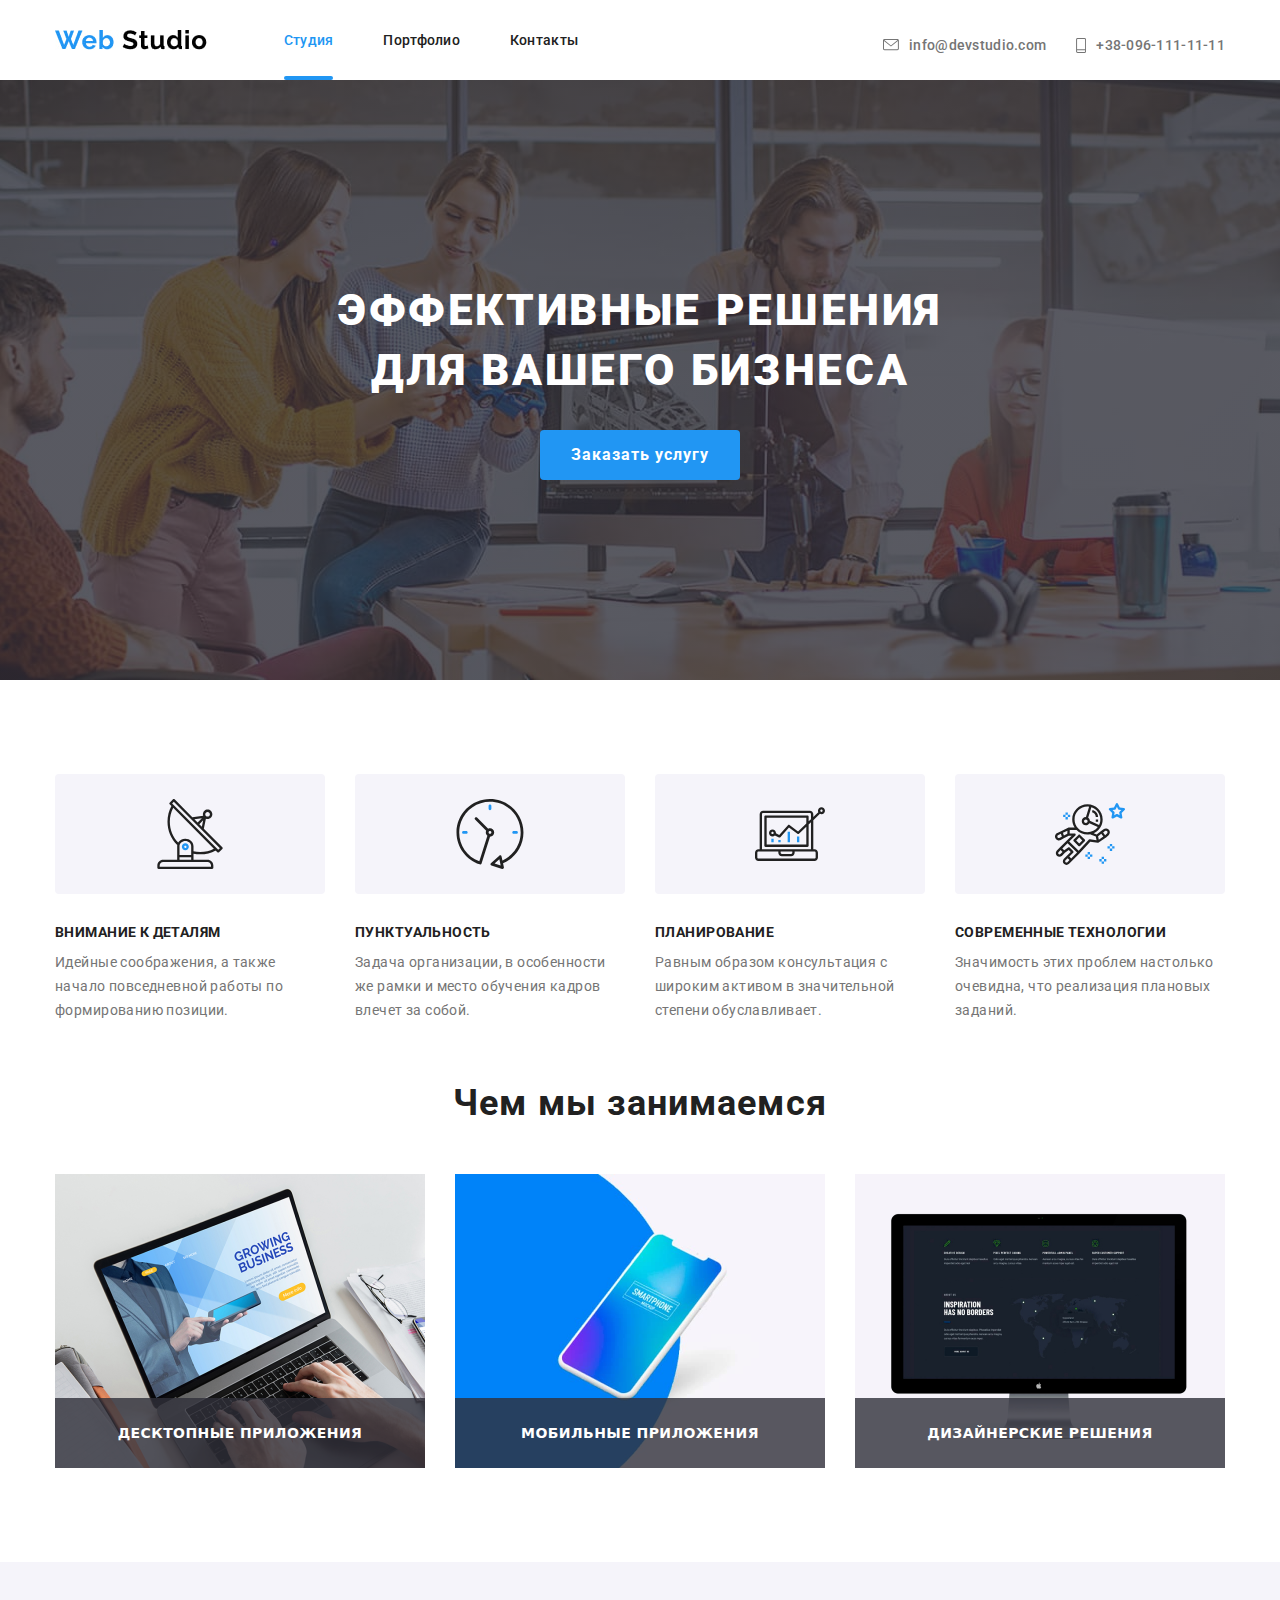
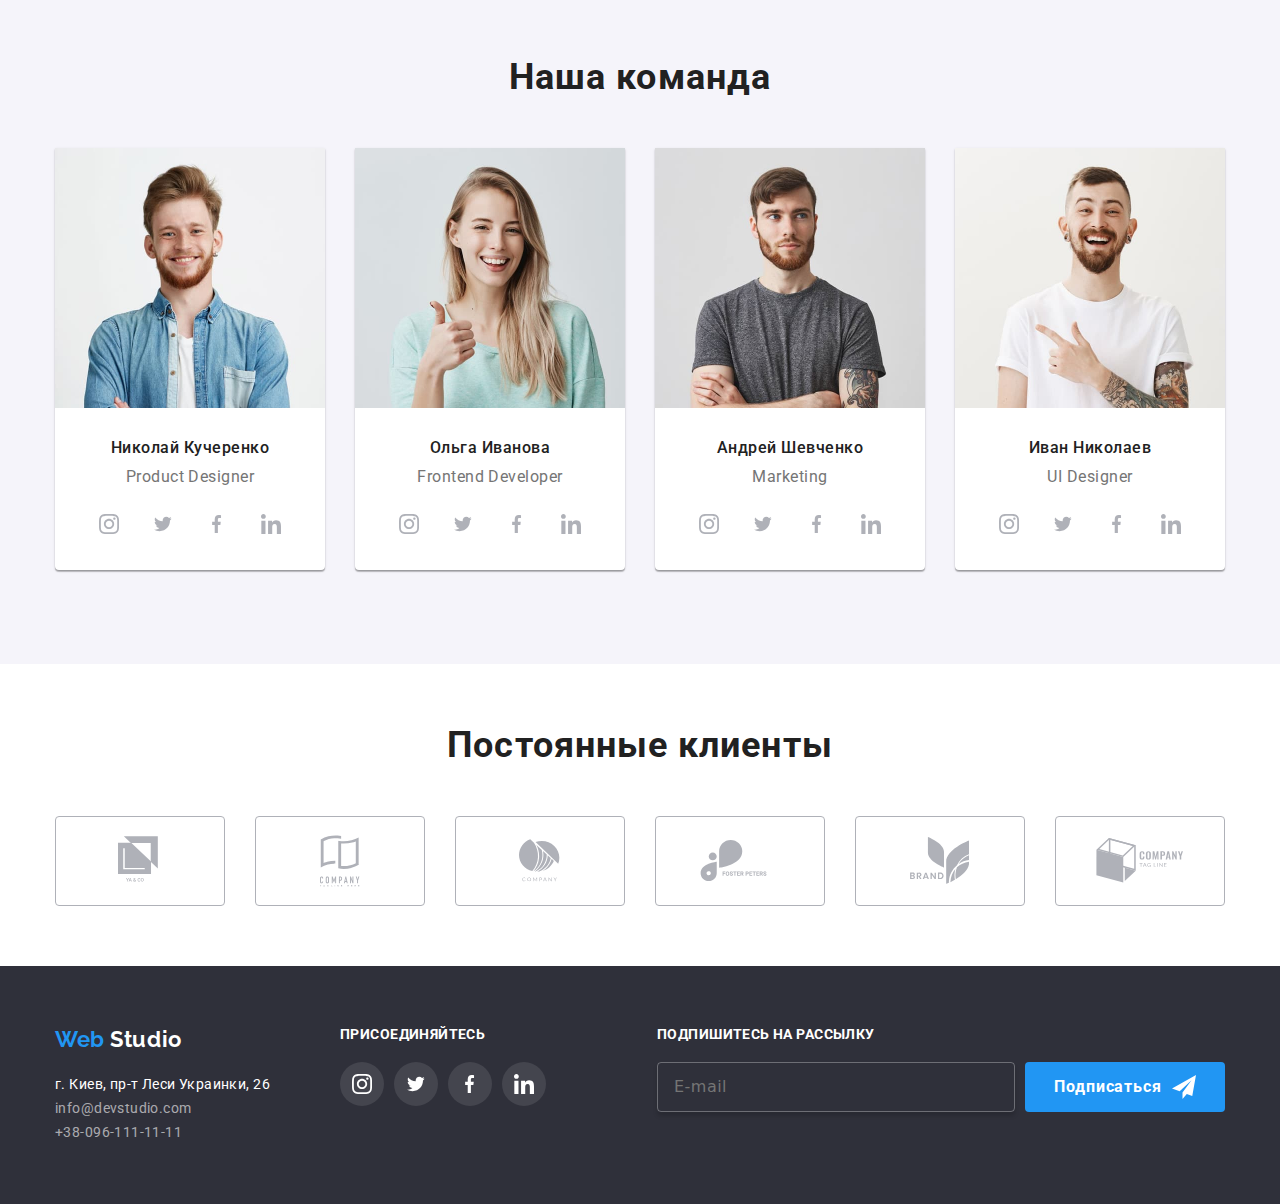
<file: index.html>
<!DOCTYPE html>
<html lang="en-ru">
  <head>
    <meta charset="UTF-8" />
    <meta name="viewport" content="width=device-width, initial-scale=1.0" />
    <title>Document</title>
    <link href="https://fonts.googleapis.com/css2?family=Raleway:wght@700&family=Roboto:wght@400;500;700;900&display=swap" rel="stylesheet" />
    <link rel="stylesheet" href="https://cdnjs.cloudflare.com/ajax/libs/modern-normalize/0.7.0/modern-normalize.min.css" />

    <!-- <link rel="stylesheet" href="./css/styles.css" /> -->
    <link rel="stylesheet" href="./css/main.min.css" />
    <link rel="stylesheet" href="./images/sprite.svg" />
  </head>

  <body>
    <header class="header">
      <div class="header-container">
        <a class="logo-link" href="#"><img src="./images/WebStudio.jpg" alt="Web Studio" /></a>

        <button type="button" class="mobile-menu-button" aria-expanded="false" aria-controls="nav-address-container" data-menu-button>
          <svg width="40" height="40" aria-label="Переключатель мобильного меню">
            <use class="icon-menu" href="./images/sprite.svg#icon-menu"></use>
            <use class="icon-cross" href="./images/sprite.svg#icon-cross"></use>
          </svg>
        </button>

        <div class="nav-address-container" id="nav-address-container" data-menu>
          <nav class="site-nav-container">
            <ul class="site-nav-list">
              <li class="site-nav-item"><a href="./index.html" class="site-nav-link active">Студия</a></li>
              <li class="site-nav-item"><a href="./portfolio.html" class="site-nav-link">Портфолио</a></li>
              <li class="site-nav-item"><a href="#" class="site-nav-link">Контакты</a></li>
            </ul>
          </nav>

          <address class="header-address-container">
            <ul class="header-address-list">
              <li class="header-address-item">
                <a class="header-address-link" href="#mailto:info@devstudio.com">
                  <svg class="header-address-icon envelope" width="16px" height="12px">
                    <use href="./images/sprite.svg#icon-envelope"></use>
                  </svg>
                  info@devstudio.com
                </a>
              </li>
              <li class="header-address-item">
                <a class="header-address-link" href="#tel:+380961111111">
                  <svg class="header-address-icon phone" width="10px" height="15px">
                    <use href="./images/sprite.svg#icon-phone"></use>
                  </svg>
                  +38-096-111-11-11
                </a>
              </li>
            </ul>
          </address>
        </div>
      </div>
    </header>

    <main>
      <section class="hero-section">
        <div class="hero-container">
          <h1 class="hero-title" lang="ru">
            Эффективные решения <br />
            для вашего бизнеса
          </h1>
          <button class="order-button" type="button" data-modal-open>Заказать услугу</button>
        </div>
      </section>

      <section class="features-section">
        <div class="features-container">
          <ul class="features-list">
            <!-- <li class="feachers-item icon-antenna"> -->
            <li class="feachers-item">
              <div class="feachers-icon-container">
                <svg class="feachers-icon">
                  <use class="feachers-svg" href="./images/sprite.svg#icon-antenna"></use>
                </svg>
              </div>
              <h2 class="features-title">Внимание к деталям</h2>
              <p class="features-text">
                Идейные соображения, а также начало повседневной работы по формированию позиции.
              </p>
            </li>

            <!-- <li class="feachers-item icon-clock"> -->
            <li class="feachers-item">
              <div class="feachers-icon-container">
                <svg class="feachers-icon">
                  <use class="feachers-svg" href="./images/sprite.svg#icon-clock"></use>
                </svg>
              </div>
              <h2 class="features-title">Пунктуальность</h2>
              <p class="features-text">
                Задача организации, в особенности же рамки и место обучения кадров влечет за собой.
              </p>
            </li>

            <!-- <li class="feachers-item icon-diagram"> -->
            <li class="feachers-item">
              <div class="feachers-icon-container">
                <svg class="feachers-icon">
                  <use class="feachers-svg" href="./images/sprite.svg#icon-diagram"></use>
                </svg>
              </div>
              <h2 class="features-title">Планирование</h2>
              <p class="features-text">
                Равным образом консультация с широким активом в значительной степени обуславливает.
              </p>
            </li>

            <!-- <li class="feachers-item icon-astronaut"> -->
            <li class="feachers-item">
              <div class="feachers-icon-container">
                <svg class="feachers-icon">
                  <use class="feachers-svg" href="./images/sprite.svg#icon-astronaut"></use>
                </svg>
              </div>
              <h2 class="features-title">Современные технологии</h2>
              <p class="features-text">
                Значимость этих проблем настолько очевидна, что реализация плановых заданий.
              </p>
            </li>
          </ul>
        </div>
      </section>

      <section class="doings-section">
        <div class="doings-container">
          <h3 class="page-title">Чем мы занимаемся</h3>
          <ul class="doings-list">
            <li class="doings-card">
              <picture>
                <source srcset="./images/appdesctope-desctope1x.jpg 370w, ./images/appdesctope-desctope2x.jpg 740w" media="(min-width: 1200px)" />
                <img class="doings-image" src="./images/appdesctope-desctope1x.jpg" alt="Десктопные приложения" />
              </picture>
              <h4 class="doings-text">Десктопные приложения</h4>
            </li>

            <li class="doings-card">
              <picture>
                <source srcset="./images/appmobile-desctope1x.jpg 370w, ./images/appmobile-desctope2x.jpg 740w" media="(min-width: 1200px)" />
                <img class="doings-image" src="./images/appmobile-desctope1x.jpg" alt="Мобильные приложения" />
              </picture>
              <h4 class="doings-text">Мобильные приложения</h4>
            </li>

            <li class="doings-card">
              <picture>
                <source srcset="./images/appdesigner-desctope1x.jpg 370w, ./images/appdesigner-desctope2x.jpg 740w" media="(min-width: 1200px)" />
                <img class="doings-image" src="./images/appdesigner-desctope1x.jpg" alt="Дизайнерские решения" />
              </picture>
              <h4 class="doings-text">Дизайнерские решения</h4>
            </li>
          </ul>
        </div>
      </section>

      <section class="team-section">
        <div class="team-container">
          <h3 class="page-title">Наша команда</h3>

          <ul class="team-list">
            <li class="emploee-card">
              <picture>
                <source srcset="./images/John-desktop1x270w.jpg 270w, ./images/John-desktop2x540w.jpg 540w" media="(min-width: 1200px)" />

                <source srcset="./images/John-tablet1x354w.jpg 354w, ./images/John-tablet2x708w.jpg 708w" media="(min-width: 768px)" />

                <source srcset="./images/John-mobile1xw450.jpg 450w, ./images/John-mobile2xw900.jpg 900w" media="(max-width: 767px)" />

                <img class="emploee-image" src="./images/John-mobile1xw450.jpg" alt="John_Smith" />
              </picture>

              <h4 class="emploee-name">Николай Кучеренко</h4>
              <p class="emploee-position">Product Designer</p>

              <ul class="emploee-social-list">
                <li class="emploee-social-item">
                  <a class="emploee-social-link" href="#">
                    <svg class="emploee-social-icon" width="20px" height="20px">
                      <use href="./images/sprite.svg#icon-instagram"></use>
                    </svg>
                  </a>
                </li>

                <li class="emploee-social-item">
                  <a class="emploee-social-link" href="#">
                    <svg class="emploee-social-icon" width="20px" height="16px">
                      <use href="./images/sprite.svg#icon-twitter"></use>
                    </svg>
                  </a>
                </li>

                <li class="emploee-social-item">
                  <a class="emploee-social-link" href="#">
                    <svg class="emploee-social-icon" width="10px" height="20px">
                      <use href="./images/sprite.svg#icon-facebook"></use>
                    </svg>
                  </a>
                </li>

                <li class="emploee-social-item">
                  <a class="emploee-social-link" href="#">
                    <svg class="emploee-social-icon" width="20px" height="20px">
                      <use href="./images/sprite.svg#icon-linkedin"></use>
                    </svg>
                  </a>
                </li>
              </ul>
            </li>

            <li class="emploee-card">
              <picture>
                <source srcset="./images/Marta-desktop1x270w.jpg 270w, ./images/Marta-desktop2x540w.jpg 540w" media="(min-width: 1200px)" />

                <source srcset="./images/Marta-tablet1x354w.jpg 354w, ./images/Marta-tablet2x708w.jpg 708w" media="(min-width: 768px)" />

                <source srcset="./images/Marta-mobile1x450w.jpg 450w, ./images/Marta-mobile2x900w.jpg 900w" media="(max-width: 767px)" />

                <img class="emploee-image" src="./images/Marta-mobile1x450w.jpg" alt="Marta_Stewart" />
              </picture>

              <h4 class="emploee-name">Ольга Иванова</h4>
              <p class="emploee-position">Frontend Developer</p>

              <ul class="emploee-social-list">
                <li class="emploee-social-item">
                  <a class="emploee-social-link" href="#">
                    <svg class="emploee-social-icon" width="20px" height="20px">
                      <use href="./images/sprite.svg#icon-instagram"></use>
                    </svg>
                  </a>
                </li>

                <li class="emploee-social-item">
                  <a class="emploee-social-link" href="#">
                    <svg class="emploee-social-icon" width="20px" height="16px">
                      <use href="./images/sprite.svg#icon-twitter"></use>
                    </svg>
                  </a>
                </li>

                <li class="emploee-social-item">
                  <a class="emploee-social-link" href="#">
                    <svg class="emploee-social-icon" width="10px" height="20px">
                      <use href="./images/sprite.svg#icon-facebook"></use>
                    </svg>
                  </a>
                </li>

                <li class="emploee-social-item">
                  <a class="emploee-social-link" href="#">
                    <svg class="emploee-social-icon" width="20px" height="20px">
                      <use href="./images/sprite.svg#icon-linkedin"></use>
                    </svg>
                  </a>
                </li>
              </ul>
            </li>

            <li class="emploee-card">
              <picture>
                <source srcset="./images/Robert-desktop1x270.jpg 270w, ./images/Robert-desktop2x540.jpg 540w" media="(min-width: 1200px)" />

                <source srcset="./images/Robert-tablet1x354.jpg 354w, ./images/Robert-tablet2x708.jpg 708w" media="(min-width: 768px)" />

                <source srcset="./images/Robert-mobile1x450w.jpg 450w, ./images/Robert-mobile2x900w.jpg 900w" media="(max-width: 767px)" />

                <img class="emploee-image" src="./images/Robert-mobile1x450w.jpg" alt="Robert_Jakis" />
              </picture>

              <h4 class="emploee-name">Андрей Шевченко</h4>
              <p class="emploee-position">Marketing</p>

              <ul class="emploee-social-list">
                <li class="emploee-social-item">
                  <a class="emploee-social-link" href="#">
                    <svg class="emploee-social-icon" width="20px" height="20px">
                      <use href="./images/sprite.svg#icon-instagram"></use>
                    </svg>
                  </a>
                </li>

                <li class="emploee-social-item">
                  <a class="emploee-social-link" href="#">
                    <svg class="emploee-social-icon" width="20px" height="16px">
                      <use href="./images/sprite.svg#icon-twitter"></use>
                    </svg>
                  </a>
                </li>

                <li class="emploee-social-item">
                  <a class="emploee-social-link" href="#">
                    <svg class="emploee-social-icon" width="10px" height="20px">
                      <use href="./images/sprite.svg#icon-facebook"></use>
                    </svg>
                  </a>
                </li>

                <li class="emploee-social-item">
                  <a class="emploee-social-link" href="#">
                    <svg class="emploee-social-icon" width="20px" height="20px">
                      <use href="./images/sprite.svg#icon-linkedin"></use>
                    </svg>
                  </a>
                </li>
              </ul>
            </li>

            <li class="emploee-card">
              <picture>
                <source srcset="./images/Martin-desctop1x270w.jpg 270w, ./images/Martin-desctop2x540w.jpg 540w" media="(min-width: 1200px)" />

                <source srcset="./images/Martin-tablet1x354w.jpg 354w, ./images/Martin-tablet2x708w.jpg 708w" media="(min-width: 768px)" />

                <source srcset="./images/Martin-mobile1x450w.jpg 450w, ./images/Martin-mobile2x900w.jpg 900w" media="(max-width: 767px)" />

                <img class="emploee-image" src="./images/Martin-mobile1x450w.jpg" alt="Martin_Doe" />
              </picture>

              <h4 class="emploee-name">Иван Николаев</h4>
              <p class="emploee-position">UI Designer</p>

              <ul class="emploee-social-list">
                <li class="emploee-social-item">
                  <a class="emploee-social-link" href="#">
                    <svg class="emploee-social-icon" width="20px" height="20px">
                      <use href="./images/sprite.svg#icon-instagram"></use>
                    </svg>
                  </a>
                </li>

                <li class="emploee-social-item">
                  <a class="emploee-social-link" href="#">
                    <svg class="emploee-social-icon" width="20px" height="16px">
                      <use href="./images/sprite.svg#icon-twitter"></use>
                    </svg>
                  </a>
                </li>

                <li class="emploee-social-item">
                  <a class="emploee-social-link" href="#">
                    <svg class="emploee-social-icon" width="10px" height="20px">
                      <use href="./images/sprite.svg#icon-facebook"></use>
                    </svg>
                  </a>
                </li>

                <li class="emploee-social-item">
                  <a class="emploee-social-link" href="#">
                    <svg class="emploee-social-icon" width="20px" height="20px">
                      <use href="./images/sprite.svg#icon-linkedin"></use>
                    </svg>
                  </a>
                </li>
              </ul>
            </li>
          </ul>
        </div>
      </section>

      <section class="customers-section">
        <div class="customers-container">
          <h3 class="page-title">Постоянные клиенты</h3>

          <ul class="customers-list">
            <li class="customers-item">
              <a class="customers-link" href="">
                <svg class="customers-icon" width="44px" height="49px">
                  <use href="./images/sprite.svg#icon-logo1"></use>
                </svg>
              </a>
            </li>

            <li class="customers-item">
              <a class="customers-link" href="">
                <svg class="customers-icon" width="40px" height="52px">
                  <use href="./images/sprite.svg#icon-logo2"></use>
                </svg>
              </a>
            </li>

            <li class="customers-item">
              <a class="customers-link" href="">
                <svg class="customers-icon" width="41px" height="43px">
                  <use href="./images/sprite.svg#icon-logo3"></use>
                </svg>
              </a>
            </li>

            <li class="customers-item">
              <a class="customers-link" href="">
                <svg class="customers-icon" width="80px" height="42px">
                  <use href="./images/sprite.svg#icon-logo4"></use>
                </svg>
              </a>
            </li>

            <li class="customers-item">
              <a class="customers-link" href="">
                <svg class="customers-icon" width="59px" height="47px">
                  <use href="./images/sprite.svg#icon-logo5"></use>
                </svg>
              </a>
            </li>

            <li class="customers-item">
              <a class="customers-link" href="">
                <svg class="customers-icon" width="88px" height="45px">
                  <use href="./images/sprite.svg#icon-logo6"></use>
                </svg>
              </a>
            </li>
          </ul>
        </div>
      </section>
    </main>

    <footer class="footer-section">
      <div class="footer-container">
        <div class="address-joinus-container">
          <address class="footer-address">
            <div class="footer-logo">
              <span class="web-footer">Web</span>
              <span class="studio-footer">Studio</span>
            </div>

            <ul class="footer-address-container">
              <li footer-address-item><span class="location"> г. Киев, пр-т Леси Украинки, 26 </span></li>
              <li footer-address-item><a class="footer-address-link" href="#mailto:info@devstudio.com">info@devstudio.com</a></li>
              <li footer-address-item><a class="footer-address-link" href="#tel:+380961111111">+38-096-111-11-11</a></li>
            </ul>
          </address>

          <div class="join-us-container">
            <p class="join-text">Присоединяйтесь</p>

            <ul class="join-social-list">
              <li class="join-social-item">
                <a class="join-social-link" href="#">
                  <svg class="join-social-icon" width="20px" height="20px">
                    <use href="./images/sprite.svg#icon-instagram"></use>
                  </svg>
                </a>
              </li>

              <li class="join-social-item">
                <a class="join-social-link" href="#">
                  <svg class="join-social-icon" width="20px" height="16px">
                    <use href="./images/sprite.svg#icon-twitter"></use>
                  </svg>
                </a>
              </li>

              <li class="join-social-item">
                <a class="join-social-link" href="#">
                  <svg class="join-social-icon" width="10px" height="20px">
                    <use href="./images/sprite.svg#icon-facebook"></use>
                  </svg>
                </a>
              </li>

              <li class="join-social-item">
                <a class="join-social-link" href="#">
                  <svg class="join-social-icon" width="20px" height="20px">
                    <use href="./images/sprite.svg#icon-linkedin"></use>
                  </svg>
                </a>
              </li>
            </ul>
          </div>
        </div>

        <form class="subscribe-form">
          <p class="subscribe-text">Подпишитесь на рассылку</p>
          <div class="subscribe-container">
            <input class="subscribe-input" type="email" name="mail" placeholder="E-mail" />
            <button class="subscribe-button" type="submit">
              Подписаться
              <svg class="icon-send" width="24px" height="24px">
                <use href="./images/sprite.svg#icon-iconsend"></use>
              </svg>
            </button>
          </div>
        </form>
      </div>
    </footer>

    <div class="backdrop is-hidden" data-modal>
      <form class="popup">
        <button class="popup-close" data-modal-close>
          <svg class="popup-close-icon">
            <use href="./images/sprite.svg#icon-close-black"></use>
          </svg>
        </button>

        <div class="popup-title"><b>Оставьте свои данные, мы Вам перезвоним</b></div>

        <div class="popup-field">
          <!-- for="name" для id="name" -->
          <input class="popup-field-input" type="text" name="name" id="name" placeholder=" " />
          <label class="popup-field-label" for="name">Имя</label>

          <svg class="popup-icon" version="1.1" xmlns="http://www.w3.org/2000/svg" width="12" height="12" viewBox="0 0 32 32">
            <title>person</title>
            <path
              d="M16 16c4.418 0 8-3.582 8-8s-3.582-8-8-8v0c-4.418 0-8 3.582-8 8s3.582 8 8 8v0zM16 20c-5.339 0-16 2.68-16 8v2c0 1.099 0.901 2 2 2h28c1.099 0 2-0.901 2-2v-2c0-5.32-10.661-8-16-8z"
            ></path>
          </svg>
        </div>

        <div class="popup-field">
          <input class="popup-field-input" type="tel" name="telephone" id="telephone" placeholder=" " />
          <label class="popup-field-label" for="telephone">Телефон</label>

          <svg class="popup-icon" version="1.1" xmlns="http://www.w3.org/2000/svg" width="13" height="13" viewBox="0 0 32 32">
            <title>telephone</title>
            <path
              d="M27.419 20.853l-4.201-0.48c-0.116-0.014-0.25-0.023-0.385-0.023-0.909 0-1.732 0.369-2.328 0.964l-3.045 3.045c-4.718-2.435-8.467-6.185-10.835-10.764l-0.065-0.139 3.063-3.056c0.597-0.596 0.966-1.42 0.966-2.33 0-0.135-0.008-0.268-0.024-0.399l0.002 0.016-0.48-4.169c-0.199-1.655-1.595-2.926-3.287-2.926-0.001 0-0.003 0-0.004 0h-2.864c-1.87-0.005-3.424 1.55-3.31 3.417 0.878 14.126 12.174 25.408 26.286 26.286 1.867 0.114 3.424-1.44 3.424-3.31v-2.862c0-0.005 0-0.010 0-0.016 0-1.681-1.266-3.067-2.897-3.256l-0.015-0.001z"
            ></path>
          </svg>
        </div>

        <div class="popup-field">
          <input class="popup-field-input" type="email" name="mail" id="mail" placeholder=" " />
          <label class="popup-field-label" for="mail">Почта</label>

          <svg class="popup-icon" version="1.1" xmlns="http://www.w3.org/2000/svg" width="15" height="12" viewBox="0 0 43 32">
            <title>post</title>
            <path
              d="M37.333 0h-32c-2.2 0-3.981 1.8-3.981 4l-0.019 24c0 2.2 1.8 4 4 4h32c2.2 0 4-1.8 4-4v-24c0-2.2-1.8-4-4-4zM36.533 8.501l-14.139 8.837c-0.302 0.188-0.668 0.3-1.060 0.3s-0.758-0.112-1.069-0.305l0.009 0.005-14.141-8.84c-0.503-0.301-0.835-0.843-0.835-1.463 0-0.938 0.761-1.699 1.699-1.699 0.349 0 0.673 0.105 0.943 0.285l-0.006-0.004 13.4 8.381 13.4-8.381c0.264-0.176 0.588-0.282 0.937-0.282 0.938 0 1.699 0.761 1.699 1.699 0 0.62-0.332 1.162-0.828 1.459l-0.008 0.004z"
            ></path>
          </svg>
        </div>

        <div class="popup-field">
          <textarea class="popup-field-textarea" name="comment" id="comment" rows="10" placeholder=" "></textarea>
          <label class="textarea-field-label" for="comment">Комментарий</label>
        </div>

        <!-- 
          <div class="accept-conditions">
            <input class="accept-conditions-box" type="checkbox" name="accept-mailing" id="popup-checkbox" />
            <label class="accept-conditions-text" for="popup-checkbox">Соглашаюсь с рассылкой и принимаю <a class="conditions-text" href="#">Условия договора</a></label>
          </div>
           -->

        <div class="accept-conditions">
          <label class="accept-conditions-checkbox">
            <input class="accept-conditions-box visually-hidden" type="checkbox" name="accept-mailing" />
            <span class="accept-conditions-text"
              >Соглашаюсь с рассылкой и принимаю
              <a class="conditions-text" href="#">Условия договора</a>
            </span>
          </label>
        </div>

        <button class="popup-send-button" type="submit" data-modal-close>Отправить</button>
      </form>
    </div>

    <script src="./js/modal.js"></script>
    <script src="./js/menu.js"></script>
  </body>
</html>
</file>
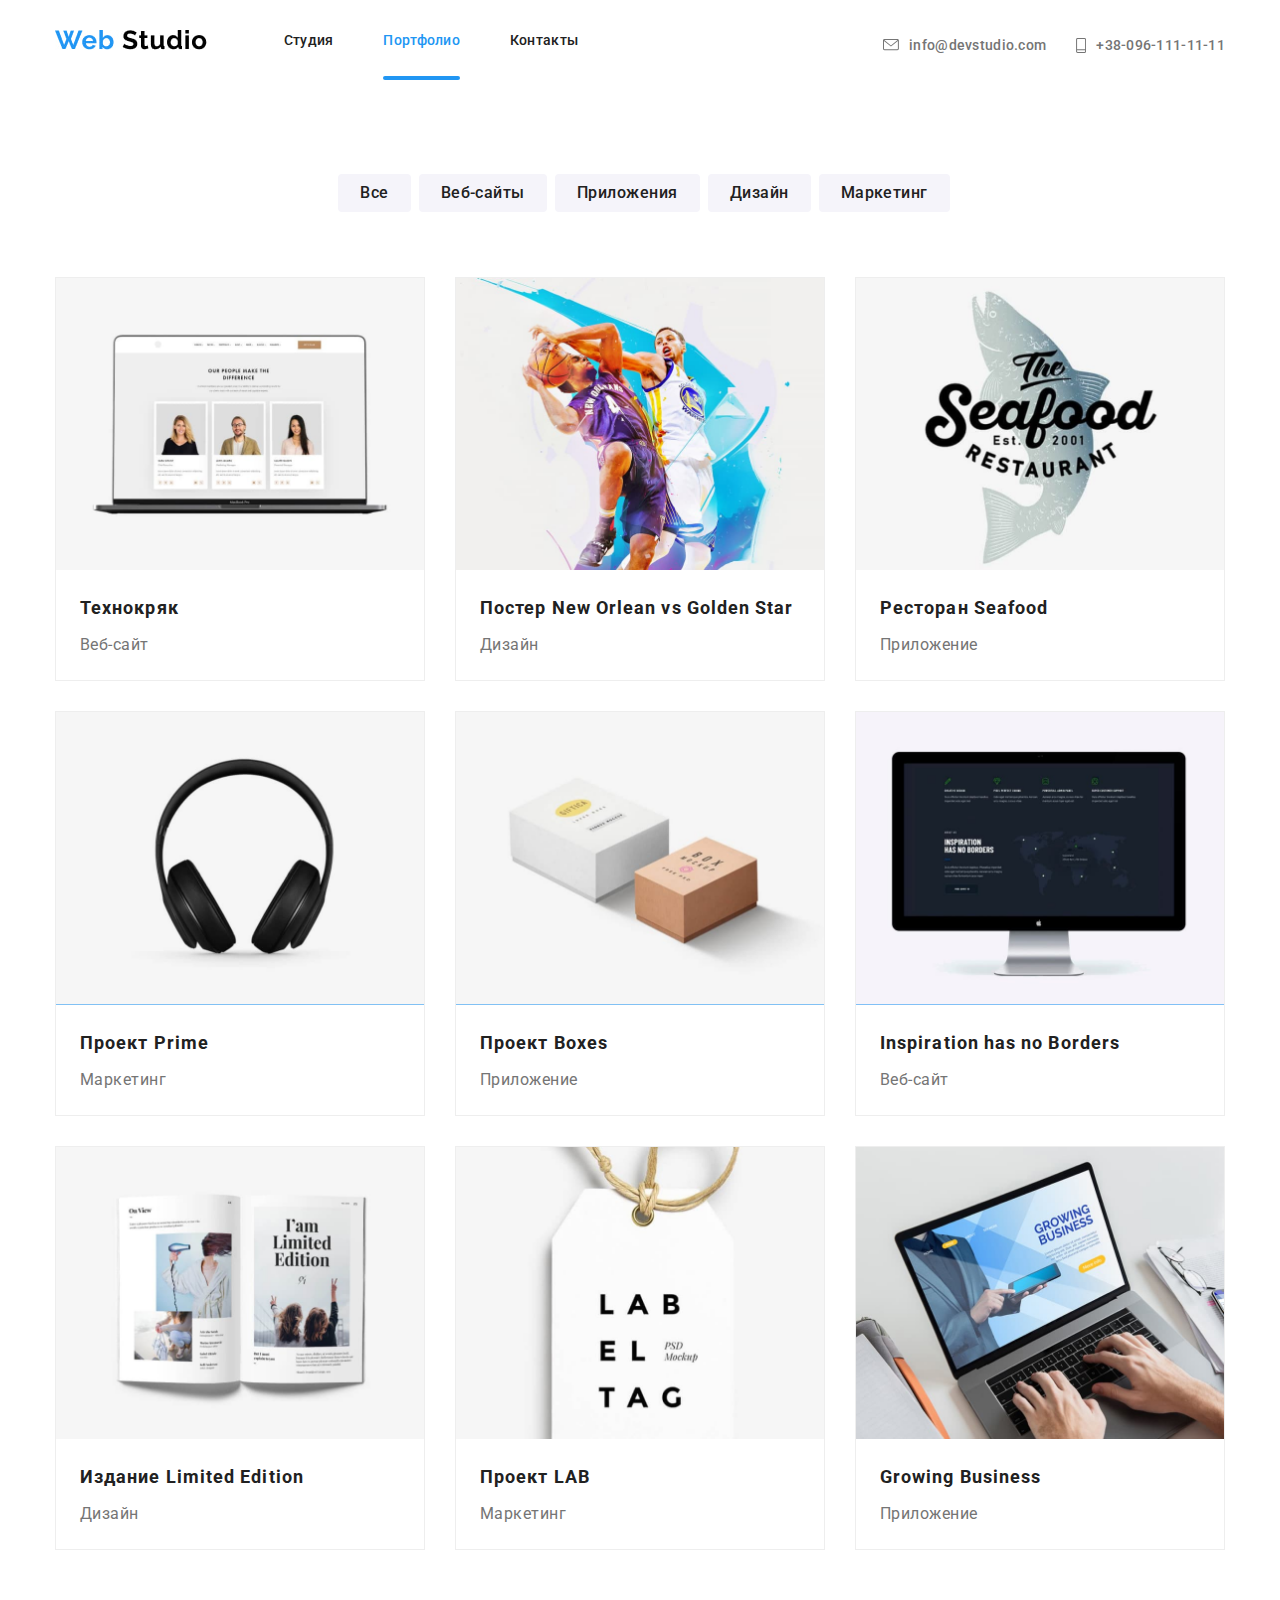
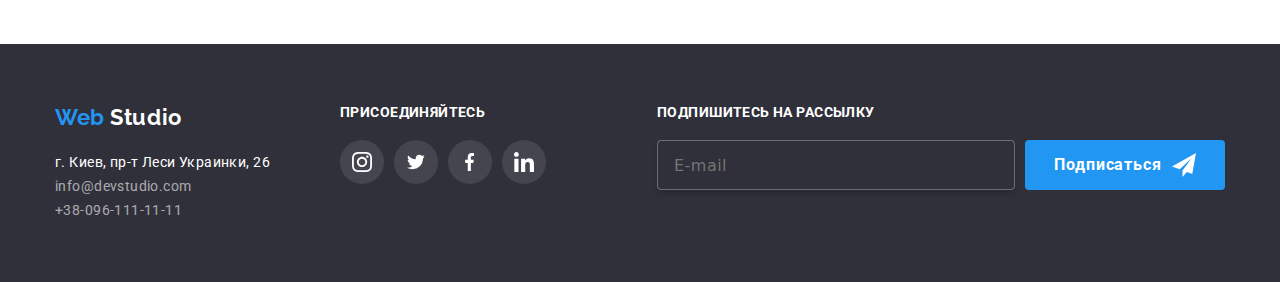
<file: portfolio.html>
<!DOCTYPE html>
<html lang="en-ru">
  <head>
    <meta charset="UTF-8" />
    <meta name="viewport" content="width=device-width, initial-scale=1.0" />
    <title>Document</title>
    <link href="https://fonts.googleapis.com/css2?family=Raleway:wght@700&family=Roboto:wght@400;500;700;900&display=swap" rel="stylesheet" />
    <link rel="stylesheet" href="https://cdnjs.cloudflare.com/ajax/libs/modern-normalize/0.7.0/modern-normalize.min.css" />

    <!-- <link rel="stylesheet" href="./css/styles.css" /> -->
    <link rel="stylesheet" href="./css/main.min.css" />
    <link rel="stylesheet" href="./images/sprite.svg" />
  </head>

  <body>
    <header class="header">
      <div class="header-container">
        <a class="logo-link" href="#"><img src="./images/WebStudio.jpg" alt="Web Studio" /></a>

        <button type="button" class="mobile-menu-button" aria-expanded="false" aria-controls="nav-address-container" data-menu-button>
          <svg width="40" height="40" aria-label="Переключатель мобильного меню">
            <use class="icon-menu" href="./images/sprite.svg#icon-menu"></use>
            <use class="icon-cross" href="./images/sprite.svg#icon-cross"></use>
          </svg>
        </button>

        <div class="nav-address-container" id="nav-address-container" data-menu>
          <nav class="site-nav-container">
            <ul class="site-nav-list">
              <li class="site-nav-item"><a href="./index.html" class="site-nav-link">Студия</a></li>
              <li class="site-nav-item"><a href="./portfolio.html" class="site-nav-link active">Портфолио</a></li>
              <li class="site-nav-item"><a href="#" class="site-nav-link">Контакты</a></li>
            </ul>
          </nav>

          <address class="header-address-container">
            <ul class="header-address-list">
              <li class="header-address-item">
                <a class="header-address-link" href="#mailto:info@devstudio.com">
                  <svg class="header-address-icon envelope" width="16px" height="12px">
                    <use href="./images/sprite.svg#icon-envelope"></use>
                  </svg>
                  info@devstudio.com
                </a>
              </li>
              <li class="header-address-item">
                <a class="header-address-link" href="#tel:+380961111111">
                  <svg class="header-address-icon phone" width="10px" height="15px">
                    <use href="./images/sprite.svg#icon-phone"></use>
                  </svg>
                  +38-096-111-11-11
                </a>
              </li>
            </ul>
          </address>
        </div>
      </div>
      <!-- 
        <address class="address-container">
          <ul class="top-line-address">
            <li class="address-item"><a href="#mailto:info@devstudio.com" class="link">&#9993; info@devstudio.com</a></li>
            <li class="address-item"><a href="#tel:+380961111111" class="link">&#x1F4F1; +38-096-111-11-11</a></li>
          </ul>
        </address>
       -->
    </header>

    <main>
      <div class="buttons-container">
        <ul class="portfolio-buttons-list">
          <li><button type="button" class="portfolio-button">Все</button></li>
          <li><button type="button" class="portfolio-button">Веб-сайты</button></li>
          <li><button type="button" class="portfolio-button">Приложения</button></li>
          <li><button type="button" class="portfolio-button">Дизайн</button></li>
          <li><button type="button" class="portfolio-button">Маркетинг</button></li>
        </ul>
      </div>

      <div class="portfolio-card-container">
        <ul class="portfolio-card-list">
          <li class="portfolio-card">
            <a class="portfolio-card-info" href="">
              <div class="card-image-container">
                <picture>
                  <source
                    srcset="./images-portfolio/tekhnokryak-desktop1x370w.jpg 370w, ./images-portfolio/tekhnokryak-desktop2x740w.jpg 740w"
                    media="(min-width: 1200px)"
                  />

                  <source
                    srcset="./images-portfolio/tekhnokryak-tablet1x354w.jpg 354w, ./images-portfolio/tekhnokryak-tablet2x708w.jpg 708w"
                    media="(min-width: 768px)"
                  />

                  <source
                    srcset="./images-portfolio/tekhnokryak-mobile1x450w.jpg 450w, ./images-portfolio/tekhnokryak-mobile2x900w.jpg 900w"
                    media="(max-width: 767px)"
                  />

                  <img class="card-image" src="./images-portfolio/tekhnokryak-mobile1x450w.jpg" alt="Tehnokryak image" />
                </picture>

                <div class="portfolio-text-overlay">
                  <p class="portfolio-card-text">
                    Технокряк это современная площадка распространения коронавируса. Компании используют эту платформу для цифрового шпионажа и атак
                    на защищённые сервера конкурентов.
                  </p>
                </div>
              </div>

              <div class="card-titles-container">
                <h1 class="portfolio-title">Технокряк</h1>
                <p class="portfolio-subtitle">Веб-сайт</p>
              </div>
            </a>
          </li>

          <li class="portfolio-card">
            <a href="" class="portfolio-card-info">
              <div class="card-image-container">
                <picture>
                  <source
                    srcset="./images-portfolio/neworlean-desktop1x370w.jpg 370w, ./images-portfolio/neworlean-desktop2x740w.jpg 740w"
                    media="(min-width: 1200px)"
                  />

                  <source
                    srcset="./images-portfolio/neworlean-tablet1x354w.jpg 354w, ./images-portfolio/neworlean-tablet2x708w.jpg 708w"
                    media="(min-width: 768px)"
                  />

                  <source
                    srcset="./images-portfolio/neworlean-mobile1x450w.jpg 450w, ./images-portfolio/neworlean-mobile2x900w.jpg 900w"
                    media="(max-width: 767px)"
                  />

                  <img class="card-image" src="./images-portfolio/neworlean-mobile1x450w.jpg" alt="Nev Orlean image" />
                </picture>

                <div class="portfolio-text-overlay">
                  <p class="portfolio-card-text">
                    Технокряк это современная площадка распространения коронавируса. Компании используют эту платформу для цифрового шпионажа и атак
                    на защищённые сервера конкурентов.
                  </p>
                </div>
              </div>

              <div class="card-titles-container">
                <h2 class="portfolio-title">Постер New Orlean vs Golden Star</h2>
                <p class="portfolio-subtitle">Дизайн</p>
              </div>
            </a>
          </li>

          <li class="portfolio-card">
            <a class="portfolio-card-info" href="">
              <div class="card-image-container">
                <picture>
                  <source
                    srcset="./images-portfolio/seafood-desktop1x370w.jpg 370w, ./images-portfolio/seafood-desktop2x740w.jpg 740w"
                    media="(min-width: 1200px)"
                  />

                  <source
                    srcset="./images-portfolio/seafood-tablet1x354w.jpg 354w, ./images-portfolio/seafood-tablet2x708w.jpg 708w"
                    media="(min-width: 768px)"
                  />

                  <source
                    srcset="./images-portfolio/seafood-mobile1x450w.jpg 450w, ./images-portfolio/seafood-mobile2x900w.jpg 900w"
                    media="(max-width: 767px)"
                  />

                  <img class="card-image" src="./images-portfolio/seafood-mobile1x450w.jpg" alt="Seafood image" />
                </picture>

                <div class="portfolio-text-overlay">
                  <p class="portfolio-card-text">
                    Технокряк это современная площадка распространения коронавируса. Компании используют эту платформу для цифрового шпионажа и атак
                    на защищённые сервера конкурентов.
                  </p>
                </div>
              </div>

              <div class="card-titles-container">
                <h2 class="portfolio-title">Ресторан Seafood</h2>
                <p class="portfolio-subtitle">Приложение</p>
              </div>
            </a>
          </li>

          <li class="portfolio-card">
            <a class="portfolio-card-info" href="">
              <div class="card-image-container">
                <picture>
                  <source
                    srcset="./images-portfolio/Prime-desktop1x370w.jpg 370w, ./images-portfolio/Prime-desktop2x740w.jpg 740w"
                    media="(min-width: 1200px)"
                  />

                  <source
                    srcset="./images-portfolio/Prime-tablet1x354w.jpg 354w, ./images-portfolio/Prime-tablet2x708w.jpg 708w"
                    media="(min-width: 768px)"
                  />

                  <source
                    srcset="./images-portfolio/Prime-mobile1x450w.jpg 450w, ./images-portfolio/Prime-mobile2x900w.jpg 900w"
                    media="(max-width: 767px)"
                  />

                  <img class="card-image" src="./images-portfolio/Prime-mobile1x450w.jpg" alt="Prime image" />
                </picture>

                <div class="portfolio-text-overlay">
                  <p class="portfolio-card-text">
                    Технокряк это современная площадка распространения коронавируса. Компании используют эту платформу для цифрового шпионажа и атак
                    на защищённые сервера конкурентов.
                  </p>
                </div>
              </div>

              <div class="card-titles-container">
                <h2 class="portfolio-title">Проект Prime</h2>
                <p class="portfolio-subtitle">Маркетинг</p>
              </div>
            </a>
          </li>

          <li class="portfolio-card">
            <a class="portfolio-card-info" href="">
              <div class="card-image-container">
                <picture>
                  <source
                    srcset="./images-portfolio/boxes-desktop1x370w.jpg 370w, ./images-portfolio/boxes-desktop2x740w.jpg 740w"
                    media="(min-width: 1200px)"
                  />

                  <source
                    srcset="./images-portfolio/boxes-tablet1x354w.jpg 354w, ./images-portfolio/boxes-tablet2x708w.jpg 708w"
                    media="(min-width: 768px)"
                  />

                  <source
                    srcset="./images-portfolio/boxes-mobile1x450w.jpg 450w, ./images-portfolio/boxes-mobile2x900w.jpg 900w"
                    media="(max-width: 767px)"
                  />

                  <img class="card-image" src="./images-portfolio/boxes-mobile1x450w.jpg" alt="Boxes image" />
                </picture>

                <div class="portfolio-text-overlay">
                  <p class="portfolio-card-text">
                    Технокряк это современная площадка распространения коронавируса. Компании используют эту платформу для цифрового шпионажа и атак
                    на защищённые сервера конкурентов.
                  </p>
                </div>
              </div>

              <div class="card-titles-container">
                <h2 class="portfolio-title">Проект Boxes</h2>
                <p class="portfolio-subtitle">Приложение</p>
              </div>
            </a>
          </li>

          <li class="portfolio-card">
            <a class="portfolio-card-info" href="">
              <div class="card-image-container">
                <picture>
                  <source
                    srcset="./images-portfolio/inspiration-desktop1x370w.jpg 370w, ./images-portfolio/inspiration-desktop2x740w.jpg 740w"
                    media="(min-width: 1200px)"
                  />

                  <source
                    srcset="./images-portfolio/inspiration-tablet1x354w.jpg 354w, ./images-portfolio/inspiration-tablet2x708w.jpg 708w"
                    media="(min-width: 768px)"
                  />

                  <source
                    srcset="./images-portfolio/inspiration-mobile1x450w.jpg 450w, ./images-portfolio/inspiration-mobile2x900w.jpg 900w"
                    media="(max-width: 767px)"
                  />

                  <img class="card-image" src="./images-portfolio/inspiration-mobile1x450w.jpg" alt="Inspiration image" />
                </picture>

                <div class="portfolio-text-overlay">
                  <p class="portfolio-card-text">
                    Технокряк это современная площадка распространения коронавируса. Компании используют эту платформу для цифрового шпионажа и атак
                    на защищённые сервера конкурентов.
                  </p>
                </div>
              </div>

              <div class="card-titles-container">
                <h2 class="portfolio-title">Inspiration has no Borders</h2>
                <p class="portfolio-subtitle">Веб-сайт</p>
              </div>
            </a>
          </li>

          <li class="portfolio-card">
            <a class="portfolio-card-info" href="">
              <div class="card-image-container">
                <picture>
                  <source
                    srcset="./images-portfolio/limited-desktop1x370w.jpg 370w, ./images-portfolio/limited-desktop2x740w.jpg 740w"
                    media="(min-width: 1200px)"
                  />

                  <source
                    srcset="./images-portfolio/limited-tablet1x354w.jpg 354w, ./images-portfolio/limited-tablet2x708w.jpg 708w"
                    media="(min-width: 768px)"
                  />

                  <source
                    srcset="./images-portfolio/limited-mabile1x450w.jpg 450w, ./images-portfolio/limited-mabile2x900w.jpg 900w"
                    media="(max-width: 767px)"
                  />

                  <img class="card-image" src="./images-portfolio/limited-mabile1x450w.jpg" alt="Limited Edition image" />
                </picture>

                <div class="portfolio-text-overlay">
                  <p class="portfolio-card-text">
                    Технокряк это современная площадка распространения коронавируса. Компании используют эту платформу для цифрового шпионажа и атак
                    на защищённые сервера конкурентов.
                  </p>
                </div>
              </div>

              <div class="card-titles-container">
                <h2 class="portfolio-title">Издание Limited Edition</h2>
                <p class="portfolio-subtitle">Дизайн</p>
              </div>
            </a>
          </li>

          <li class="portfolio-card">
            <a class="portfolio-card-info" href="">
              <div class="card-image-container">
                <picture>
                  <source
                    srcset="./images-portfolio/lab-desktop1x370w.jpg 370w, ./images-portfolio/lab-desktop2x740w.jpg 740w"
                    media="(min-width: 1200px)"
                  />

                  <source
                    srcset="./images-portfolio/lab-tablet1x354w.jpg 354w, ./images-portfolio/lab-tablet2x708w.jpg 708w"
                    media="(min-width: 768px)"
                  />

                  <source
                    srcset="./images-portfolio/lab-mobile1x450w.jpg 450w, ./images-portfolio/lab-mobile2x900w.jpg 900w"
                    media="(max-width: 767px)"
                  />

                  <img class="card-image" src="./images-portfolio/lab-mobile1x450w.jpg" alt="LAB image" />
                </picture>

                <div class="portfolio-text-overlay">
                  <p class="portfolio-card-text">
                    Технокряк это современная площадка распространения коронавируса. Компании используют эту платформу для цифрового шпионажа и атак
                    на защищённые сервера конкурентов.
                  </p>
                </div>
              </div>

              <div class="card-titles-container">
                <h2 class="portfolio-title">Проект LAB</h2>
                <p class="portfolio-subtitle">Маркетинг</p>
              </div>
            </a>
          </li>

          <li class="portfolio-card">
            <a class="portfolio-card-info" href="">
              <div class="card-image-container">
                <picture>
                  <source
                    srcset="./images-portfolio/groving-desktop1x370w.jpg 370w, ./images-portfolio/groving-desktop2x740w.jpg 740w"
                    media="(min-width: 1200px)"
                  />

                  <source
                    srcset="./images-portfolio/groving-tablet1x354w.jpg 354w, ./images-portfolio/groving-tablet2x708w.jpg 708w"
                    media="(min-width: 768px)"
                  />

                  <source
                    srcset="./images-portfolio/groving-mobile1x450w.jpg 450w, ./images-portfolio/groving-mobile2x900w.jpg 900w"
                    media="(max-width: 767px)"
                  />

                  <img class="card-image" src="./images-portfolio/groving-mobile1x450w.jpg" alt="Growing image" />
                </picture>

                <div class="portfolio-text-overlay">
                  <p class="portfolio-card-text">
                    Технокряк это современная площадка распространения коронавируса. Компании используют эту платформу для цифрового шпионажа и атак
                    на защищённые сервера конкурентов.
                  </p>
                </div>
              </div>

              <div class="card-titles-container">
                <h2 class="portfolio-title">Growing Business</h2>
                <p class="portfolio-subtitle">Приложение</p>
              </div>
            </a>
          </li>
        </ul>
      </div>
    </main>

    <footer class="footer-section">
      <div class="footer-container">
        <div class="address-joinus-container">
          <address class="footer-address">
            <div class="footer-logo">
              <span class="web-footer">Web</span>
              <span class="studio-footer">Studio</span>
            </div>

            <ul class="footer-address-container">
              <li footer-address-item><span class="location"> г. Киев, пр-т Леси Украинки, 26 </span></li>
              <li footer-address-item><a class="footer-address-link" href="#mailto:info@devstudio.com">info@devstudio.com</a></li>
              <li footer-address-item><a class="footer-address-link" href="#tel:+380961111111">+38-096-111-11-11</a></li>
            </ul>
          </address>

          <div class="join-us-container">
            <p class="join-text">Присоединяйтесь</p>

            <ul class="join-social-list">
              <li class="join-social-item">
                <a class="join-social-link" href="#">
                  <svg class="join-social-icon" width="20px" height="20px">
                    <use href="./images/sprite.svg#icon-instagram"></use>
                  </svg>
                </a>
              </li>

              <li class="join-social-item">
                <a class="join-social-link" href="#">
                  <svg class="join-social-icon" width="20px" height="16px">
                    <use href="./images/sprite.svg#icon-twitter"></use>
                  </svg>
                </a>
              </li>

              <li class="join-social-item">
                <a class="join-social-link" href="#">
                  <svg class="join-social-icon" width="10px" height="20px">
                    <use href="./images/sprite.svg#icon-facebook"></use>
                  </svg>
                </a>
              </li>

              <li class="join-social-item">
                <a class="join-social-link" href="#">
                  <svg class="join-social-icon" width="20px" height="20px">
                    <use href="./images/sprite.svg#icon-linkedin"></use>
                  </svg>
                </a>
              </li>
            </ul>
          </div>
        </div>

        <form class="subscribe-form">
          <p class="subscribe-text">Подпишитесь на рассылку</p>
          <div class="subscribe-container">
            <input class="subscribe-input" type="email" name="mail" placeholder="E-mail" />
            <button class="subscribe-button" type="submit">
              Подписаться
              <svg class="icon-send" width="24px" height="24px">
                <use href="./images/sprite.svg#icon-iconsend"></use>
              </svg>
            </button>
          </div>
        </form>
      </div>
    </footer>

    <script src="./js/menu.js"></script>
  </body>
</html>
</file>
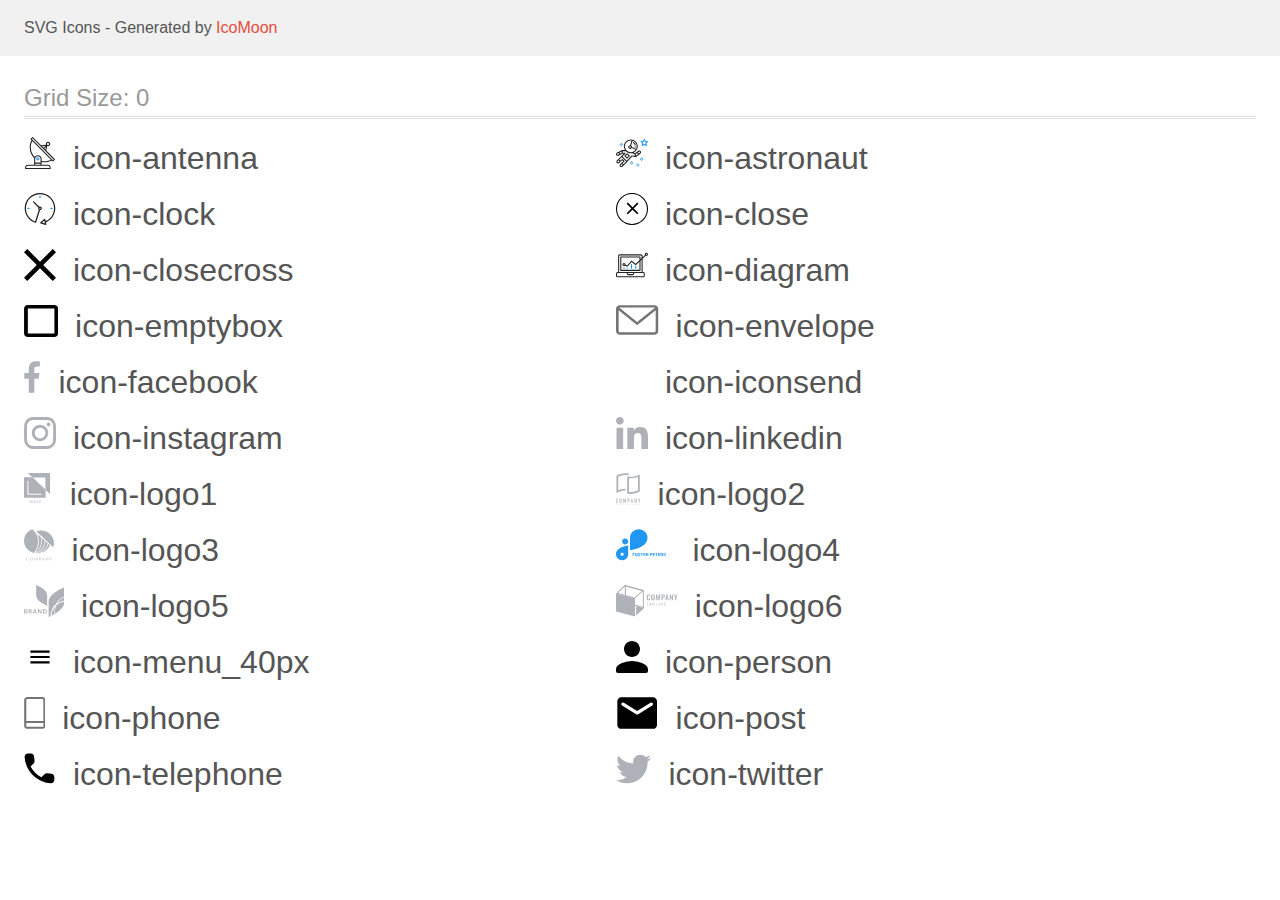
<file: icomoon/demo.html>
<!doctype html>
<html>
<head>
    <title>IcoMoon - SVG Icons</title>
    <meta charset="utf-8">
    <meta name="viewport" content="width=device-width, initial-scale=1">
    <link rel="stylesheet" href="demo-files/demo.css">
    <link rel="stylesheet" href="style.css">
</head>
<body>
<svg aria-hidden="true" style="position: absolute; width: 0; height: 0; overflow: hidden;" version="1.1" xmlns="http://www.w3.org/2000/svg" xmlns:xlink="http://www.w3.org/1999/xlink">
<defs>
<symbol id="icon-antenna" viewBox="0 0 32 32">
<path fill="#212121" style="fill: var(--color1, #212121)" d="M30.773 22.098l-8.443-8.505 0.937-4.616c0.225 0.090 0.485 0.144 0.758 0.146h0.007c0.008 0 0.017 0 0.026 0 1.192 0 2.159-0.967 2.159-2.159s-0.967-2.159-2.159-2.159c-1.192 0-2.159 0.967-2.159 2.159 0 0.259 0.046 0.508 0.13 0.739l-0.005-0.015-4.96 0.606-8.091-8.133c-0.096-0.098-0.229-0.159-0.376-0.16h-0c-0.14 0.001-0.274 0.057-0.373 0.155l-1.512 1.504c-0.096 0.097-0.156 0.23-0.156 0.377s0.060 0.281 0.156 0.377v0l0.814 0.825c-1.143 2.062-1.816 4.522-1.816 7.139 0 4.106 1.656 7.824 4.336 10.525l-0.001-0.001c0.043 0.041 0.092 0.074 0.146 0.097-0.032 0.164-0.051 0.353-0.052 0.546v6.188h-6.4c-1.472 0.001-2.666 1.194-2.667 2.666v1.067c0 0.295 0.239 0.534 0.534 0.534h24.534c0.294 0 0.533-0.239 0.533-0.534v-1.067c-0.002-1.472-1.195-2.665-2.666-2.666h-6.4v-2.742c1.003 0.21 2.024 0.317 3.049 0.32 2.58-0.003 5.005-0.663 7.117-1.822l-0.077 0.039 0.818 0.823c0.099 0.101 0.235 0.159 0.376 0.16 0.14-0.001 0.274-0.057 0.373-0.155l1.512-1.504c0.096-0.097 0.156-0.23 0.156-0.377s-0.060-0.281-0.156-0.377v0zM23.28 6.233c0.193-0.192 0.459-0.31 0.752-0.31 0.589 0 1.067 0.478 1.067 1.066s-0.477 1.066-1.067 1.066c-0 0-0 0-0 0h-0.004c-0.587-0.003-1.061-0.479-1.061-1.066 0-0.295 0.12-0.563 0.314-0.756l0-0h-0.002zM22.024 9.737l-0.598 2.946-1.175-1.183 1.774-1.763zM21.419 8.835l-1.92 1.909-1.486-1.493 3.406-0.416zM24.004 28.8c0.884 0 1.6 0.716 1.6 1.6v0 0.534h-23.466v-0.534c0-0.884 0.716-1.6 1.6-1.6v0h20.267zM16.538 26.666v1.067h-5.334v-1.067h5.334zM11.204 25.6v-4.053c0-1.294 1.196-2.346 2.667-2.346s2.667 1.053 2.667 2.346v4.053h-5.334zM17.604 23.904v-2.357c0-1.882-1.675-3.413-3.733-3.413-0.017-0-0.038-0-0.058-0-1.353 0-2.54 0.707-3.213 1.771l-0.009 0.016c-2.36-2.482-3.812-5.846-3.812-9.55 0-2.314 0.567-4.496 1.569-6.414l-0.036 0.077 18.602 18.709c-1.823 0.947-3.979 1.502-6.266 1.502-1.079 0-2.128-0.124-3.136-0.357l0.093 0.018zM28.893 23.22l-21.057-21.181 0.754-0.752 7.935 7.98c0.004 0 0.006 0.007 0.010 0.010l13.114 13.191-0.757 0.752z"></path>
<path fill="#2196f3" style="fill: var(--color2, #2196f3)" d="M13.876 20.267h-0.005c-0.001 0-0.002 0-0.002 0-0.884 0-1.6 0.716-1.6 1.6s0.715 1.599 1.597 1.6h0.005c0.001 0 0.001 0 0.002 0 0.884 0 1.6-0.716 1.6-1.6s-0.715-1.599-1.598-1.6h-0zM14.249 22.245c-0.096 0.096-0.229 0.155-0.376 0.155-0.294 0-0.533-0.239-0.533-0.533s0.237-0.532 0.531-0.533h0c0.293 0.001 0.531 0.239 0.531 0.533 0 0.148-0.060 0.282-0.157 0.378l-0 0h0.005z"></path>
</symbol>
<symbol id="icon-astronaut" viewBox="0 0 32 32">
<path fill="#2196f3" style="fill: var(--color2, #2196f3)" d="M31.974 4.524c-0.064-0.191-0.227-0.332-0.427-0.362l-0.003-0-1.91-0.278-0.855-1.731c-0.179-0.365-0.777-0.365-0.956 0l-0.855 1.731-1.911 0.278c-0.26 0.039-0.457 0.26-0.457 0.528 0 0.15 0.062 0.285 0.161 0.382l1.383 1.348-0.326 1.903c-0.034 0.2 0.048 0.402 0.212 0.522 0.087 0.064 0.195 0.102 0.313 0.102 0.091 0 0.177-0.023 0.252-0.064l-0.003 0.001 1.708-0.899 1.709 0.899c0.072 0.038 0.157 0.061 0.247 0.061 0.295 0 0.534-0.239 0.534-0.534 0-0.031-0.003-0.062-0.008-0.092l0 0.003-0.326-1.903 1.383-1.348c0.099-0.097 0.16-0.232 0.16-0.382 0-0.059-0.010-0.116-0.027-0.169l0.001 0.004zM29.511 5.851c-0.125 0.122-0.183 0.299-0.153 0.472l0.191 1.114-1.001-0.526c-0.072-0.039-0.158-0.061-0.248-0.061s-0.176 0.023-0.251 0.063l0.003-0.001-1.001 0.526 0.192-1.114c0.005-0.027 0.008-0.058 0.008-0.090 0-0.15-0.062-0.285-0.161-0.382l-0.811-0.789 1.119-0.163c0.174-0.025 0.324-0.134 0.402-0.292l0.5-1.013 0.501 1.013c0.078 0.158 0.228 0.267 0.402 0.292l1.119 0.162-0.809 0.79zM26.134 20.522h-1.067v1.067h1.067v-1.067zM26.134 22.656h-1.067v1.066h1.067v-1.066zM27.2 21.589h-1.067v1.067h1.067v-1.067z"></path>
<path fill="#2196f3" style="fill: var(--color2, #2196f3)" d="M25.067 21.589h-1.067v1.067h1.067v-1.067zM22.4 26.389h-1.067v1.067h1.067v-1.067zM22.4 28.523h-1.067v1.067h1.067v-1.067zM23.466 27.456h-1.067v1.067h1.067v-1.067zM21.334 27.456h-1.067v1.067h1.067v-1.067zM16 24.256h-1.067v1.067h1.067v-1.067zM16 26.389h-1.067v1.067h1.067v-1.067zM17.067 25.322h-1.067v1.067h1.067v-1.067zM14.933 25.322h-1.066v1.067h1.066v-1.067zM5.867 6.122h-1.067v1.066h1.067v-1.066zM5.867 8.256h-1.067v1.066h1.067v-1.066zM6.933 7.189h-1.067v1.067h1.066v-1.067zM4.8 7.189h-1.067v1.067h1.067v-1.067z"></path>
<path fill="#212121" style="fill: var(--color1, #212121)" d="M24.715 14.16c-0.28-0.376-0.698-0.636-1.179-0.703l-0.009-0.001c-0.076-0.012-0.164-0.018-0.254-0.018-0.411 0-0.789 0.139-1.090 0.373l0.004-0.003-1.253 0.96-1.898 1.417-1.358-0.541c2.421-1.086 4.113-3.508 4.113-6.32 0-3.823-3.122-6.934-6.961-6.934s-6.961 3.11-6.961 6.934c0 1.386 0.415 2.674 1.12 3.759l-2.768-0.024c-0.009 0-0.016 0.005-0.023 0.005-0.056 0.003-0.11 0.014-0.159 0.033l0.004-0.001c-0.013 0.005-0.026 0.007-0.038 0.013-0.006 0.003-0.013 0.003-0.019 0.006l-3.233 1.596c-0 0-0.001 0-0.001 0.001l-1.893 0.91c-0.024 0.011-0.045 0.023-0.064 0.036l0.001-0.001c-0.482 0.324-0.795 0.867-0.795 1.483 0 0.297 0.073 0.577 0.201 0.823l-0.005-0.010c0.22 0.424 0.592 0.742 1.043 0.885l0.013 0.003c0.161 0.053 0.345 0.083 0.537 0.083 0.308 0 0.598-0.078 0.851-0.216l-0.009 0.005 1.388-0.738 2.264-1.169 1.357-0.008-5.442 5.415c0 0.001-0.001 0.001-0.001 0.001l-1.339 1.333c-0.303 0.299-0.49 0.714-0.49 1.173 0 0.002 0 0.004 0 0.005v-0c0 0.445 0.174 0.863 0.49 1.178 0.301 0.3 0.717 0.485 1.176 0.485 0.001 0 0.002 0 0.004 0h-0c0.428 0 0.854-0.162 1.18-0.485l1.314-1.309 1.741-1.3 0.901 0.897-3.102 3.088c-0.303 0.299-0.491 0.714-0.491 1.173 0 0.001 0 0.003 0 0.004v-0c0 0.445 0.174 0.864 0.49 1.179 0.302 0.3 0.717 0.485 1.176 0.485 0.001 0 0.002 0 0.003 0h-0c0.427 0 0.855-0.162 1.18-0.485l4.488-4.472c0.007-0.006 0.016-0.009 0.022-0.016l5.166-5.658 3.471 0.494c0.025 0.004 0.050 0.006 0.075 0.006 0.065 0 0.127-0.016 0.187-0.038 0.018-0.006 0.033-0.015 0.050-0.023 0.019-0.010 0.039-0.015 0.058-0.027l3.213-2.133c0.012-0.008 0.018-0.021 0.029-0.030 0.013-0.010 0.029-0.014 0.041-0.026l1.271-1.191c0.348-0.326 0.564-0.787 0.564-1.3 0-0.4-0.132-0.769-0.355-1.067l0.003 0.005zM2.13 17.77c-0.173 0.093-0.37 0.112-0.558 0.052-0.294-0.093-0.504-0.364-0.504-0.683 0-0.236 0.114-0.445 0.29-0.575l0.002-0.001 1.314-0.632 0.316 0.924 0.133 0.389-0.992 0.527zM5.627 15.942l-1.548 0.8-0.255-0.746-0.184-0.537 2.027-1.001-0.040 1.484zM20.727 9.322c0 0.918-0.219 1.785-0.599 2.56l-4.181-1.899c-0.044-0.575-0.342-1.072-0.782-1.384l-0.006-0.004 1.463-4.861c2.378 0.756 4.105 2.974 4.105 5.588zM8.938 9.322c0-3.235 2.644-5.867 5.894-5.867 0.253 0 0.5 0.022 0.745 0.053l-1.432 4.753c-0.019 0-0.037-0.006-0.057-0.006-0 0-0.001 0-0.001 0-1.032 0-1.869 0.835-1.872 1.867v0c0.003 1.031 0.84 1.867 1.872 1.867 0 0 0.001 0 0.001 0h-0c0.695 0 1.295-0.383 1.618-0.944l3.863 1.755c-1.075 1.446-2.795 2.389-4.737 2.389-3.25 0-5.894-2.632-5.894-5.867zM14.895 10.122c0 0.441-0.362 0.8-0.806 0.8-0 0-0.001 0-0.001 0-0.443 0-0.802-0.358-0.804-0.8v-0c0-0.441 0.361-0.8 0.806-0.8s0.806 0.359 0.806 0.8zM2.464 25.146c-0.11 0.109-0.261 0.176-0.428 0.176s-0.317-0.067-0.427-0.175l0 0c-0.109-0.108-0.176-0.257-0.176-0.422s0.067-0.314 0.176-0.422l0-0 0.962-0.959 0.852 0.848-0.959 0.955zM5.678 28.88c-0.11 0.109-0.261 0.176-0.428 0.176s-0.317-0.067-0.427-0.175l0 0c-0.109-0.108-0.176-0.257-0.176-0.422s0.067-0.314 0.176-0.422l0-0 0.963-0.959 0.852 0.848-0.96 0.955zM9.16 25.411l-0.001 0.001-1.765 1.76-0.852-0.848 1.765-1.757c0.040-0.040 0.065-0.088 0.090-0.136 0.007-0.014 0.020-0.026 0.026-0.040 0.016-0.041 0.019-0.085 0.026-0.128 0.003-0.025 0.014-0.048 0.014-0.073 0-0.036-0.013-0.070-0.020-0.106-0.006-0.032-0.006-0.064-0.019-0.096-0.025-0.053-0.055-0.098-0.092-0.138l0 0c-0.010-0.012-0.014-0.027-0.025-0.038h-0.001s0-0.001-0.001-0.002l-1.607-1.6c-0.017-0.017-0.039-0.024-0.058-0.038-0.025-0.021-0.054-0.040-0.084-0.057l-0.003-0.001c-0.027-0.012-0.058-0.023-0.090-0.031l-0.003-0.001c-0.030-0.009-0.065-0.017-0.101-0.020l-0.002-0c-0.007-0-0.015-0.001-0.023-0.001-0.026 0-0.051 0.002-0.075 0.005l0.003-0c-0.036 0.005-0.069 0.009-0.104 0.021-0.036 0.013-0.068 0.028-0.097 0.046l0.002-0.001c-0.020 0.011-0.042 0.015-0.061 0.029l-1.773 1.324-0.901-0.897 2.399-2.386 4.361 4.289-0.928 0.919zM15.979 18.394c-0.015-0.002-0.030 0.004-0.045 0.003-0.008-0-0.017-0.001-0.026-0.001-0.031 0-0.062 0.003-0.092 0.008l0.003-0c-0.070 0.011-0.132 0.035-0.187 0.070l0.002-0.001c-0.031 0.019-0.058 0.039-0.083 0.062l0-0c-0.013 0.011-0.028 0.016-0.040 0.029l-4.698 5.146-4.328-4.256 2.833-2.818c0.096-0.097 0.156-0.23 0.156-0.377 0-0.295-0.239-0.534-0.534-0.534-0.001 0-0.001 0-0.002 0h0l-2.219 0.013 0.028-1.607 3.104 0.027c1.264 1.297 3.027 2.101 4.978 2.101 0.001 0 0.002 0 0.003 0h-0c0.438 0 0.864-0.046 1.28-0.122 0.040 0.032 0.080 0.064 0.129 0.085l2.41 0.96 0.152 0.759 0.178 0.885-3.003-0.427zM20.020 18.572l-0.313-1.558 1.446-1.080 0.946 1.257-2.080 1.381zM23.774 15.741l-0.838 0.785-0.931-1.237 0.831-0.637c0.155-0.119 0.351-0.168 0.543-0.143 0.193 0.027 0.364 0.128 0.48 0.284 0.088 0.117 0.141 0.265 0.141 0.426 0 0.206-0.087 0.391-0.226 0.521l-0 0z"></path>
<path fill="#212121" style="fill: var(--color1, #212121)" d="M13.602 18.544l-2.143-2.134c-0.096-0.096-0.229-0.155-0.376-0.155s-0.28 0.059-0.376 0.155l-2.143 2.133c-0.097 0.097-0.156 0.23-0.156 0.378s0.060 0.281 0.156 0.378l-0-0 2.143 2.134c0.096 0.096 0.229 0.156 0.376 0.156s0.28-0.059 0.376-0.156v0l2.143-2.134c0.097-0.097 0.157-0.23 0.157-0.378s-0.060-0.281-0.157-0.378l-0-0zM11.083 20.303l-1.387-1.381 1.386-1.381 1.387 1.381-1.387 1.381zM17.164 5.071l-0.258 1.036c0.071 0.018 1.738 0.452 1.738 2.149h1.067c0-2.017-1.666-2.965-2.547-3.184zM19.711 9.322h-1.067v1.066h1.067v-1.066z"></path>
</symbol>
<symbol id="icon-clock" viewBox="0 0 32 32">
<path fill="#212121" style="fill: var(--color1, #212121)" d="M31.296 15.301c-0.001-8.452-6.855-15.303-15.308-15.301s-15.303 6.855-15.301 15.308c0.002 6.788 4.422 12.543 10.541 14.545l0.108 0.031c0.061 0.019 0.123 0.029 0.187 0.029 0.12 0 0.238-0.032 0.342-0.094 0.135-0.080 0.236-0.207 0.283-0.357l3.865-12.25c1.054-0.004 1.906-0.859 1.906-1.913 0-1.056-0.856-1.913-1.913-1.913-0.303 0-0.59 0.071-0.845 0.196l0.011-0.005-5.106-5.107c-0.114-0.11-0.271-0.179-0.443-0.179-0.352 0-0.638 0.286-0.638 0.638 0 0.172 0.068 0.328 0.179 0.443l-0-0 5.103 5.109c-0.121 0.241-0.191 0.525-0.191 0.826 0 0.602 0.283 1.137 0.723 1.48l0.004 0.003-3.682 11.673c-7.278-2.681-11.004-10.754-8.324-18.032s10.754-11.004 18.032-8.323c7.278 2.681 11.004 10.754 8.323 18.032-1.345 3.581-4.003 6.406-7.374 7.938l-0.088 0.036-0.398-1.874c-0.063-0.291-0.318-0.506-0.624-0.506-0.164 0-0.313 0.062-0.426 0.163l0.001-0.001-3.837 3.426c-0.132 0.117-0.214 0.287-0.214 0.477 0 0.283 0.185 0.524 0.441 0.606l0.005 0.001 4.899 1.563c0.058 0.020 0.126 0.031 0.196 0.031 0.352 0 0.637-0.285 0.637-0.637 0-0.047-0.005-0.093-0.015-0.138l0.001 0.004-0.391-1.839c5.528-2.374 9.329-7.772 9.329-14.057 0-0.011 0-0.023-0-0.034v0.002zM15.992 14.664c0.352 0 0.638 0.286 0.638 0.638s-0.285 0.638-0.638 0.638v0c-0.352 0-0.638-0.286-0.638-0.638s0.286-0.638 0.638-0.638v0zM18.092 29.528l2.184-1.948 0.603 2.84-2.787-0.892z"></path>
<path fill="#2196f3" style="fill: var(--color2, #2196f3)" d="M15.354 3.185v1.275c0 0.352 0.286 0.638 0.638 0.638s0.638-0.285 0.638-0.638v0-1.275c0-0.352-0.285-0.638-0.638-0.638s-0.638 0.285-0.638 0.638v0zM3.876 14.664c-0.352 0-0.638 0.286-0.638 0.638s0.285 0.638 0.638 0.638h1.275c0.352 0 0.638-0.286 0.638-0.638s-0.285-0.638-0.638-0.638h-1.275zM28.108 15.939c0.352 0 0.638-0.286 0.638-0.638s-0.285-0.638-0.638-0.638h-1.275c-0.352 0-0.638 0.286-0.638 0.638s0.285 0.638 0.638 0.638h1.275z"></path>
</symbol>
<symbol id="icon-close" viewBox="0 0 32 32">
<path fill="#fff" style="fill: var(--color3, #fff)" d="M32 16c0 8.837-7.163 16-16 16s-16-7.163-16-16c0-8.837 7.163-16 16-16s16 7.163 16 16z"></path>
<path fill="none" stroke="#000" style="stroke: var(--color4, #000)" stroke-linejoin="miter" stroke-linecap="butt" stroke-miterlimit="4" stroke-width="1.0667" d="M31.467 16c0 8.542-6.925 15.467-15.467 15.467s-15.467-6.925-15.467-15.467c0-8.542 6.925-15.467 15.467-15.467s15.467 6.925 15.467 15.467z"></path>
<path fill="#000" style="fill: var(--color4, #000)" d="M22.4 10.782l-1.182-1.182-4.685 4.685-4.685-4.685-1.182 1.182 4.685 4.685-4.685 4.685 1.182 1.182 4.685-4.685 4.685 4.685 1.182-1.182-4.685-4.685 4.685-4.685z"></path>
</symbol>
<symbol id="icon-closecross" viewBox="0 0 32 32">
<path d="M32 3.223l-3.223-3.223-12.777 12.777-12.777-12.777-3.223 3.223 12.777 12.777-12.777 12.777 3.223 3.223 12.777-12.777 12.777 12.777 3.223-3.223-12.777-12.777 12.777-12.777z"></path>
</symbol>
<symbol id="icon-diagram" viewBox="0 0 32 32">
<path fill="#2196f3" style="fill: var(--color2, #2196f3)" d="M14.926 14.965h1.066v4.798h-1.066v-4.798zM19.19 17.097h1.066v2.665h-1.066v-2.665zM10.661 18.696h1.066v1.066h-1.066v-1.066zM7.463 18.163h1.066v1.6h-1.066v-1.6z"></path>
<path fill="#212121" style="fill: var(--color1, #212121)" d="M1.599 28.291h25.586c0 0 0 0 0 0 0.883 0 1.599-0.716 1.599-1.599v0-2.132c0-0.883-0.716-1.599-1.599-1.599v0h-0.533v-13.294l3.028-2.868c0.207 0.104 0.452 0.166 0.711 0.166 0.888 0 1.608-0.72 1.608-1.608s-0.72-1.608-1.608-1.608c-0.888 0-1.608 0.72-1.608 1.608 0 0.247 0.056 0.481 0.155 0.69l-0.004-0.010-2.281 2.162v-1.23c0-0.883-0.716-1.599-1.599-1.599v0h-21.323c-0.883 0-1.599 0.716-1.599 1.599v0 15.992h-0.533c-0.883 0-1.599 0.716-1.599 1.599v0 2.132c0 0.883 0.716 1.599 1.599 1.599v0zM30.384 4.837c0.294 0 0.533 0.239 0.533 0.533s-0.239 0.533-0.533 0.533v0c-0.294 0-0.533-0.239-0.533-0.533s0.239-0.533 0.533-0.533v0zM3.198 6.969c0-0.294 0.239-0.533 0.533-0.533h21.323c0.294 0 0.533 0.239 0.533 0.533v2.239l-1.066 1.013v-2.185c0-0.295-0.239-0.534-0.534-0.534h-19.189c-0.294 0-0.534 0.239-0.534 0.533v13.327c0 0.294 0.239 0.533 0.534 0.533h19.189c0.295 0 0.534-0.239 0.534-0.533v-9.675l1.066-1.010v12.283h-22.389v-15.991zM7.996 13.899c-0.001 0-0.003 0-0.005 0-0.883 0-1.599 0.716-1.599 1.599s0.716 1.599 1.599 1.599c0.432 0 0.824-0.172 1.112-0.45l-0 0 1.853 0.93c0.215 0.107 0.476 0.057 0.636-0.123l3.939-4.431 3.872 2.902c0.208 0.155 0.498 0.139 0.686-0.039l3.365-3.188v8.131h-18.123v-12.261h18.123v2.661l-3.771 3.572-3.904-2.927c-0.088-0.067-0.2-0.107-0.32-0.107-0.158 0-0.3 0.069-0.398 0.178l-0 0.001-3.993 4.493-1.493-0.746c0.010-0.056 0.017-0.123 0.020-0.19l0-0.003c0-0.883-0.716-1.599-1.599-1.599v0zM8.529 15.498c0 0.294-0.239 0.533-0.533 0.533s-0.533-0.239-0.533-0.533v0c0-0.294 0.239-0.533 0.533-0.533s0.533 0.239 0.533 0.533v0zM11.727 24.026h5.33v0.533c0 0.294-0.238 0.533-0.533 0.533h-4.265c-0.294 0-0.533-0.239-0.533-0.533v0-0.533zM1.067 24.56c0-0.294 0.238-0.533 0.533-0.533h9.062v0.533c0 0.883 0.716 1.599 1.599 1.599v0h4.265c0.883 0 1.599-0.716 1.599-1.599v0-0.533h9.062c0.294 0 0.533 0.239 0.533 0.533v2.132c0 0.294-0.239 0.533-0.533 0.533h-25.586c-0 0-0 0-0 0-0.294 0-0.533-0.239-0.533-0.533 0 0 0 0 0 0v0-2.132z"></path>
</symbol>
<symbol id="icon-emptybox" viewBox="0 0 34 32">
<path d="M30.34 3.556v24.887h-26.547v-24.887h26.547zM30.34 0h-26.547c-2.086 0-3.793 1.6-3.793 3.556v24.887c0 1.956 1.707 3.556 3.793 3.556h26.547c2.086 0 3.793-1.6 3.793-3.556v-24.887c0-1.956-1.707-3.556-3.793-3.556z"></path>
</symbol>
<symbol id="icon-envelope" viewBox="0 0 43 32">
<path fill="#757575" style="fill: var(--color5, #757575)" d="M38.667 0h-34.667c-2.205 0-4 1.675-4 3.733v22.405c0 2.059 1.795 3.733 4 3.733h34.667c2.205 0 4-1.675 4-3.733v-22.405c0-2.059-1.795-3.733-4-3.733zM38.667 2.488c0.181 0 0.355 0.037 0.512 0.099l-17.845 14.437-17.845-14.437c0.152-0.062 0.327-0.098 0.512-0.099h34.667zM38.667 27.381h-34.667c-0.736 0-1.333-0.557-1.333-1.243v-20.923l17.792 14.395c0.235 0.189 0.537 0.304 0.866 0.304 0.003 0 0.006 0 0.009-0h-0c0.002 0 0.005 0 0.008 0 0.329 0 0.631-0.115 0.869-0.306l-0.003 0.002 17.792-14.395v20.923c0 0.685-0.597 1.243-1.333 1.243z"></path>
</symbol>
<symbol id="icon-facebook" viewBox="0 0 18 32">
<path fill="#afb1b8" style="fill: var(--color6, #afb1b8)" d="M13.328 5.312h2.923v-5.088c-1.232-0.143-2.66-0.224-4.108-0.224-0.052 0-0.104 0-0.157 0l0.008-0c-4.213 0-7.099 2.65-7.099 7.52v4.48h-4.646v5.688h4.646v14.312h5.698v-14.31h4.462l0.707-5.69h-5.168v-3.92c0-1.643 0.443-2.768 2.734-2.768z"></path>
</symbol>
<symbol id="icon-iconsend" viewBox="0 0 32 32">
<path fill="#fff" style="fill: var(--color3, #fff)" d="M32 0l-32 18 10.227 3.787 15.773-14.787-11.997 16.187 0.009 0.003-0.012-0.003v8.813l5.735-6.691 7.267 2.691 4.999-28z"></path>
</symbol>
<symbol id="icon-instagram" viewBox="0 0 32 32">
<path fill="#afb1b8" style="fill: var(--color6, #afb1b8)" d="M31.968 9.408c-0.074-1.701-0.349-2.869-0.742-3.882-0.424-1.111-1.054-2.059-1.85-2.837l-0.001-0.001c-0.78-0.792-1.724-1.419-2.778-1.827l-0.054-0.018c-1.019-0.394-2.181-0.667-3.882-0.742-1.712-0.082-2.256-0.101-6.602-0.101-4.344 0-4.888 0.019-6.595 0.094-1.699 0.074-2.869 0.349-3.88 0.742-1.112 0.424-2.060 1.054-2.839 1.85l-0.001 0.001c-0.791 0.78-1.418 1.724-1.825 2.778l-0.018 0.054c-0.395 1.019-0.669 2.181-0.744 3.882-0.082 1.712-0.101 2.256-0.101 6.602 0 4.344 0.019 4.888 0.094 6.595 0.075 1.701 0.35 2.869 0.744 3.882 0.426 1.11 1.055 2.057 1.849 2.837l0.001 0.001c0.8 0.813 1.77 1.443 2.832 1.843 1.019 0.395 2.182 0.67 3.882 0.744 1.707 0.075 2.251 0.094 6.595 0.094 4.346 0 4.89-0.019 6.595-0.094 1.701-0.074 2.869-0.349 3.882-0.742 2.157-0.85 3.833-2.526 4.664-4.628l0.019-0.055c0.394-1.019 0.669-2.182 0.744-3.882 0.075-1.707 0.093-2.251 0.093-6.595s-0.006-4.888-0.080-6.595zM29.088 22.474c-0.070 1.563-0.333 2.406-0.55 2.97-0.552 1.399-1.64 2.486-3.004 3.024l-0.036 0.012c-0.56 0.219-1.411 0.482-2.968 0.55-1.688 0.075-2.194 0.094-6.464 0.094-4.269 0-4.782-0.019-6.464-0.094-1.563-0.069-2.406-0.331-2.97-0.55-0.721-0.269-1.334-0.676-1.836-1.192l-0.001-0.001c-0.517-0.503-0.924-1.117-1.184-1.803l-0.011-0.034c-0.218-0.563-0.48-1.413-0.549-2.97-0.075-1.688-0.094-2.195-0.094-6.464 0-4.27 0.019-4.784 0.094-6.464 0.069-1.563 0.331-2.406 0.549-2.97 0.269-0.722 0.678-1.337 1.198-1.837l0.002-0.002c0.504-0.517 1.119-0.923 1.806-1.182l0.034-0.011c0.56-0.219 1.411-0.48 2.968-0.55 1.688-0.074 2.195-0.093 6.464-0.093 4.275 0 4.782 0.019 6.464 0.093 1.563 0.069 2.406 0.331 2.97 0.55 0.693 0.256 1.325 0.662 1.837 1.194 0.531 0.52 0.938 1.144 1.195 1.84 0.218 0.56 0.48 1.411 0.549 2.968 0.075 1.688 0.094 2.194 0.094 6.464 0 4.269-0.019 4.768-0.094 6.458z"></path>
<path fill="#afb1b8" style="fill: var(--color6, #afb1b8)" d="M16.059 7.782c-4.539 0.002-8.218 3.682-8.219 8.221v0c0.091 4.471 3.737 8.060 8.221 8.060s8.13-3.589 8.221-8.052l0-0.009c-0.001-4.54-3.681-8.22-8.221-8.221h-0zM16.059 21.334c-2.945-0-5.332-2.388-5.332-5.333s2.388-5.333 5.333-5.333c0 0 0.001 0 0.001 0h-0c2.946 0 5.334 2.388 5.334 5.334s-2.388 5.334-5.334 5.334v0zM26.525 7.458c0 1.060-0.86 1.92-1.92 1.92s-1.92-0.86-1.92-1.92v0c0-1.060 0.86-1.92 1.92-1.92s1.92 0.86 1.92 1.92v0z"></path>
</symbol>
<symbol id="icon-linkedin" viewBox="0 0 32 32">
<path fill="#afb1b8" style="fill: var(--color6, #afb1b8)" d="M31.992 32h0.008v-11.738c0-5.741-1.235-10.163-7.947-10.163-3.227 0-5.392 1.77-6.277 3.45h-0.093v-2.914h-6.365v21.363h6.627v-10.578c0-2.786 0.528-5.48 3.978-5.48 3.398 0 3.45 3.179 3.45 5.658v10.402h6.619zM0.528 10.635h6.635v21.365h-6.635v-21.365zM3.843 0c-2.123 0-3.843 1.721-3.843 3.843v0c0 2.12 1.722 3.878 3.843 3.878 2.12 0 3.842-1.757 3.842-3.878s-1.72-3.841-3.841-3.843h-0z"></path>
</symbol>
<symbol id="icon-logo1" viewBox="0 0 29 32">
<path fill="#afb1b8" style="fill: var(--color6, #afb1b8)" d="M3.84 0l4.677 4.428h13.046v12.351l4.677 4.428v-21.206h-22.4z"></path>
<path fill="#afb1b8" style="fill: var(--color6, #afb1b8)" d="M0 4.241v20.6h21.76v-8.188l-13.105-12.407-8.655-0.005zM17.615 21.828h-14.172v-13.855h1.002v12.917h13.17v0.938zM6.266 28.662l0.524-1.078h0.438l-0.764 1.437v0.838h-0.397v-0.838l-0.764-1.437h0.439l0.524 1.078zM8.513 29.329h-0.881l-0.184 0.53h-0.411l0.859-2.275h0.355l0.861 2.275h-0.413l-0.186-0.53zM7.743 29.010h0.659l-0.33-0.944-0.33 0.944zM10.071 29.244c0-0.105 0.029-0.202 0.086-0.289 0.058-0.089 0.17-0.193 0.339-0.314-0.069-0.083-0.131-0.176-0.182-0.276l-0.004-0.008c-0.031-0.066-0.050-0.144-0.052-0.226v-0c0-0.179 0.054-0.319 0.163-0.422s0.254-0.156 0.437-0.156c0.166 0 0.301 0.049 0.406 0.147 0.106 0.097 0.16 0.218 0.16 0.361 0 0.001 0 0.002 0 0.003 0 0.096-0.027 0.186-0.074 0.262l0.001-0.002c-0.063 0.095-0.142 0.174-0.233 0.236l-0.003 0.002-0.155 0.113 0.44 0.518c0.063-0.125 0.095-0.264 0.095-0.417h0.33c0 0.28-0.065 0.509-0.196 0.689l0.334 0.396h-0.44l-0.128-0.152c-0.154 0.115-0.348 0.183-0.558 0.183-0.008 0-0.017-0-0.025-0l0.001 0c-0.225 0-0.405-0.060-0.54-0.179-0.124-0.11-0.202-0.27-0.202-0.447 0-0.007 0-0.014 0-0.021l-0 0.001zM10.824 29.587c0.128 0 0.248-0.043 0.359-0.128l-0.497-0.586-0.049 0.035c-0.125 0.095-0.188 0.203-0.188 0.325 0 0.105 0.034 0.191 0.102 0.256 0.066 0.061 0.156 0.099 0.254 0.099 0.006 0 0.013-0 0.019-0l-0.001 0zM10.614 28.121c0 0.088 0.054 0.197 0.161 0.33l0.173-0.118 0.049-0.039c0.059-0.052 0.097-0.128 0.097-0.212 0-0.003-0-0.006-0-0.009v0c0-0.001 0-0.001 0-0.002 0-0.059-0.026-0.112-0.067-0.149l-0-0c-0.042-0.040-0.099-0.064-0.162-0.064-0.003 0-0.006 0-0.009 0h0c-0.003-0-0.006-0-0.010-0-0.066 0-0.126 0.029-0.167 0.075l-0 0c-0.041 0.048-0.066 0.111-0.066 0.179 0 0.003 0 0.007 0 0.010v-0zM14.748 29.118c-0.023 0.243-0.113 0.432-0.269 0.568s-0.364 0.204-0.623 0.204c-0.181 0-0.341-0.043-0.48-0.128-0.139-0.089-0.248-0.214-0.317-0.362l-0.002-0.005c-0.074-0.16-0.117-0.347-0.117-0.544 0-0.003 0-0.005 0-0.008v0-0.212c0-0.214 0.038-0.403 0.114-0.567 0.077-0.164 0.186-0.29 0.326-0.378 0.143-0.089 0.307-0.133 0.494-0.133 0.251 0 0.453 0.068 0.606 0.205s0.243 0.329 0.268 0.578h-0.394c-0.019-0.163-0.067-0.281-0.144-0.353-0.076-0.073-0.188-0.109-0.336-0.109-0.172 0-0.304 0.063-0.397 0.189-0.092 0.125-0.138 0.309-0.141 0.552v0.202c0 0.246 0.044 0.433 0.132 0.563s0.218 0.194 0.387 0.194c0.155 0 0.272-0.035 0.35-0.105s0.128-0.186 0.148-0.348h0.394zM16.918 28.78c0 0.223-0.038 0.419-0.115 0.588-0.077 0.168-0.188 0.297-0.332 0.388-0.143 0.090-0.307 0.134-0.494 0.134-0.184 0-0.349-0.045-0.493-0.134-0.146-0.094-0.261-0.225-0.332-0.38l-0.002-0.006c-0.075-0.163-0.119-0.354-0.119-0.555 0-0.008 0-0.015 0-0.023v0.001-0.128c0-0.222 0.038-0.418 0.117-0.588s0.19-0.3 0.333-0.389c0.144-0.091 0.308-0.136 0.493-0.136s0.35 0.045 0.493 0.134c0.143 0.089 0.255 0.217 0.333 0.384s0.118 0.362 0.118 0.584v0.126zM16.522 28.662c0-0.252-0.048-0.445-0.143-0.58-0.085-0.123-0.225-0.202-0.384-0.202-0.007 0-0.015 0-0.022 0.001l0.001-0c-0.005-0-0.011-0-0.016-0-0.159 0-0.299 0.079-0.384 0.2l-0.001 0.002c-0.096 0.133-0.145 0.323-0.147 0.567v0.131c0 0.25 0.049 0.444 0.146 0.58s0.233 0.205 0.406 0.205c0.175 0 0.31-0.067 0.403-0.2 0.095-0.133 0.142-0.328 0.142-0.584v-0.118z"></path>
</symbol>
<symbol id="icon-logo2" viewBox="0 0 25 32">
<path fill="#afb1b8" style="fill: var(--color6, #afb1b8)" d="M10.447 1.806h0.084c0.156 0 0.324 0.015 0.49 0.030 0.734 0.052 1.463 0.162 2.18 0.329v-1.762c-0.652-0.172-1.42-0.299-2.207-0.357l-0.042-0.002c-0.254-0.020-0.571-0.035-0.889-0.043l-0.021-0h-0.263c-1.523 0.006-3.040 0.201-4.515 0.582-1.68 0.418-3.292 1.075-4.79 1.948v17.475c1.312-0.729 2.832-1.339 4.431-1.75l0.135-0.029c1.123-0.3 2.434-0.51 3.78-0.586l0.052-0.002h0.052c0.216-0.011 0.433-0.017 0.655-0.018v-1.791c-1.78 0.024-3.493 0.264-5.129 0.695l0.147-0.033c-0.603 0.157-1.185 0.326-1.731 0.513l-0.623 0.212v-13.626l0.266-0.128c1.89-0.918 4.096-1.513 6.424-1.649l0.047-0.002c0.008-0.001 0.018-0.001 0.028-0.001s0.020 0 0.029 0.001l-0.001-0c0.248-0.012 0.497-0.018 0.742-0.018h0.28c0.129 0.003 0.258 0.006 0.388 0.014z"></path>
<path fill="#afb1b8" style="fill: var(--color6, #afb1b8)" d="M14.838 3.651c-0.005 0-0.011 0-0.016 0-0.915 0-1.811-0.077-2.684-0.225l0.094 0.013c-0.277-0.047-0.55-0.103-0.814-0.164v17.275c1.12 0.277 2.271 0.412 3.425 0.404 1.607-0.007 3.162-0.218 4.643-0.61l-0.128 0.029c1.817-0.461 3.412-1.129 4.877-1.995l-0.085 0.047v-17.163c-1.311 0.728-2.83 1.338-4.429 1.751l-0.136 0.030c-1.551 0.399-3.145 0.603-4.746 0.609zM21.745 3.95l0.623-0.209v13.63l-0.266 0.129c-0.903 0.443-1.963 0.834-3.065 1.118l-0.119 0.026c-1.331 0.345-2.699 0.521-4.074 0.527-0.411 0-0.818-0.017-1.214-0.052l-0.426-0.038v-14.017l0.497 0.033c0.361 0.023 0.735 0.034 1.141 0.034 1.841-0.007 3.622-0.248 5.32-0.696l-0.147 0.033c0.777-0.203 1.355-0.38 1.924-0.576l-0.193 0.058zM1.684 25.977c-0.167-0.173-0.401-0.281-0.661-0.281-0.011 0-0.022 0-0.033 0.001l0.002-0c-0.004-0-0.009-0-0.014-0-0.139 0-0.272 0.028-0.393 0.078l0.007-0.003c-0.237 0.095-0.42 0.28-0.51 0.512l-0.002 0.006c-0.049 0.123-0.074 0.254-0.072 0.386v2.335c-0.006 0.164 0.026 0.328 0.092 0.479 0.055 0.12 0.135 0.226 0.234 0.313 0.093 0.078 0.203 0.135 0.32 0.166 0.114 0.031 0.231 0.048 0.349 0.048 0.13 0.001 0.258-0.026 0.377-0.081 0.351-0.156 0.591-0.5 0.591-0.901v-0.261h-0.61v0.208c0 0.004 0 0.008 0 0.013 0 0.070-0.013 0.137-0.038 0.199l0.001-0.004c-0.021 0.052-0.051 0.095-0.089 0.132l-0 0c-0.070 0.054-0.159 0.088-0.255 0.089h-0c-0.011 0.001-0.023 0.002-0.036 0.002-0.103 0-0.194-0.050-0.25-0.127l-0.001-0.001c-0.051-0.082-0.082-0.182-0.082-0.289 0-0.008 0-0.016 0.001-0.024l-0 0.001v-2.177c-0.004-0.121 0.022-0.24 0.075-0.349 0.056-0.087 0.153-0.143 0.262-0.143 0.013 0 0.025 0.001 0.038 0.002l-0.001-0c0.003-0 0.007-0 0.012-0 0.107 0 0.201 0.052 0.26 0.131l0.001 0.001c0.063 0.082 0.102 0.187 0.102 0.301 0 0.004-0 0.009-0 0.013v-0.001 0.202h0.604v-0.238c0-0.003 0-0.007 0-0.011 0-0.143-0.027-0.28-0.077-0.405l0.003 0.007c-0.048-0.128-0.117-0.237-0.205-0.329l0 0zM5.31 25.951c-0.186-0.158-0.429-0.255-0.694-0.257h-0c-0.124 0.001-0.247 0.023-0.364 0.066-0.252 0.090-0.45 0.276-0.556 0.511l-0.002 0.006c-0.062 0.142-0.092 0.297-0.089 0.452v2.239c-0.004 0.158 0.026 0.314 0.089 0.458 0.055 0.121 0.136 0.228 0.237 0.314 0.093 0.086 0.203 0.153 0.322 0.197 0.108 0.041 0.233 0.065 0.364 0.065 0.267 0 0.51-0.099 0.696-0.263l-0.001 0.001c0.098-0.088 0.176-0.194 0.231-0.314 0.063-0.144 0.093-0.301 0.089-0.458v-2.239c0-0.006 0-0.014 0-0.021 0-0.156-0.033-0.304-0.092-0.438l0.003 0.007c-0.057-0.128-0.135-0.237-0.23-0.327l-0-0zM5.025 28.969c0.001 0.010 0.001 0.022 0.001 0.034 0 0.114-0.047 0.217-0.123 0.29l-0 0c-0.077 0.065-0.177 0.104-0.287 0.104s-0.21-0.039-0.288-0.105l0.001 0.001c-0.076-0.073-0.123-0.175-0.123-0.288 0-0.013 0.001-0.025 0.002-0.037l-0 0.002v-2.239c-0.001-0.010-0.001-0.022-0.001-0.034 0-0.113 0.047-0.216 0.123-0.289l0-0c0.077-0.065 0.177-0.104 0.287-0.104s0.21 0.039 0.288 0.105l-0.001-0.001c0.076 0.073 0.123 0.175 0.123 0.289 0 0.012-0.001 0.024-0.002 0.036l0-0.002v2.24zM10.072 29.969v-4.24h-0.586l-0.77 2.244h-0.011l-0.777-2.244h-0.581v4.239h0.606v-2.578h0.011l0.593 1.823h0.302l0.598-1.823h0.011v2.578h0.605zM13.513 26.027c-0.093-0.105-0.211-0.185-0.342-0.232-0.124-0.042-0.267-0.066-0.416-0.066-0.008 0-0.016 0-0.024 0l0.001-0h-0.9v4.24h0.604v-1.656h0.311c0.188 0.009 0.375-0.031 0.545-0.116 0.139-0.078 0.251-0.188 0.329-0.32l0.002-0.004c0.070-0.113 0.117-0.238 0.138-0.369 0.021-0.133 0.033-0.287 0.033-0.444 0-0.013-0-0.027-0-0.040l0 0.002c0.006-0.203-0.014-0.407-0.059-0.606-0.043-0.153-0.12-0.284-0.223-0.39l0 0zM13.201 27.319c-0.003 0.081-0.023 0.157-0.057 0.224l0.001-0.003c-0.035 0.065-0.089 0.116-0.154 0.147l-0.002 0.001c-0.075 0.034-0.162 0.054-0.254 0.054-0.011 0-0.022-0-0.033-0.001l0.002 0h-0.275v-1.441h0.311c0.009-0 0.019-0.001 0.029-0.001 0.088 0 0.172 0.020 0.247 0.055l-0.004-0.002c0.062 0.036 0.111 0.090 0.141 0.154l0.001 0.002c0.033 0.074 0.051 0.155 0.053 0.236v0.282c0 0.098 0.006 0.201 0 0.291h-0.006zM16.374 25.729h-0.495l-0.934 4.24h0.604l0.177-0.911h0.823l0.178 0.911h0.604l-0.958-4.24zM15.817 28.481l0.297-1.537h0.011l0.295 1.537h-0.604zM20.277 28.283h-0.011l-0.913-2.554h-0.58v4.24h0.604v-2.55h0.012l0.923 2.549h0.569v-4.239h-0.604v2.554zM23.968 25.729l-0.486 1.686h-0.012l-0.486-1.686h-0.639l0.83 2.448v1.791h0.604v-1.791l0.83-2.447h-0.64zM0 31.166h0.291v0.817h0.198v-0.817h0.289v-0.167h-0.778v0.168zM2.447 30.998l-0.382 0.985h0.21l0.081-0.224h0.392l0.084 0.224h0.215l-0.391-0.985h-0.21zM2.417 31.593l0.134-0.365 0.134 0.365h-0.268zM4.866 31.62h0.228v0.127c-0.063 0.051-0.145 0.082-0.234 0.083h-0c-0.004 0-0.009 0-0.014 0-0.079 0-0.149-0.037-0.195-0.094l-0-0c-0.046-0.065-0.073-0.147-0.073-0.234 0-0.008 0-0.016 0.001-0.023l-0 0.001c0-0.219 0.095-0.329 0.283-0.329 0.006-0.001 0.014-0.001 0.021-0.001 0.097 0 0.178 0.067 0.201 0.157l0 0.001 0.194-0.038c-0.042-0.192-0.18-0.289-0.417-0.289-0.004-0-0.008-0-0.013-0-0.127 0-0.244 0.048-0.331 0.127l0-0c-0.088 0.087-0.143 0.208-0.143 0.342 0 0.013 0 0.026 0.002 0.038l-0-0.002c-0 0.007-0 0.015-0 0.023 0 0.132 0.048 0.254 0.127 0.347l-0.001-0.001c0.087 0.090 0.209 0.146 0.343 0.146 0.011 0 0.021-0 0.032-0.001l-0.001 0c0.005 0 0.010 0 0.016 0 0.155 0 0.296-0.060 0.402-0.157l-0 0v-0.388h-0.426v0.166zM7.337 30.998h-0.198v0.985h0.689v-0.167h-0.49v-0.817zM9.426 30.998h-0.199v0.985h0.199v-0.985zM11.468 31.655l-0.403-0.657h-0.193v0.985h0.185v-0.643l0.396 0.643h0.198v-0.985h-0.182v0.658zM13.315 31.549h0.49v-0.167h-0.49v-0.215h0.527v-0.168h-0.727v0.985h0.747v-0.167h-0.548v-0.266zM17.792 31.386h-0.388v-0.388h-0.198v0.984h0.198v-0.431h0.388v0.431h0.198v-0.985h-0.197v0.388zM19.649 31.549h0.492v-0.167h-0.492v-0.215h0.529v-0.168h-0.726v0.985h0.746v-0.167h-0.548v-0.266zM22.168 31.55c0.172-0.027 0.258-0.118 0.258-0.274 0.001-0.008 0.002-0.018 0.002-0.028 0-0.078-0.038-0.148-0.097-0.191l-0.001-0c-0.073-0.037-0.159-0.059-0.25-0.059-0.014 0-0.027 0-0.040 0.001l0.002-0h-0.417v0.985h0.197v-0.412h0.039c0.005-0 0.010-0 0.016-0 0.039 0 0.076 0.008 0.109 0.023l-0.002-0.001c0.029 0.018 0.053 0.042 0.070 0.072l0.215 0.313h0.236l-0.119-0.192c-0.054-0.096-0.128-0.175-0.216-0.235l-0.002-0.002zM21.969 31.413h-0.146v-0.247h0.156c0.013-0.001 0.027-0.002 0.042-0.002 0.057 0 0.111 0.009 0.162 0.026l-0.004-0.001c0.027 0.024 0.044 0.058 0.044 0.096 0 0.022-0.006 0.043-0.016 0.062l0-0.001c-0.009 0.017-0.022 0.032-0.037 0.043l-0 0c-0.049 0.015-0.105 0.024-0.162 0.024-0.013 0-0.027-0-0.040-0.001l0.002 0zM24.068 31.549h0.49v-0.167h-0.49v-0.215h0.529v-0.168h-0.728v0.985h0.747v-0.167h-0.548v-0.266z"></path>
</symbol>
<symbol id="icon-logo3" viewBox="0 0 31 32">
<path fill="#afb1b8" style="fill: var(--color6, #afb1b8)" d="M4.723 31.103c0.023 0.001 0.044 0.010 0.060 0.025v0l0.153 0.161c-0.119 0.13-0.266 0.234-0.431 0.304-0.194 0.077-0.401 0.115-0.61 0.109-0.009 0-0.020 0-0.031 0-0.196 0-0.383-0.038-0.554-0.106l0.010 0.004c-0.332-0.134-0.588-0.397-0.709-0.725l-0.003-0.009c-0.061-0.164-0.097-0.353-0.097-0.55 0-0.007 0-0.015 0-0.022v0.001c-0-0.007-0-0.015-0-0.023 0-0.198 0.038-0.387 0.108-0.56l-0.004 0.010c0.067-0.165 0.168-0.316 0.298-0.444 0.13-0.127 0.286-0.225 0.459-0.29 0.188-0.070 0.389-0.104 0.592-0.102 0.188-0.004 0.374 0.027 0.549 0.093 0.151 0.063 0.29 0.149 0.412 0.257l-0.129 0.171c-0.009 0.012-0.019 0.023-0.032 0.031l-0 0c-0.013 0.009-0.028 0.014-0.045 0.014-0.002 0-0.005-0-0.007-0l0 0c-0.021-0.002-0.039-0.008-0.056-0.019l0 0-0.069-0.045-0.096-0.059c-0.087-0.046-0.189-0.082-0.296-0.101l-0.006-0.001c-0.063-0.011-0.135-0.018-0.209-0.018-0.007 0-0.013 0-0.020 0h0.001c-0.005-0-0.010-0-0.016-0-0.147 0-0.288 0.028-0.417 0.079l0.008-0.003c-0.13 0.051-0.241 0.124-0.333 0.216l0-0c-0.095 0.099-0.169 0.216-0.216 0.342-0.054 0.145-0.080 0.298-0.079 0.452-0.002 0.156 0.025 0.313 0.079 0.46 0.046 0.126 0.119 0.242 0.212 0.341 0.088 0.093 0.196 0.165 0.318 0.212 0.125 0.049 0.259 0.074 0.394 0.073 0.078 0.001 0.156-0.004 0.234-0.015 0.127-0.015 0.247-0.057 0.354-0.122 0.054-0.034 0.104-0.071 0.151-0.113 0.019-0.018 0.045-0.029 0.073-0.030h0zM9.144 30.296c0.002 0.194-0.033 0.387-0.103 0.568-0.067 0.172-0.165 0.319-0.288 0.44l-0 0c-0.126 0.123-0.276 0.221-0.444 0.286l-0.009 0.003c-0.173 0.065-0.373 0.102-0.582 0.102s-0.409-0.037-0.594-0.106l0.012 0.004c-0.175-0.069-0.325-0.167-0.45-0.29l0 0c-0.123-0.123-0.222-0.271-0.288-0.436l-0.003-0.009c-0.065-0.169-0.103-0.364-0.103-0.568s0.038-0.399 0.107-0.579l-0.004 0.011c0.065-0.166 0.164-0.318 0.29-0.447 0.126-0.119 0.276-0.214 0.441-0.276l0.009-0.003c0.173-0.066 0.373-0.104 0.582-0.104s0.409 0.038 0.594 0.108l-0.012-0.004c0.17 0.066 0.324 0.164 0.452 0.29 0.127 0.127 0.224 0.275 0.289 0.439 0.071 0.182 0.106 0.376 0.104 0.571zM8.742 30.296c0-0.007 0-0.016 0-0.024 0-0.155-0.027-0.303-0.076-0.441l0.003 0.009c-0.087-0.256-0.278-0.457-0.522-0.554l-0.006-0.002c-0.126-0.047-0.271-0.075-0.423-0.075s-0.297 0.027-0.432 0.078l0.009-0.003c-0.251 0.099-0.443 0.299-0.528 0.55l-0.002 0.006c-0.097 0.298-0.097 0.615 0 0.912 0.087 0.256 0.279 0.457 0.524 0.552l0.006 0.002c0.273 0.097 0.573 0.097 0.846 0 0.124-0.048 0.234-0.121 0.324-0.214 0.092-0.1 0.162-0.216 0.205-0.341 0.052-0.147 0.076-0.301 0.073-0.456zM12.16 30.774l0.041 0.102c0.015-0.036 0.028-0.069 0.044-0.102 0.017-0.040 0.034-0.073 0.052-0.105l-0.003 0.005 0.978-1.694c0.019-0.030 0.036-0.048 0.056-0.053s0.043-0.009 0.066-0.009c0.005 0 0.010 0 0.015 0l-0.001-0h0.289v2.755h-0.342v-2.11c-0.001-0.014-0.001-0.031-0.001-0.048s0.001-0.033 0.002-0.050l-0 0.002-0.984 1.718c-0.013 0.026-0.033 0.048-0.057 0.062l-0.001 0c-0.023 0.014-0.052 0.022-0.082 0.022-0.001 0-0.002 0-0.002-0h-0.055c-0.030 0.001-0.060-0.007-0.084-0.022s-0.045-0.036-0.058-0.062l-0-0.001-1.012-1.73v2.212h-0.331v-2.75h0.289c0.004-0 0.009-0 0.014-0 0.024 0 0.046 0.003 0.068 0.010l-0.002-0c0.024 0.011 0.042 0.029 0.053 0.052l0 0.001 0.999 1.696c0.018 0.028 0.035 0.060 0.048 0.094l0.001 0.004zM15.841 30.638v1.031h-0.383v-2.75h0.854c0.010-0 0.021-0 0.033-0 0.158 0 0.311 0.022 0.455 0.063l-0.012-0.003c0.124 0.034 0.239 0.092 0.337 0.171 0.085 0.074 0.15 0.167 0.191 0.27 0.045 0.112 0.067 0.232 0.066 0.352 0.002 0.121-0.022 0.24-0.071 0.352-0.049 0.109-0.118 0.201-0.205 0.274l-0.001 0.001c-0.095 0.080-0.209 0.143-0.333 0.181l-0.007 0.002c-0.149 0.045-0.305 0.067-0.461 0.064l-0.463-0.007zM15.841 30.342h0.463c0.101 0.002 0.201-0.013 0.297-0.042 0.083-0.027 0.154-0.068 0.215-0.12l-0.001 0.001c0.056-0.049 0.1-0.11 0.129-0.178l0.001-0.003c0.029-0.066 0.046-0.144 0.046-0.225 0-0.003-0-0.005-0-0.008v0c0-0.008 0.001-0.018 0.001-0.028 0-0.071-0.015-0.138-0.041-0.199l0.001 0.003c-0.032-0.074-0.077-0.137-0.133-0.188l-0-0c-0.126-0.094-0.285-0.15-0.457-0.15-0.021 0-0.041 0.001-0.061 0.002l0.003-0h-0.463v1.134zM20.986 31.673h-0.302c-0.002 0-0.003 0-0.005 0-0.030 0-0.057-0.010-0.079-0.026l0 0c-0.021-0.017-0.038-0.038-0.049-0.063l-0-0.001-0.26-0.665h-1.307l-0.27 0.665c-0.011 0.025-0.027 0.046-0.047 0.061l-0 0c-0.022 0.017-0.051 0.028-0.081 0.028-0.002 0-0.003-0-0.005-0h-0.302l1.148-2.756h0.398l1.164 2.756zM19.091 30.65h1.080l-0.455-1.122c-0.030-0.070-0.060-0.157-0.083-0.245l-0.003-0.014-0.045 0.144c-0.015 0.049-0.029 0.088-0.045 0.126l0.003-0.009-0.452 1.119zM22.64 28.93c0.023 0.013 0.043 0.030 0.058 0.050l1.674 2.076v-2.139h0.342v2.756h-0.191c-0.001 0-0.003 0-0.005 0-0.027 0-0.052-0.006-0.074-0.017l0.001 0c-0.024-0.014-0.044-0.031-0.061-0.051l-0-0-1.674-2.075c0.002 0.031 0.002 0.063 0 0.095v2.049h-0.342v-2.756h0.203c0.024 0 0.047 0.004 0.068 0.013zM27.537 30.577v1.094h-0.383v-1.094l-1.058-1.66h0.342c0.002-0 0.005-0 0.007-0 0.028 0 0.054 0.009 0.075 0.024l-0-0c0.021 0.018 0.038 0.038 0.052 0.061l0.001 0.001 0.662 1.070c0.045 0.070 0.085 0.151 0.114 0.236l0.002 0.008 0.050-0.118c0.019-0.043 0.040-0.086 0.066-0.126l0.653-1.078c0.014-0.022 0.031-0.042 0.050-0.059l0-0c0.020-0.017 0.047-0.027 0.076-0.027 0.002 0 0.004 0 0.006 0h0.346l-1.060 1.667zM11.971 24.293c0.167 0.020 0.335 0.037 0.505 0.051 2.582-1.101 4.768-2.902 6.282-5.18s2.29-4.93 2.23-7.625l-2.846-2.712c0.189 0.894 0.297 1.921 0.297 2.974 0 2.015-0.396 3.937-1.115 5.694l0.036-0.1c-1.090 2.731-2.956 5.12-5.389 6.899z"></path>
<path fill="#afb1b8" style="fill: var(--color6, #afb1b8)" d="M10.954 24.167l0.077 0.015c2.6-1.773 4.583-4.247 5.692-7.104 0.627-1.564 0.99-3.377 0.99-5.275 0-1.296-0.17-2.553-0.488-3.75l0.023 0.102-4.054-3.862c1.269 2.396 2.014 5.238 2.014 8.254 0 0.702-0.040 1.394-0.119 2.075l0.008-0.083c-0.396 3.519-1.833 6.857-4.143 9.628zM24.704 14.724c-0.689 2.962-2.361 5.632-4.77 7.616-0.665 0.553-1.406 1.066-2.191 1.51l-0.075 0.039c2.039-0.578 3.804-1.556 5.285-2.851l-0.016 0.013c1.465-1.281 2.625-2.875 3.38-4.679l0.031-0.084-1.645-1.565z"></path>
<path fill="#afb1b8" style="fill: var(--color6, #afb1b8)" d="M24.060 14.288l-2.341-2.23c-0.053 2.681-0.865 5.162-2.23 7.249l0.032-0.053c-1.394 2.169-3.373 3.943-5.729 5.137h0.012c0.525 0 1.049-0.030 1.571-0.089 2.251-0.883 4.15-2.237 5.65-3.95l0.014-0.017c1.454-1.66 2.512-3.704 3.005-5.958l0.016-0.089zM11.294 2.664l-2.793-2.664c-2.497 0.919-4.644 2.535-6.16 4.636s-2.333 4.589-2.34 7.139c0.010 2.818 1.005 5.552 2.829 7.77s4.372 3.793 7.242 4.476c2.562-2.973 4.061-6.647 4.281-10.488s-0.851-7.648-3.059-10.87zM30.512 13.878c-0.010-3.343-1.408-6.547-3.89-8.91s-5.843-3.696-9.352-3.706c-1.622-0.002-3.229 0.284-4.741 0.841l17.099 16.29c0.559-1.335 0.884-2.886 0.884-4.513 0-0.001 0-0.001 0-0.002v0z"></path>
</symbol>
<symbol id="icon-logo4" viewBox="0 0 60 32">
<path fill="#2196f3" style="fill: var(--color2, #2196f3)" d="M9.229 9.548h-0.002c-1.684 0-3.049 1.331-3.049 2.971v0.002c0 1.64 1.365 2.971 3.048 2.971h0.002c1.684 0 3.049-1.331 3.049-2.971v-0.002c0-1.64-1.365-2.97-3.049-2.97zM31.73 8.599c-0.005-2.279-0.936-4.463-2.59-6.075-1.651-1.611-3.893-2.519-6.231-2.524-2.339 0.004-4.581 0.912-6.236 2.523s-2.585 3.797-2.59 6.076v12.566s17.645-1.915 17.647-12.564v-0.002zM0 25.289c0.008 1.659 0.697 3.155 1.801 4.226l0.002 0.001c1.121 1.086 2.65 1.756 4.336 1.758h0c1.686-0.001 3.215-0.671 4.337-1.759l-0.002 0.002c1.106-1.071 1.795-2.567 1.804-4.224v-8.746s-12.278 1.335-12.278 8.743zM6.14 26.855c-0.001 0-0.002 0-0.002 0-0.331 0-0.639-0.098-0.897-0.267l0.006 0.004c-0.262-0.171-0.466-0.41-0.589-0.693l-0.004-0.010c-0.077-0.177-0.122-0.382-0.122-0.598 0-0.109 0.011-0.215 0.033-0.317l-0.002 0.010c0.062-0.304 0.215-0.583 0.439-0.802 0.22-0.213 0.5-0.365 0.814-0.427l0.010-0.002c0.312-0.061 0.635-0.030 0.929 0.089s0.545 0.319 0.722 0.577c0.17 0.244 0.271 0.546 0.271 0.872 0 0.216-0.045 0.422-0.125 0.609l0.004-0.010c-0.080 0.191-0.199 0.365-0.348 0.511s-0.327 0.262-0.522 0.341c-0.182 0.076-0.394 0.12-0.616 0.12-0 0-0.001 0-0.001 0h0v-0.006zM18.672 25.884h-1.256v1.297h-0.655v-3.173h2.067v0.53h-1.412v0.819h1.255v0.528zM21.815 25.666c0 0.313-0.055 0.586-0.166 0.822s-0.269 0.417-0.475 0.545c-0.194 0.121-0.43 0.192-0.682 0.192-0.009 0-0.017-0-0.026-0l0.001 0c-0.263 0-0.498-0.063-0.704-0.19-0.208-0.131-0.373-0.314-0.476-0.533l-0.003-0.008c-0.109-0.23-0.173-0.5-0.173-0.785 0-0.009 0-0.018 0-0.028l-0 0.001v-0.158c0-0.313 0.056-0.588 0.168-0.825 0.113-0.238 0.272-0.42 0.477-0.547 0.207-0.128 0.442-0.192 0.707-0.192s0.499 0.064 0.704 0.192c0.206 0.127 0.365 0.309 0.477 0.547 0.114 0.237 0.17 0.511 0.17 0.822v0.141zM21.153 25.522c0-0.333-0.060-0.586-0.179-0.759-0.106-0.157-0.284-0.26-0.485-0.26-0.009 0-0.018 0-0.027 0.001l0.001-0c-0.007-0-0.016-0.001-0.025-0.001-0.201 0-0.378 0.102-0.482 0.256l-0.001 0.002c-0.119 0.17-0.179 0.42-0.181 0.749v0.155c0 0.324 0.060 0.576 0.179 0.755s0.29 0.268 0.514 0.268c0.008 0 0.017 0.001 0.026 0.001 0.2 0 0.375-0.101 0.479-0.255l0.001-0.002c0.118-0.173 0.177-0.424 0.179-0.755v-0.155zM23.936 26.348c0-0.006 0-0.012 0-0.018 0-0.107-0.051-0.203-0.13-0.264l-0.001-0.001c-0.087-0.067-0.244-0.137-0.471-0.21-0.209-0.065-0.388-0.139-0.558-0.227l0.019 0.009c-0.36-0.195-0.54-0.457-0.54-0.787 0-0.171 0.048-0.324 0.144-0.458 0.098-0.135 0.236-0.24 0.417-0.316s0.385-0.113 0.61-0.113c0.227 0 0.429 0.042 0.607 0.124s0.314 0.197 0.412 0.347c0.099 0.15 0.149 0.32 0.149 0.511h-0.655c0-0.146-0.045-0.258-0.137-0.338-0.092-0.082-0.22-0.123-0.386-0.123-0.159 0-0.284 0.034-0.372 0.103-0.082 0.058-0.134 0.152-0.134 0.259 0 0.003 0 0.005 0 0.008v-0c0 0.103 0.052 0.189 0.156 0.259s0.258 0.135 0.46 0.196c0.372 0.112 0.643 0.251 0.813 0.417s0.255 0.372 0.255 0.618c0 0.275-0.104 0.491-0.312 0.647s-0.487 0.234-0.839 0.234c-0.244 0-0.466-0.045-0.667-0.133-0.189-0.080-0.344-0.207-0.458-0.365l-0.002-0.003c-0.099-0.147-0.157-0.328-0.157-0.522 0-0.006 0-0.013 0-0.019v0.001h0.656c0 0.35 0.209 0.525 0.628 0.525 0.156 0 0.277-0.031 0.364-0.094 0.080-0.057 0.131-0.149 0.131-0.254 0-0.004-0-0.009-0-0.013l0 0.001zM27.427 24.537h-0.973v2.644h-0.654v-2.644h-0.959v-0.53h2.586v0.53zM29.712 25.805h-1.255v0.85h1.474v0.525h-2.128v-3.173h2.124v0.53h-1.469v0.756h1.255v0.513zM31.489 26.019h-0.521v1.162h-0.655v-3.173h1.18c0.375 0 0.664 0.083 0.868 0.251s0.305 0.403 0.305 0.708c0 0.216-0.048 0.397-0.141 0.543-0.105 0.152-0.25 0.271-0.419 0.341l-0.006 0.002 0.687 1.297v0.030h-0.702l-0.595-1.162zM30.968 25.489h0.528c0.164 0 0.291-0.042 0.381-0.124 0.084-0.082 0.136-0.197 0.136-0.323 0-0.008-0-0.017-0.001-0.025l0 0.001c0-0.15-0.042-0.268-0.129-0.353-0.084-0.086-0.214-0.129-0.39-0.129h-0.525v0.953zM34.931 26.062v1.119h-0.654v-3.173h1.238c0.238 0 0.448 0.043 0.628 0.131 0.182 0.087 0.321 0.211 0.418 0.372s0.147 0.342 0.147 0.548c0 0.311-0.107 0.557-0.321 0.737-0.212 0.179-0.506 0.268-0.883 0.268h-0.573zM34.931 25.533h0.584c0.173 0 0.305-0.041 0.394-0.123 0.092-0.081 0.138-0.197 0.138-0.348 0-0.007 0.001-0.015 0.001-0.023 0-0.137-0.053-0.262-0.139-0.355l0 0c-0.092-0.096-0.218-0.145-0.38-0.149h-0.599v0.997zM39.069 25.805h-1.255v0.85h1.474v0.525h-2.128v-3.173h2.124v0.53h-1.47v0.756h1.256v0.513zM42.105 24.537h-0.973v2.644h-0.654v-2.644h-0.959v-0.53h2.586v0.53zM44.389 25.805h-1.256v0.85h1.474v0.525h-2.127v-3.173h2.123v0.53h-1.47v0.756h1.256v0.513zM46.166 26.019h-0.521v1.162h-0.655v-3.173h1.18c0.375 0 0.665 0.083 0.868 0.251s0.305 0.403 0.305 0.708c0 0.216-0.048 0.397-0.141 0.543-0.105 0.152-0.25 0.271-0.419 0.341l-0.006 0.002 0.687 1.297v0.030h-0.703l-0.595-1.162zM45.645 25.489h0.527c0.164 0 0.292-0.042 0.382-0.124 0.084-0.082 0.136-0.197 0.136-0.323 0-0.008-0-0.017-0.001-0.025l0 0.001c0-0.15-0.043-0.268-0.129-0.353-0.084-0.086-0.214-0.129-0.391-0.129h-0.525v0.953zM49.489 26.348c0-0.005 0-0.012 0-0.018 0-0.108-0.051-0.204-0.131-0.264l-0.001-0.001c-0.088-0.067-0.244-0.137-0.471-0.21-0.209-0.065-0.388-0.139-0.558-0.227l0.019 0.009c-0.36-0.195-0.54-0.457-0.54-0.787 0-0.171 0.048-0.324 0.144-0.458s0.236-0.24 0.417-0.316c0.182-0.075 0.385-0.113 0.61-0.113 0.227 0 0.429 0.042 0.606 0.124s0.315 0.197 0.412 0.347c0.099 0.15 0.149 0.32 0.149 0.511h-0.655c0-0.146-0.045-0.258-0.137-0.338-0.092-0.082-0.22-0.123-0.386-0.123-0.16 0-0.284 0.034-0.372 0.103-0.082 0.058-0.134 0.152-0.134 0.259 0 0.003 0 0.005 0 0.008v-0c0 0.103 0.052 0.189 0.156 0.259s0.258 0.135 0.46 0.196c0.372 0.112 0.643 0.251 0.813 0.417s0.255 0.372 0.255 0.618c0 0.275-0.104 0.491-0.312 0.647s-0.487 0.234-0.839 0.234c-0.244 0-0.466-0.045-0.667-0.133-0.188-0.080-0.344-0.207-0.458-0.365l-0.002-0.003c-0.099-0.147-0.157-0.328-0.157-0.522 0-0.006 0-0.013 0-0.019v0.001h0.656c0 0.35 0.208 0.525 0.627 0.525 0.156 0 0.278-0.031 0.365-0.094 0.079-0.057 0.13-0.149 0.13-0.253 0-0.005-0-0.009-0-0.014l0 0.001z"></path>
</symbol>
<symbol id="icon-logo5" viewBox="0 0 40 32">
<path fill="#afb1b8" style="fill: var(--color6, #afb1b8)" d="M3.056 26.742c0.157 0.194 0.24 0.438 0.236 0.688 0.001 0.016 0.001 0.034 0.001 0.053 0 0.324-0.141 0.615-0.365 0.815l-0.001 0.001c-0.304 0.231-0.681 0.343-1.061 0.317h-1.865v-4.361h1.827c0.031-0.002 0.067-0.003 0.103-0.003 0.341 0 0.657 0.11 0.914 0.297l-0.004-0.003c0.218 0.184 0.355 0.457 0.355 0.763 0 0.019-0.001 0.037-0.002 0.055l0-0.003c0.011 0.24-0.065 0.477-0.212 0.667-0.142 0.173-0.338 0.293-0.556 0.34 0.247 0.046 0.471 0.177 0.63 0.373zM0.868 26.084h0.78c0.178 0.014 0.354-0.038 0.497-0.145 0.104-0.095 0.169-0.231 0.169-0.383 0-0.015-0.001-0.030-0.002-0.045l0 0.002c0.001-0.011 0.001-0.024 0.001-0.037 0-0.153-0.064-0.291-0.167-0.389l-0-0c-0.124-0.093-0.28-0.149-0.45-0.149-0.022 0-0.043 0.001-0.064 0.003l0.003-0h-0.767v1.144zM2.222 27.756c0.114-0.1 0.186-0.246 0.186-0.408 0-0.012-0-0.024-0.001-0.036l0 0.002c0.001-0.010 0.001-0.021 0.001-0.032 0-0.166-0.073-0.314-0.189-0.416l-0.001-0.001c-0.132-0.099-0.299-0.159-0.48-0.159-0.018 0-0.036 0.001-0.054 0.002l0.002-0h-0.818v1.199h0.829c0.187 0.011 0.372-0.042 0.524-0.151zM6.789 28.617l-1.016-1.704h-0.382v1.704h-0.874v-4.361h1.654c0.034-0.003 0.074-0.004 0.114-0.004 0.396 0 0.76 0.142 1.042 0.377l-0.003-0.002c0.245 0.251 0.397 0.595 0.397 0.974 0 0.313-0.103 0.601-0.277 0.834l0.003-0.004c-0.204 0.235-0.483 0.392-0.789 0.443l1.083 1.743h-0.951zM5.392 26.318h0.715c0.497 0 0.745-0.22 0.745-0.66 0.001-0.011 0.001-0.024 0.001-0.037 0-0.176-0.070-0.336-0.184-0.453l0 0c-0.133-0.112-0.306-0.18-0.495-0.18-0.024 0-0.047 0.001-0.070 0.003l0.003-0h-0.724l0.009 1.328zM11.568 27.739h-1.742l-0.308 0.878h-0.916l1.6-4.313h0.991l1.593 4.312h-0.916l-0.301-0.878zM11.335 27.079l-0.637-1.84-0.637 1.84h1.273zM17.55 28.617h-0.869l-1.945-2.965v2.965h-0.866v-4.361h0.866l1.945 2.982v-2.982h0.868v4.361zM22.502 27.573c-0.182 0.33-0.45 0.593-0.775 0.764l-0.010 0.005c-0.378 0.191-0.797 0.286-1.22 0.274h-1.546v-4.361h1.546c0.020-0.001 0.044-0.001 0.067-0.001 0.42 0 0.817 0.1 1.168 0.277l-0.015-0.007c0.332 0.168 0.606 0.433 0.785 0.761 0.171 0.333 0.272 0.727 0.272 1.144s-0.1 0.811-0.278 1.158l0.007-0.014zM21.509 27.469c0.239-0.278 0.384-0.642 0.384-1.041s-0.145-0.763-0.386-1.043l0.002 0.002c-0.264-0.232-0.612-0.374-0.993-0.374-0.033 0-0.065 0.001-0.098 0.003l0.004-0h-0.603v2.823h0.603c0.028 0.002 0.061 0.003 0.094 0.003 0.381 0 0.729-0.141 0.994-0.375l-0.002 0.001zM12.112 0s11.201 4.246 10.962 10.39v10.392s-11.193-4.248-10.959-10.392l-0.003-10.39zM33.053 18.349c2.005-1.402 4.428-2.346 7.049-2.628l0.068-0.006v-3.253c-2.995 1.181-5.437 3.227-7.081 5.827l-0.035 0.060z"></path>
<path fill="#afb1b8" style="fill: var(--color6, #afb1b8)" d="M31.782 19.329c1.749-3.487 4.693-6.158 8.283-7.513l0.105-0.035v-9.373s-15.952 6.048-15.615 14.797v14.796s0.711-0.27 1.829-0.778c0-0.473 0-0.95 0.051-1.43 0.35-4.205 2.342-7.887 5.325-10.446l0.021-0.017z"></path>
<path fill="#afb1b8" style="fill: var(--color6, #afb1b8)" d="M30.266 24.825c0.084-1.026 0.27-2.041 0.558-3.030-2.038 2.401-3.303 5.514-3.378 8.921l-0 0.016c1.299-0.625 2.304-1.165 3.286-1.741l-0.218 0.118c-0.191-0.908-0.3-1.952-0.3-3.021 0-0.445 0.019-0.885 0.056-1.32l-0.004 0.057zM30.9 24.878c-0.031 0.359-0.049 0.777-0.049 1.199 0 0.948 0.090 1.874 0.261 2.772l-0.015-0.092c4.357-2.619 9.255-6.664 9.066-11.553v-0.426c-3.246 0.375-6.107 1.788-8.297 3.894l0.005-0.005c-0.501 1.234-0.846 2.664-0.968 4.158l-0.003 0.052z"></path>
</symbol>
<symbol id="icon-logo6" viewBox="0 0 62 32">
<path fill="#afb1b8" style="fill: var(--color6, #afb1b8)" d="M31.123 14.854c-0.251-0.36-0.401-0.806-0.401-1.287 0-0.050 0.002-0.101 0.005-0.15l-0 0.007v-2.074c0-0.637 0.131-1.12 0.394-1.45s0.715-0.495 1.356-0.494c0.602 0 1.030 0.141 1.282 0.422 0.275 0.359 0.41 0.798 0.378 1.241v0.487h-1.076v-0.494c0-0.019 0.001-0.041 0.001-0.064 0-0.148-0.012-0.293-0.034-0.435l0.002 0.016c-0.017-0.115-0.073-0.214-0.153-0.287l-0-0c-0.095-0.071-0.215-0.113-0.345-0.113-0.016 0-0.032 0.001-0.048 0.002l0.002-0c-0.014-0.001-0.029-0.002-0.045-0.002-0.137 0-0.264 0.045-0.367 0.121l0.002-0.001c-0.090 0.081-0.154 0.19-0.178 0.313l-0.001 0.004c-0.031 0.169-0.045 0.341-0.042 0.513v2.518c-0.017 0.243 0.031 0.486 0.138 0.707 0.055 0.075 0.128 0.134 0.212 0.171l0.003 0.001c0.063 0.027 0.136 0.044 0.213 0.044 0.023 0 0.045-0.001 0.067-0.004l-0.003 0c0.013 0.001 0.029 0.002 0.044 0.002 0.128 0 0.245-0.044 0.338-0.117l-0.001 0.001c0.084-0.079 0.142-0.184 0.16-0.303l0-0.003c0.026-0.167 0.037-0.336 0.034-0.504v-0.511h1.076v0.466c0.003 0.038 0.004 0.083 0.004 0.129 0 0.441-0.141 0.85-0.38 1.182l0.004-0.006c-0.247 0.308-0.669 0.462-1.288 0.462s-1.088-0.164-1.354-0.506zM35.608 14.876c-0.272-0.323-0.408-0.794-0.408-1.416v-2.183c0-0.616 0.136-1.082 0.408-1.399s0.726-0.474 1.364-0.473c0.633 0 1.085 0.158 1.358 0.473 0.271 0.317 0.41 0.783 0.41 1.399v2.183c0 0.616-0.139 1.089-0.415 1.414s-0.726 0.487-1.353 0.487c-0.626 0-1.090-0.164-1.364-0.485zM37.473 14.352c0.097-0.202 0.142-0.424 0.129-0.646v-2.672c0.001-0.021 0.002-0.047 0.002-0.072 0-0.204-0.048-0.397-0.133-0.569l0.003 0.007c-0.056-0.076-0.13-0.136-0.216-0.173l-0.003-0.001c-0.062-0.027-0.135-0.042-0.211-0.042-0.026 0-0.051 0.002-0.076 0.005l0.003-0c-0.022-0.003-0.047-0.005-0.073-0.005-0.077 0-0.15 0.016-0.216 0.044l0.004-0.001c-0.090 0.038-0.165 0.098-0.22 0.172l-0.001 0.001c-0.097 0.197-0.142 0.415-0.129 0.633v2.685c-0.014 0.223 0.031 0.444 0.129 0.646 0.063 0.067 0.138 0.121 0.223 0.158l0.004 0.002c0.082 0.036 0.177 0.057 0.277 0.057s0.195-0.021 0.281-0.059l-0.005 0.002c0.089-0.039 0.164-0.093 0.226-0.16l0-0v-0.013zM40.035 9.468h1.16l0.872 4.028 0.892-4.028h1.128l0.113 5.813h-0.833l-0.089-4.040-0.861 4.040h-0.669l-0.892-4.054-0.083 4.054h-0.843l0.104-5.812zM45.5 9.468h1.806c1.041 0 1.561 0.55 1.561 1.651 0 1.054-0.548 1.58-1.643 1.579h-0.616v2.583h-1.114l0.007-5.812zM47.043 11.952c0.11 0.014 0.222 0.004 0.328-0.028s0.203-0.085 0.285-0.155c0.128-0.197 0.184-0.427 0.161-0.657 0.001-0.019 0.001-0.042 0.001-0.064 0-0.164-0.020-0.324-0.057-0.476l0.003 0.014c-0.017-0.062-0.045-0.115-0.083-0.161l0.001 0.001c-0.039-0.047-0.085-0.086-0.138-0.116l-0.002-0.001c-0.129-0.059-0.279-0.094-0.438-0.094-0.021 0-0.042 0.001-0.063 0.002l0.003-0h-0.433v1.736h0.433zM50.474 9.468h1.197l1.229 5.813h-1.039l-0.243-1.341h-1.068l-0.25 1.341h-1.054l1.229-5.812zM51.497 13.267l-0.417-2.44-0.417 2.44h0.834zM53.891 9.468h0.781l1.494 3.316v-3.316h0.925v5.812h-0.742l-1.503-3.462v3.462h-0.957l0.002-5.812zM59.258 13.064l-1.242-3.588h1.046l0.758 2.305 0.711-2.305h1.023l-1.226 3.588v2.216h-1.070v-2.216zM32.845 17.822v0.304h-0.91v2.362h-0.381v-2.362h-0.914v-0.304h2.205zM35.697 20.488h-0.294c-0.002 0-0.005 0-0.008 0-0.028 0-0.054-0.010-0.075-0.026l0 0c-0.022-0.015-0.038-0.036-0.048-0.060l-0-0.001-0.263-0.633h-1.262l-0.263 0.633c-0.008 0.028-0.022 0.052-0.040 0.072l0-0c-0.021 0.016-0.047 0.025-0.076 0.025-0.002 0-0.005-0-0.007-0h-0.294l1.115-2.666h0.387l1.128 2.655zM33.85 19.498h1.053l-0.445-1.085c-0.028-0.067-0.057-0.15-0.080-0.236l-0.003-0.014-0.042 0.141-0.040 0.111-0.442 1.083zM37.619 20.226c0.070 0.003 0.139 0.003 0.209 0 0.061-0.006 0.12-0.017 0.179-0.032 0.064-0.015 0.117-0.032 0.169-0.052l-0.009 0.003c0.049-0.019 0.098-0.042 0.15-0.065v-0.6h-0.446c-0.002 0-0.003 0-0.005 0-0.021 0-0.041-0.008-0.055-0.021l0 0c-0.014-0.011-0.022-0.028-0.022-0.047 0-0.001 0-0.001 0-0.002v0-0.205h0.865v1.022c-0.135 0.092-0.291 0.166-0.459 0.214l-0.012 0.003c-0.079 0.023-0.173 0.043-0.27 0.055l-0.009 0.001c-0.096 0.011-0.208 0.017-0.321 0.017-0.001 0-0.003 0-0.004 0h0c-0.004 0-0.008 0-0.013 0-0.197 0-0.386-0.037-0.56-0.103l0.011 0.004c-0.173-0.067-0.321-0.161-0.446-0.279l0.001 0.001c-0.12-0.117-0.218-0.258-0.285-0.414l-0.003-0.008c-0.065-0.158-0.102-0.342-0.102-0.534 0-0.007 0-0.013 0-0.020v0.001c-0-0.006-0-0.012-0-0.019 0-0.194 0.037-0.379 0.104-0.549l-0.004 0.010c0.064-0.158 0.162-0.301 0.287-0.422 0.127-0.12 0.279-0.214 0.446-0.277 0.191-0.068 0.394-0.102 0.598-0.099 0.104 0 0.207 0.007 0.31 0.023 0.090 0.014 0.179 0.036 0.264 0.067 0.079 0.028 0.153 0.063 0.223 0.106 0.069 0.042 0.134 0.088 0.195 0.139l-0.108 0.165c-0.009 0.015-0.021 0.027-0.036 0.036l-0 0c-0.015 0.009-0.032 0.014-0.051 0.014h-0c-0.026-0.001-0.049-0.008-0.069-0.021l0.001 0c-0.044-0.023-0.080-0.043-0.114-0.066l0.005 0.003c-0.042-0.026-0.092-0.050-0.143-0.070l-0.007-0.002c-0.057-0.023-0.126-0.043-0.197-0.058l-0.008-0.001c-0.081-0.015-0.173-0.023-0.268-0.023-0.005 0-0.011 0-0.016 0h0.001c-0.004-0-0.009-0-0.013-0-0.15 0-0.293 0.027-0.425 0.077l0.008-0.003c-0.128 0.049-0.237 0.121-0.328 0.211l0-0c-0.093 0.096-0.163 0.209-0.207 0.332-0.047 0.132-0.075 0.285-0.075 0.444s0.027 0.312 0.078 0.454l-0.003-0.009c0.049 0.125 0.125 0.24 0.223 0.335 0.092 0.092 0.202 0.163 0.326 0.211 0.142 0.046 0.292 0.064 0.442 0.053zM41.172 20.184h1.217v0.304h-1.59v-2.666h0.381l-0.009 2.362zM43.656 20.487h-0.381v-2.664h0.381v2.666zM45.074 17.834c0.022 0.013 0.042 0.029 0.058 0.049l1.63 2.010c-0.001-0.014-0.002-0.031-0.002-0.048s0.001-0.033 0.002-0.050l-0 0.002v-1.986h0.333v2.676h-0.192c-0.004 0-0.009 0.001-0.013 0.001-0.025 0-0.049-0.006-0.071-0.016l0.001 0c-0.023-0.014-0.043-0.031-0.060-0.050l-0-0-1.628-2.007v2.072h-0.319v-2.665h0.198c0.022 0 0.043 0.004 0.063 0.013zM49.901 17.822v0.294h-1.351v0.88h1.095v0.282h-1.095v0.91h1.351v0.294h-1.743v-2.659h1.743zM9.95 1.359l16.929 4.55v15.946l-16.927-4.547v-15.949zM8.865 0v18.081l19.098 5.135v-18.080l-19.098-5.137z"></path>
<path fill="#afb1b8" style="fill: var(--color6, #afb1b8)" d="M19.1 31.61l-19.1-5.139v-18.080l19.1 5.137v18.082z"></path>
<path fill="#afb1b8" style="fill: var(--color6, #afb1b8)" d="M9.181 1.155l16.707 4.493-7.105 6.728-16.71-4.495 7.107-6.727zM8.865 0l-8.865 8.392 19.1 5.137 8.863-8.392-19.098-5.137zM20.175 30.593l7.787-7.374-7.787-2.096v9.47z"></path>
</symbol>
<symbol id="icon-menu_40px" viewBox="0 0 32 32">
<path d="M6.4 11.734v-2.134h19.2v2.134h-19.2zM6.4 17.066h19.2v-2.133h-19.2v2.133zM6.4 22.4h19.2v-2.134h-19.2v2.134z"></path>
</symbol>
<symbol id="icon-person" viewBox="0 0 32 32">
<path d="M16 16c4.418 0 8-3.582 8-8s-3.582-8-8-8v0c-4.418 0-8 3.582-8 8s3.582 8 8 8v0zM16 20c-5.339 0-16 2.68-16 8v2c0 1.099 0.901 2 2 2h28c1.099 0 2-0.901 2-2v-2c0-5.32-10.661-8-16-8z"></path>
</symbol>
<symbol id="icon-phone" viewBox="0 0 21 32">
<path fill="#757575" style="fill: var(--color5, #757575)" d="M18.133 0h-14.933c-1.764 0-3.2 1.34-3.2 2.987v25.89c0 1.647 1.436 2.987 3.2 2.987h14.933c1.764 0 3.2-1.34 3.2-2.987v-25.89c0-1.647-1.436-2.987-3.2-2.987zM3.2 1.99h14.933c0.589 0 1.067 0.448 1.067 0.996v20.911h-17.067v-20.911c0-0.548 0.478-0.996 1.067-0.996zM18.133 29.873h-14.933c-0.589 0-1.067-0.448-1.067-0.996v-2.987h17.067v2.987c0 0.548-0.478 0.994-1.067 0.994z"></path>
</symbol>
<symbol id="icon-post" viewBox="0 0 43 32">
<path d="M37.333 0h-32c-2.2 0-3.981 1.8-3.981 4l-0.019 24c0 2.2 1.8 4 4 4h32c2.2 0 4-1.8 4-4v-24c0-2.2-1.8-4-4-4zM36.533 8.501l-14.139 8.837c-0.302 0.188-0.668 0.3-1.060 0.3s-0.758-0.112-1.069-0.305l0.009 0.005-14.141-8.84c-0.503-0.301-0.835-0.843-0.835-1.463 0-0.938 0.761-1.699 1.699-1.699 0.349 0 0.673 0.105 0.943 0.285l-0.006-0.004 13.4 8.381 13.4-8.381c0.264-0.176 0.588-0.282 0.937-0.282 0.938 0 1.699 0.761 1.699 1.699 0 0.62-0.332 1.162-0.828 1.459l-0.008 0.004z"></path>
</symbol>
<symbol id="icon-telephone" viewBox="0 0 32 32">
<path d="M27.419 20.853l-4.201-0.48c-0.116-0.014-0.25-0.023-0.385-0.023-0.909 0-1.732 0.369-2.328 0.964l-3.045 3.045c-4.718-2.435-8.467-6.185-10.835-10.764l-0.065-0.139 3.063-3.056c0.597-0.596 0.966-1.42 0.966-2.33 0-0.135-0.008-0.268-0.024-0.399l0.002 0.016-0.48-4.169c-0.199-1.655-1.595-2.926-3.287-2.926-0.001 0-0.003 0-0.004 0h-2.864c-1.87-0.005-3.424 1.55-3.31 3.417 0.878 14.126 12.174 25.408 26.286 26.286 1.867 0.114 3.424-1.44 3.424-3.31v-2.862c0-0.005 0-0.010 0-0.016 0-1.681-1.266-3.067-2.897-3.256l-0.015-0.001z"></path>
</symbol>
<symbol id="icon-twitter" viewBox="0 0 36 32">
<path fill="#afb1b8" style="fill: var(--color6, #afb1b8)" d="M35.556 4.976c-1.222 0.548-2.64 0.952-4.125 1.142l-0.076 0.008c1.511-0.907 2.646-2.309 3.193-3.977l0.015-0.051c-1.331 0.803-2.879 1.415-4.529 1.748l-0.093 0.016c-1.333-1.421-3.223-2.306-5.319-2.306-4.025 0-7.287 3.263-7.287 7.287 0 0.001 0 0.003 0 0.004v-0c0 0.578 0.048 1.134 0.169 1.662-6.060-0.295-11.422-3.2-15.024-7.623-0.627 1.055-0.999 2.324-1.003 3.681v0.001c0 2.524 1.301 4.763 3.237 6.059-1.212-0.033-2.341-0.361-3.327-0.915l0.036 0.019v0.080c0.005 3.515 2.486 6.449 5.792 7.152l0.048 0.009c-0.556 0.153-1.195 0.24-1.854 0.24-0.020 0-0.040-0-0.061-0l0.003 0c-0.466 0-0.937-0.027-1.38-0.124 0.944 2.887 3.623 5.010 6.811 5.077-2.461 1.94-5.606 3.111-9.025 3.111-0.005 0-0.009 0-0.014 0h0.001c-0.020 0-0.045 0-0.069 0-0.59 0-1.172-0.038-1.743-0.11l0.068 0.007c3.14 2.051 6.986 3.271 11.116 3.271 0.023 0 0.047-0 0.070-0h-0.004c13.413 0 20.747-11.111 20.747-20.743 0-0.32-0.011-0.633-0.027-0.942 1.443-1.040 2.656-2.293 3.62-3.727l0.033-0.052z"></path>
</symbol>
</defs>
</svg>

<header class="bgc1 clearfix">
<div class="mhl">
    <p>SVG Icons - Generated by <a href="https://icomoon.io/app">IcoMoon</a></p>
</div>
</header>
    <div class="clearfix mhl ptl">
        <h1 class="mvm mtn fgc1">Grid Size: 0</h1>
        <div class="glyph fs1">
            <div class="clearfix pbs">
                <svg class="icon icon-antenna"><use xlink:href="#icon-antenna"></use></svg><span class="name"> icon-antenna</span>
            </div>
        </div>
        <div class="glyph fs1">
            <div class="clearfix pbs">
                <svg class="icon icon-astronaut"><use xlink:href="#icon-astronaut"></use></svg><span class="name"> icon-astronaut</span>
            </div>
        </div>
        <div class="glyph fs1">
            <div class="clearfix pbs">
                <svg class="icon icon-clock"><use xlink:href="#icon-clock"></use></svg><span class="name"> icon-clock</span>
            </div>
        </div>
        <div class="glyph fs1">
            <div class="clearfix pbs">
                <svg class="icon icon-close"><use xlink:href="#icon-close"></use></svg><span class="name"> icon-close</span>
            </div>
        </div>
        <div class="glyph fs1">
            <div class="clearfix pbs">
                <svg class="icon icon-closecross"><use xlink:href="#icon-closecross"></use></svg><span class="name"> icon-closecross</span>
            </div>
        </div>
        <div class="glyph fs1">
            <div class="clearfix pbs">
                <svg class="icon icon-diagram"><use xlink:href="#icon-diagram"></use></svg><span class="name"> icon-diagram</span>
            </div>
        </div>
        <div class="glyph fs1">
            <div class="clearfix pbs">
                <svg class="icon icon-emptybox"><use xlink:href="#icon-emptybox"></use></svg><span class="name"> icon-emptybox</span>
            </div>
        </div>
        <div class="glyph fs1">
            <div class="clearfix pbs">
                <svg class="icon icon-envelope"><use xlink:href="#icon-envelope"></use></svg><span class="name"> icon-envelope</span>
            </div>
        </div>
        <div class="glyph fs1">
            <div class="clearfix pbs">
                <svg class="icon icon-facebook"><use xlink:href="#icon-facebook"></use></svg><span class="name"> icon-facebook</span>
            </div>
        </div>
        <div class="glyph fs1">
            <div class="clearfix pbs">
                <svg class="icon icon-iconsend"><use xlink:href="#icon-iconsend"></use></svg><span class="name"> icon-iconsend</span>
            </div>
        </div>
        <div class="glyph fs1">
            <div class="clearfix pbs">
                <svg class="icon icon-instagram"><use xlink:href="#icon-instagram"></use></svg><span class="name"> icon-instagram</span>
            </div>
        </div>
        <div class="glyph fs1">
            <div class="clearfix pbs">
                <svg class="icon icon-linkedin"><use xlink:href="#icon-linkedin"></use></svg><span class="name"> icon-linkedin</span>
            </div>
        </div>
        <div class="glyph fs1">
            <div class="clearfix pbs">
                <svg class="icon icon-logo1"><use xlink:href="#icon-logo1"></use></svg><span class="name"> icon-logo1</span>
            </div>
        </div>
        <div class="glyph fs1">
            <div class="clearfix pbs">
                <svg class="icon icon-logo2"><use xlink:href="#icon-logo2"></use></svg><span class="name"> icon-logo2</span>
            </div>
        </div>
        <div class="glyph fs1">
            <div class="clearfix pbs">
                <svg class="icon icon-logo3"><use xlink:href="#icon-logo3"></use></svg><span class="name"> icon-logo3</span>
            </div>
        </div>
        <div class="glyph fs1">
            <div class="clearfix pbs">
                <svg class="icon icon-logo4"><use xlink:href="#icon-logo4"></use></svg><span class="name"> icon-logo4</span>
            </div>
        </div>
        <div class="glyph fs1">
            <div class="clearfix pbs">
                <svg class="icon icon-logo5"><use xlink:href="#icon-logo5"></use></svg><span class="name"> icon-logo5</span>
            </div>
        </div>
        <div class="glyph fs1">
            <div class="clearfix pbs">
                <svg class="icon icon-logo6"><use xlink:href="#icon-logo6"></use></svg><span class="name"> icon-logo6</span>
            </div>
        </div>
        <div class="glyph fs1">
            <div class="clearfix pbs">
                <svg class="icon icon-menu_40px"><use xlink:href="#icon-menu_40px"></use></svg><span class="name"> icon-menu_40px</span>
            </div>
        </div>
        <div class="glyph fs1">
            <div class="clearfix pbs">
                <svg class="icon icon-person"><use xlink:href="#icon-person"></use></svg><span class="name"> icon-person</span>
            </div>
        </div>
        <div class="glyph fs1">
            <div class="clearfix pbs">
                <svg class="icon icon-phone"><use xlink:href="#icon-phone"></use></svg><span class="name"> icon-phone</span>
            </div>
        </div>
        <div class="glyph fs1">
            <div class="clearfix pbs">
                <svg class="icon icon-post"><use xlink:href="#icon-post"></use></svg><span class="name"> icon-post</span>
            </div>
        </div>
        <div class="glyph fs1">
            <div class="clearfix pbs">
                <svg class="icon icon-telephone"><use xlink:href="#icon-telephone"></use></svg><span class="name"> icon-telephone</span>
            </div>
        </div>
        <div class="glyph fs1">
            <div class="clearfix pbs">
                <svg class="icon icon-twitter"><use xlink:href="#icon-twitter"></use></svg><span class="name"> icon-twitter</span>
            </div>
        </div>
  </div>
<script defer src="svgxuse.js"></script>
</body>
</html>
</file>
<file: css/styles.css>
:root {
  --title-text-color: #212121;
  --primary-text-color: #757575;
  --aditional-text-color: #ffffff;
  --accent-color: #2196f3;
  --section-background-color: #f5f4fa;
  --icon-color: #afb1b8;
  --doings-bacground-color: rgba(47, 48, 58, 0.8);
  --portfolio-bacground-color: rgba(33, 150, 243, 0.9);

  --font-main: Roboto, sans-serif;
  --logo-font: Raleway, sans-serif;
}

body {
  align-items: center;
  justify-content: center;
}

main {
  font-family: var(--font-main);
}

ul {
  list-style: none;
  text-decoration-line: none;
  padding: 0px;
  margin: 0px;
}

a {
  margin: 0px;

  text-decoration-line: none;
  text-decoration: none;
  color: var(--aditional-text-color);
}

h1,
h2,
h3,
h4,
h5,
h6 {
  margin: 0px;
}

p {
  margin: 0px;
}

.visually-hidden {
  position: absolute;
  width: 1px;
  height: 1px;
  margin: -1px;
  border: 0px;
  padding: 0px;
  clip: rect(0 0 0 0);
  overflow: hidden;
}

/* top line, header */

/* .header { */
  /* font-family: var(--font-main); */
  /* font-style: normal; */
  /* font-weight: 500; */
  /* font-size: 14px; */
  /* line-height: 16px; */
  /* letter-spacing: 0.02em; */
/* } */

/* временно, пока не узнаю, как подчеркивание ставить*/
.portfolio {
  outline: 1px solid var(--section-background-color);
}

/* .header-container { */
  /* width: 1200px; */
  /* height: 80px; */
/*  */
  /* display: flex; */
  /* align-items: center; */
/*  */
  /* margin-bottom: 0px; */
  /* margin-left: auto; */
  /* margin-right: auto; */
/*  */
  /* padding-left: 15px; */
  /* padding-right: 15px; */
/* } */

/* .logo-link { */
  /* display: flex; */
/*  */
  /* padding-top: 24px; */
  /* padding-bottom: 25px; */
/* } */
/*  */
/* .site-nav { */
  /* display: flex; */
/*  */
  /* margin-left: 85px; */
/* } */

/* .site-nav .site-nav-item + .site-nav-item { */
  /* margin-left: 50px; */
/* } */

/* -----ещё можно было сделать так:-----
.site-nav .site-nav-item:not(:last-child) {
  margin-right: 50px;
}
-----или так:-----
.site-nav-item {
margin-right: 50px;
}
.site-nav .site-nav-item:last-child {
  margin-right: 0px;
}
*/

/* .site-nav .site-nav-link { */
  /* display: flex; */
/*  */
  /* padding-top: 32px; */
  /* padding-bottom: 32px; */
/*  */
  /* color: var(--title-text-color); */
  /* text-decoration-line: none; */
/*  */
  /* transition: color 250ms cubic-bezier(0.4, 0, 0.2, 1); */
/* } */
/*  */
/* .site-nav .site-nav-link:hover, */
/* .site-nav .site-nav-link:focus { */
  /* color: var(--accent-color); */
/* } */
/*  */

/* .site-nav .site-nav-link-current { */
  /* position: relative; */
  /* display: flex; */
/*  */
  /* padding-top: 32px; */
  /* padding-bottom: 32px; */
/*  */
  /* color: var(--accent-color); */
  /* text-decoration-line: none; */
  /* transition: color 250ms cubic-bezier(0.4, 0, 0.2, 1); */
/* } */
/*  */
/* .site-nav-link-current::after { */
  /* content: ''; */
/*  */
  /* position: absolute; */
  /* left: 0; */
  /* bottom: 0; */
/*  */
  /* display: block; */
  /* width: 100%; */
  /* height: 4px; */
/*  */
  /* background-color: var(--accent-color); */
  /* border-radius: 2px; */
/*  */
  /* animation-name: current-underline; */
  /* animation-duration: 2s; */
  /* animation-timing-function: ease-in-out; */
  /* animation-iteration-count: 1; */
  /* animation-direction: alternate; */
  /* animation-delay: 0s; */
  /* animation-fill-mode: forwards; */
/*  */
  /* /* можно всё в одной строке указать: */
  /* animation: current-underline 3s ease-in-out 0s infinite normal forwards; */ */
/* } */
/*  */
/* @keyframes current-underline { */
  /* from { */
    /* width: 0%; */
  /* } */
  /* to { */
    /* width: 100%; */
  /* } */
/* } */
/*  */
/* .header-address-container {
  display: flex;

  margin-left: auto;

  padding-top: 32px;
  padding-bottom: 32px;
}

.header-address-list {
  display: flex;
}

.header-address-item {
  display: flex;
  align-items: center;
  justify-content: center;

  margin: 0px;

  font-style: normal;
  font-family: var(--primary-text-color);
}

.header-address-icon .envelope {
  display: flex;
  align-items: center;
  justify-content: center;

  margin-right: 10px;
}

.header-address-icon .phone {
  display: flex;
  align-items: center;
  justify-content: center;

  margin-left: 30px;
  margin-right: 10px;
}


.header-address-link {
  display: flex;
  align-items: center;
  justify-content: center;

  fill: var(--primary-text-color);
  color: var(--primary-text-color);
  text-decoration-line: none;
  font-style: normal;
  cursor: pointer;

  transition: color 250ms cubic-bezier(0.4, 0, 0.2, 1), fill 250ms cubic-bezier(0.4, 0, 0.2, 1);

  /*
  transition-property: color;
  transition-duration: 250ms;
  transition-timing-function: cubic-bezier(0.4, 0, 0.2, 1);
  */
/*    */
/* } */
/*  */
/* .header-address-link:hover, */
/* .header-address-link:focus { */
  /* fill: var(--accent-color); */
  /* color: var(--accent-color); */
/* } */ 

/* main */
/*section order*/
/* 
.hero-section {
  max-width: 1600px;
  min-height: 600px;

  background-image: linear-gradient(to right, rgba(47, 48, 58, 0.8), rgba(47, 48, 58, 0.8)), url(../images/header.jpg);
  background-repeat: no-repeat;
  background-position: center;
  background-size: cover;

  margin-left: auto;
  margin-right: auto;
  margin-bottom: 94px;
} */
/* 
.hero-container {
  width: 1200px;

  display: block;
  align-items: center;
  text-align: center;

  margin-left: auto;
  margin-right: auto;
  margin-top: 0px;
  margin-bottom: 94px;

  padding-top: 200px;
  padding-bottom: 200px;
  padding-left: 15px;
  padding-right: 15px;
} */
/* 
.hero-title {
  margin-top: 0px;
  margin-bottom: 30px;

  color: var(--aditional-text-color);
  font-weight: 900;
  font-size: 44px;
  line-height: 60px;
  letter-spacing: 0.06em;
  text-transform: uppercase;
}

.order-button {
  display: flex;
  align-items: center;
  justify-content: center;

  width: 200px;
  height: 50px;

  margin-left: auto;
  margin-right: auto;

  color: #ffffff;
  background-color: var(--accent-color);
  border-radius: 4px;
  cursor: pointer;
  border-color: transparent;

  font-family: var(--font-main);
  font-style: normal;
  font-weight: bold;
  font-size: 16px;
  line-height: 30px;
  letter-spacing: 0.06em;
  text-decoration: none;
}

.order-button:hover,
.order-button:focus {
  outline: none;
  box-shadow: 0px 4px 4px rgba(0, 0, 0, 0.15);
} */

/*section features*/
/* 
.features-container {
  width: 1200px;

  display: flex;
  align-items: center;
  flex-wrap: wrap;

  margin-left: auto;
  margin-right: auto;
  margin-top: 0px;
  margin-bottom: 94px;

  padding-left: 15px;
  padding-right: 15px;
}

.features-list {
  display: inline-flex;
  flex-wrap: wrap;

  margin-top: 0px;
  margin-bottom: 30px;
}

.features-list .feachers-item + .feachers-item {
  margin-left: 30px;
}

.feachers-item {
  display: block;
  align-items: center;
  width: 270px;
} */
/* 
.feachers-icon-container {
  display: flex;
  align-items: center;
  justify-content: center;

  height: 120px;
  width: 270px;

  margin-top: 0px;
  margin-bottom: 30px;

  border-radius: 4px;
  background-position: center;
  background-color: var(--section-background-color);
}

.feachers-icon {
  width: 70px;
  height: 70px;

  display: flex;
  align-items: center;
  justify-content: center;
  background-color: transparent; */

  /*
  transform: translate3d(0px, 0px, 0px) 5000ms cubic-bezier(.52,.23,.18,.84);
  transition: transform;
  */
/* } */

/*
.feachers-icon:hover {
  transform: translate3d(20px, -20px, 50px);
}
*/

/*
-----Альтернативный способ вставить картинку перед текстом через псевдокласс:----
.feachers-item::before {
  display: block;

  height: 120px;
  width: 270px;

  margin-top: 0px;
  margin-bottom: 30px;

  border-radius: 4px;
  content: '';
  background-size: initial;
  background-repeat: no-repeat;
  background-position: center;
  background-color: var(--section-background-color);
}
.icon-antenna::before {
  background-image: url(../images/1antenna.svg);
}
.icon-clock::before {
  background-image: url(../images/2clock.svg);
}
.icon-diagram::before {
  background-image: url(../images/3diagram.svg);
}
.icon-astronaut::before {
  background-image: url(../images/4astronaut.svg);
}
*/
/* 
.features-title {
  margin-top: 0px;
  margin-bottom: 10px;

  color: var(--title-text-color);
  font-style: normal;
  font-weight: bold;
  font-size: 14px;
  line-height: 16px;
  letter-spacing: 0.03em;
  text-transform: uppercase;
}

.features-text {
  margin: 0px;

  color: var(--primary-text-color);
  font-style: normal;
  font-weight: normal;
  font-size: 14px;
  line-height: 24px;
  letter-spacing: 0.03em;
  /* or 171% */
/* } */ 

/*What we do*/
/* 
.page-title {
  margin-top: 0px;
  margin-bottom: 50px;

  text-align: center;
  color: var(--title-text-color);
  font-style: normal;
  font-weight: bold;
  font-size: 36px;
  line-height: 42px;
  letter-spacing: 0.03em;
} */
/* 
.doings-container {
  width: 1200px;

  align-items: center;

  margin-left: auto;
  margin-right: auto;
  margin-top: 0px;
  margin-bottom: 94px;

  padding-left: 15px;
  padding-right: 15px;
}

.doings-list {
  display: flex;

  margin: 0px;
}

.doings-list .doings-card + .doings-card {
  margin-left: 30px;
} */
/* 
.doings-card {
  position: relative;

  display: flex;
  align-items: center;
  justify-content: center;
}

.doings-image {
  margin: 0px;
}

.doings-text {
  display: flex;
  text-align: center;
  justify-content: center;
  align-items: center;

  position: absolute;
  width: 100%;
  height: 70px;
  bottom: 0%;

  margin: 0px; */

  /* если убрать фиксированную высоту, тогда:
  padding-top: 27px; 
  padding-bottom: 27px; */
/* 
  background-color: var(--doings-bacground-color);
  color: white;

  font-style: normal;
  font-weight: bold;
  font-size: 14px;
  line-height: 16px;
  text-align: center;
  letter-spacing: 0.03em;
  text-transform: uppercase;
} */

/*Our team*/
/* 
.team-section {
  display: flex;
  align-items: center;
  justify-content: center;
  flex-wrap: wrap;

  margin-top: 0px;
  margin-bottom: 94px;

  padding-top: 94px;
  padding-bottom: 94px;

  background-color: #f5f4fa;
} */
/* 
.team-container {
  width: 1200px;

  display: block;
  align-items: center;
  justify-content: center;
  flex-wrap: wrap;

  margin-left: auto;
  margin-right: auto;

  padding-left: 15px;
  padding-right: 15px;

  font-style: normal;
  font-size: 16px;
  line-height: 19px;

  letter-spacing: 0.03em;
} */
/* 
.team-list {
  display: flex;
  align-items: center;
  justify-content: center;

  margin: 0px;
} */
/* 
.emploee-card {
  display: block;
  align-items: center;
  justify-content: center;

  background-color: var(--aditional-text-color);
  border-radius: 0px 0px 4px 4px;
}

.emploee-card:hover,
.emploee-card:focus {
  box-shadow: 0px 2px 1px rgba(0, 0, 0, 0.2), 0px 1px 1px rgba(0, 0, 0, 0.14), 0px 1px 3px rgba(0, 0, 0, 0.12);
} */
/* 
.team-list .emploee-card + .emploee-card {
  margin-left: 30px;
} */
/* 
.emploee-image {
  display: flex;

  margin-top: 0px;
  margin-bottom: 30px;
}

.emploee-name {
  margin-top: 0px;
  margin-bottom: 10px;

  color: var(--title-text-color);
  font-weight: 500;
  text-align: center;
}

.emploee-position {
  margin-top: 0px;
  margin-bottom: 16px;

  color: var(--primary-text-color);
  text-align: center;
  font-weight: normal;
} */

/* .emploee-social {
  display: flex;
  align-items: center;
  justify-content: center;
} */

/*
.emploee-social-link a {
  color: var(--aditional-text-color);
}
*/
/* 
.emploee-social-link {
  width: 44px;
  height: 44px;

  display: flex;
  align-items: center;
  justify-content: center;

  margin-top: 0px;
  margin-bottom: 24px;

  color: var(--primary-text-color);
  border-radius: 50%;

  transition: background-color 250ms cubic-bezier(0.4, 0, 0.2, 1);
}

.emploee-social-link:hover,
.emploee-social-link:focus {
  background-color: var(--accent-color);
}

.emploee-social-link:hover svg,
.emploee-social-link:focus svg {
  fill: var(--aditional-text-color);
} */
/* 
.emploee-social-icon {
  display: flex;
  align-items: center;
  justify-content: center;

  background-color: transparent;
  fill: var(--icon-color);
  transition: fill 250ms cubic-bezier(0.4, 0, 0.2, 1);
}

.emploee-social-item:not(:first-child) {
  margin-left: 10px;
} */

/*Our customers*/
/* 
.customers-container {
  width: 1200px;

  margin-top: 0px;
  margin-bottom: 94px;
  margin-left: auto;
  margin-right: auto;

  padding-left: 15px;
  padding-right: 15px;
}

.customers-list {
  display: flex;
  align-items: center;
  justify-content: center;

  margin: 0px;
}

.customers-link {
  width: 170px;
  height: 90px;

  display: flex;
  align-items: center;
  justify-content: center;

  box-sizing: border-box;
  border-radius: 4px;
  border: 1px solid #afb1b8;

  cursor: pointer;

  transition: border-color 250ms cubic-bezier(0.4, 0, 0.2, 1);
}

.customers-link:hover,
.customers-link:focus {
  border-color: var(--accent-color);
}

.customers-link:hover svg,
.customers-link:focus svg {
  fill: var(--accent-color);
}

.customers-icon {
  display: flex;
  align-items: center;
  justify-content: center;

  fill: var(--icon-color);

  transition: fill 250ms cubic-bezier(0.4, 0, 0.2, 1);
}

.customers-item:not(:first-child) {
  margin-left: 30px;
} */

/*Footer*/
/*Address*/
/* 
footer {
  display: block;
  justify-content: center;
  align-items: center;

  padding-top: 45px;
  padding-bottom: 21px;

  background-color: #2f303a;
}

.footer-container {
  width: 1200px;

  display: flex;
  justify-content: center;
  align-items: center;

  margin-left: auto;
  margin-right: auto;

  padding-left: 15px;
  padding-right: 15px;
} */
/* 
.footer-address-container {
  display: block;
  margin-right: auto;
}

.web-footer {
  color: var(--accent-color);
  font-family: var(--logo-font);
  font-style: normal;
  font-weight: bold;
  font-size: 22px;
  line-height: 26px;
  letter-spacing: 0.03em;
} */
/* 
.studio-footer {
  color: var(--aditional-text-color);
  font-family: var(--logo-font);
  font-style: normal;
  font-weight: bold;
  font-size: 22px;
  line-height: 26px;
  letter-spacing: 0.03em;
} */
/* 
.footer-address {
  font-family: var(--font-main);
  font-style: normal;
  font-weight: normal;
  font-size: 14px;
  line-height: 24px;
  letter-spacing: 0.03em;
} */
/* 
.location {
  color: var(--aditional-text-color);
}

.footer-address-link {
  color: rgba(255, 255, 255, 0.6);
  text-decoration-line: none;
}

.join-us {
  display: block;
}

.join-text {
  margin-top: 0px;
  margin-bottom: 20px;

  color: var(--aditional-text-color);
  font-family: var(--font-main);
  font-style: normal;
  font-weight: bold;
  font-size: 14px;
  line-height: 16px;
  letter-spacing: 0.03em;
  text-transform: uppercase;
}

.join-social-container {
  display: flex;
}

.join-social-container a {
  color: var(--aditional-text-color);
}

.join-social-link {
  width: 44px;
  height: 44px;

  display: flex;
  flex-wrap: wrap;
  align-items: center;
  justify-content: center;

  color: var(--aditional-text-color);
  background-color: rgba(255, 255, 255, 0.1);
  text-decoration-line: none;
  border-radius: 200px;
  cursor: pointer;

  transition: background-color 250ms cubic-bezier(0.4, 0, 0.2, 1);
}

.join-social-link:hover,
.join-social-link:focus {
  background-color: var(--accent-color);
}

.join-social-item:not(:first-child) {
  margin-left: 10px;
}

.join-social-icon {
  display: flex;
  justify-content: center;
  align-items: center;
  fill: var(--aditional-text-color);
}

.subscribe-form {
  margin-left: auto;

  align-items: center;
  justify-content: center;
}

.subscribe-text {
  margin-top: 0px;
  margin-bottom: 20px;

  color: var(--aditional-text-color);
  font-family: var(--font-main);
  font-style: normal;
  font-weight: bold;
  font-size: 14px;
  line-height: 16px;
  letter-spacing: 0.03em;
  text-transform: uppercase;
}

.subscribe-container {
  display: inline-flex;
  align-items: center;
  justify-content: center;
}

.subscribe-input {
  width: 358px;
  height: 50px;

  margin-right: 12px;
  padding: 15px 16px;

  border: 1px solid rgba(255, 255, 255, 0.3);
  box-shadow: 0px 4px 4px rgba(0, 0, 0, 0.15);
  border-radius: 4px;

  font-size: 16px;
  line-height: 20px;
  letter-spacing: 0.03em;
  color: rgba(255, 255, 255, 0.6);

  background-color: transparent;
}

.subscribe-input:focus {
  outline: none;
  background-color: var(--section-background-color);
  border-color: var(--accent-color);
}

.subscribe-button {
  display: flex;
  align-items: center;
  justify-content: center;
  text-align: center;

  width: 200px;
  height: 50px;

  padding: 10px 29px;

  color: #ffffff;
  font-family: var(--font-main);
  font-weight: bold;
  font-size: 16px;
  line-height: 30px;
  letter-spacing: 0.06em;
  text-decoration: none;

  background-color: var(--accent-color);
  border-radius: 4px;
  cursor: pointer;
  border-color: transparent;
}

.subscribe-button:focus {
  outline: none;
}

.icon-send {
  display: flex;
  align-items: center;
  text-align: center;
  justify-content: center;

  margin-left: 10px;
} */

/*
.subscribe-button::after {
  content: "";
  width: 24px;
  height: 24px;

  margin-left: 10px;
  background-image: url(../images/iconsend.png);
  background-size: contain;
}
*/

.backdrop {
  position: fixed;
  top: 0px;
  left: 0px;
  /* ----вместо width: 100%; height: 100%; можно задать :----
  bottom: 0px;
  right: 0px;   */
  width: 100%;
  height: 100%;

  padding: 20px;

  background-color: rgba(0, 0, 0, 0.2);

  opacity: 1;
  transition: opacity 250ms cubic-bezier(0.4, 0, 0.2, 1);
}

.backdrop.is-hidden {
  opacity: 0;
  pointer-events: none; /*при скрытом элементе пропускает все клики через|мимо себя*/
}

.popup {
  position: absolute;
  top: 50%;
  left: 50%;

  /* width: 528px; */

  display: block;
  align-items: center;
  justify-content: center;
  text-align: center;

  padding: 40px;

  background-color: #fff;
  box-shadow: 0px 2px 1px rgba(0, 0, 0, 0.2), 0px 1px 1px rgba(0, 0, 0, 0.14), 0px 1px 3px rgba(0, 0, 0, 0.12);
  border-radius: 4px;

  transform: translate(-50%, -50%) scale(1);
  transition: transform 250ms cubic-bezier(0.4, 0, 0.2, 1);
}

/* когда backdrop спрятан, модальное окно тоже спрятано: */
.backdrop.is-hidden .popup {
  transform: translate(-50%, -50%) scale(0.9);
}

.popup-close {
  position: absolute;
  display: flex;
  align-items: center;
  justify-content: center;

  right: 8px;
  top: 8px;

  width: 30px;
  height: 30px;

  padding: 0px;

  border-radius: 50%;
  border: 1px solid rgba(0, 0, 0, 0.1);
  background-color: white;
  cursor: pointer;
}

/* 
  background-image: url(../images/checkbox-close.svg);
  background-repeat: no-repeat;
  background-position: center;
  background-size: inherit;
*/

.popup-close-icon {
  position: absolute;
  display: block;

  width: 11px;
  height: 11px;

  fill: #212121;
}

.popup-close-icon:hover,
.popup-close-icon:focus {
  fill: var(--accent-color);
}

.popup-close:hover,
.popup-close:focus {
  outline: none;
  box-shadow: 0px 4px 4px rgba(0, 0, 0, 0.15);
}

.popup-title {
  display: flex;
  align-items: center;
  justify-content: center;

  width: 100%;

  margin-bottom: 30px;

  font-family: var(--font-main);
  color: var(--title-text-color);
  font-weight: bold;
  font-size: 20px;
  line-height: 23px;
  text-align: center;
  letter-spacing: 0.03em;
}

.popup-field {
  position: relative;

  display: flex;
  flex-direction: column;

  margin-bottom: 28px;
}

.popup-field-input {
  position: relative;
  display: flex;

  align-items: center;
  justify-content: center;
  width: 100%;
  height: 40px;

  padding-top: 12px;
  padding-bottom: 12px;
  padding-left: 42px;
  padding-right: 18px;

  border: 1px solid rgba(33, 33, 33, 0.2);
  border-radius: 4px;

  font: inherit;
  cursor: pointer;
}

.popup-field-input:focus {
  outline: none;
  border-color: var(--accent-color);
}

.popup-field-label {
  position: absolute;

  top: 50%;
  left: 0px;

  transform: translateY(-50%) translateX(40px);
  transition: transform 250ms linear;
  cursor: pointer;

  font-family: var(--font-main);
  font-size: 14px;
  line-height: 16px;
  letter-spacing: 0.01em;
  color: #757575;
}

/* выбрать label, который идёт сразу за input, когда у того не показывается placeholder:
(+ стоит, потому что выбираем label, который стоит после input) */

.popup-field-input:focus ~ .popup-field-label,
.popup-field-input:not(:placeholder-shown) ~ .popup-field-label {
  transform: translateY(-40px) translateX(15px);
  color: var(--accent-color);
}

/* .popup-field-input:placeholder-shown {} */

.popup-field-textarea {
  position: relative;
  display: flex;

  align-items: center;
  justify-content: center;
  width: 100%;
  height: 120px;
  resize: none;

  margin-bottom: 20px;
  padding: 12px 16px;

  font-family: var(--font-main);
  font-size: 14px;
  line-height: 16px;
  letter-spacing: 0.01em;

  cursor: pointer;

  border: 1px solid rgba(33, 33, 33, 0.2);
  border-radius: 4px;
}

.popup-field-textarea:focus {
  outline: none;
  border-color: var(--accent-color);
}

.textarea-field-label {
  position: absolute;

  top: 15%;
  left: 0px;

  transform: translateY(-50%) translateX(40px);
  transition: transform 250ms linear;
  cursor: pointer;

  font-family: var(--font-main);
  font-size: 14px;
  line-height: 16px;
  letter-spacing: 0.01em;
  color: #757575;
}

.popup-field-textarea:focus ~ .textarea-field-label,
.popup-field-textarea:not(:placeholder-shown) ~ .textarea-field-label {
  transform: translateY(-40px) translateX(15px);
  color: var(--accent-color);
}

.popup-icon {
  position: absolute;
  left: 19px;
  /* top: 14px; */
  top: 50%;
  transform: translateY(-50%);

  transition: transform 250ms linear;
}

.popup-field-input:focus ~ .popup-icon {
  fill: var(--accent-color);
}

/* ----checkbox---- */

.accept-conditions {
  align-items: center;
  justify-content: center;

  width: 100%;
  margin-bottom: 30px;

  text-align: center;

  cursor: pointer;
}

.accept-conditions-checkbox,
.accept-conditions-text,
.conditions-text {
  display: inline-flex;
  align-items: center;
  text-align: center;
  justify-content: center;
}

.accept-conditions-box {
  -webkit-appearance: none;
  -moz-appearance: none;
  appearance: none;

  position: absolute;
}

.accept-conditions-box ~ .accept-conditions-text:before {
  content: '';
  display: block;

  width: 16px;
  height: 16px;

  margin-right: 8px;

  border: 2px solid #212121;
  border-radius: 2px;

  flex-shrink: 0;

  transition: all 100ms linear;
}

.accept-conditions-box:checked ~ .accept-conditions-text:before {
  background-color: var(--accent-color);
  border-color: transparent;
  background-image: url(../images/checkbox-Vector.svg);
  background-repeat: no-repeat;
  background-position: center;
  background-size: inherit;
}

.accept-conditions-text {
  display: inline-flex;
  text-align: center;
  align-items: center;
  justify-content: center;

  margin-right: 4px;

  font-family: var(--font-main);
  font-style: normal;
  font-weight: normal;
  font-size: 14px;
  line-height: 24px;
  /* identical to box height, or 171% */
  letter-spacing: 0.03em;
  color: #757575;
}

.conditions-text {
  display: inline-flex;

  color: var(--accent-color);
  text-decoration: underline;

  font-family: var(--font-main);
  font-style: normal;
  font-weight: normal;
  font-size: 14px;
  line-height: 24px;
  /* identical to box height, or 171% */
  letter-spacing: 0.03em;
}

.popup-send {
  display: flex;
  align-items: center;
  justify-content: center;

  width: 200px;
  height: 50px;

  margin-left: auto;
  margin-right: auto;
  padding: 10px 55px;

  color: #ffffff;
  font-family: var(--font-main);
  font-weight: bold;
  font-size: 16px;
  line-height: 30px;
  /* identical to box height, or 187% */
  letter-spacing: 0.06em;

  background-color: var(--accent-color);
  border-radius: 4px;
  cursor: pointer;
  border-color: transparent;
}

.popup-send:focus {
  outline: none;
}

.popup-send:focus,
.popup-send:hover {
  box-shadow: 0px 4px 4px rgba(0, 0, 0, 0.15);
}

/*PORTFOLIO*/
/* 
.buttons-container {
  width: 1200px;

  display: flex;
  align-items: center;
  justify-content: center;

  margin-top: 94px;
  margin-bottom: 50px;
  margin-left: auto;
  margin-right: auto;

  padding-left: 15px;
  padding-right: 15px;
}

.buttons-list {
  display: flex;
}

.portfolio-button {
  display: flex;
  justify-content: center;
  align-items: center;

  margin-left: 8px;
  padding: 6px 22px;

  cursor: pointer;
  border-radius: 4px;
  border: 1px;
  border-color: transparent;

  color: var(--title-text-color);
  background-color: var(--section-background-color);
  text-align: center;
  text-decoration: none;
  font-weight: 500;
  font-size: 16px;
  line-height: 26px;
  letter-spacing: 0.03em;

  transition: background-color 250ms cubic-bezier(0.4, 0, 0.2, 1), color 250ms cubic-bezier(0.4, 0, 0.2, 1);
}

.portfolio-button:hover,
.portfolio-button:focus {
  box-shadow: 0px 4px 4px rgba(0, 0, 0, 0.15);
  color: var(--aditional-text-color);
  background-color: var(--accent-color);
} */
/* 
.portfolio-container {
  width: 1200px;

  display: flex;

  margin-left: auto;
  margin-right: auto;

  padding-left: 15px;
  padding-right: 15px;
  margin-top: 0px;
  margin-bottom: 94px;
}

.portfolio-list {
  display: flex;
  flex-wrap: wrap;
}

.portfolio-card {
  max-width: 370px;

  display: flex;
  align-items: center;

  margin-left: 30px;
  margin-bottom: 30px;

  box-sizing: border-box;
  border: 1px solid #eeeeee;
  background-color: white;
}

.portfolio-card:nth-child(3n + 1) {
  margin-left: 0px;
}

.portfolio-card:nth-last-child(-n + 3) {
  margin-bottom: 0px;
}

.portfolio-card-info {
  text-decoration-line: none;
}

.portfolio-card:hover {
  box-shadow: 1px 4px 6px rgba(0, 0, 0, 0.16), 0px 4px 4px rgba(0, 0, 0, 0.06), 0px 1px 1px rgba(0, 0, 0, 0.12);
}

.portfolio-card-image {
  width: 370px;
  height: 294px;

  margin: 0px;
}

.image-container {
  position: relative;

  display: flex;
  overflow: hidden;

  margin: 0px;
} */
/* 
.portfolio-text-overlay {
  position: absolute;

  display: flex;
  align-items: center;
  justify-content: center;

  width: 100%;
  height: 100%;
  top: 0px;
  left: 0px;

  transform: translateY(100%);
  transition: transform 250ms cubic-bezier(0.4, 0, 0.2, 1);
} */
/* 
.portfolio-card-text {
  display: flex;
  align-items: center;
  justify-content: center;

  width: 100%;
  height: 100%;
  top: 0px;
  left: 0px;

  padding-left: 24px;
  padding-right: 24px;

  background-color: rgba(33, 150, 243, 0.9);

  font-family: var(--font-main);
  font-style: normal;
  font-weight: normal;
  font-size: 18px;
  line-height: 28px;
  letter-spacing: 0.03em;
}

.image-container:hover .portfolio-text-overlay {
  transform: translateY(0);
}

.card-titles-container {
  display: block;
  align-items: center;
  justify-content: center;

  margin: 0px;
  padding-top: 20px;
  padding-bottom: 20px;
  padding-left: 24px;
  padding-right: 24px;
}

.portfolio-title {
  margin-top: 0px;
  margin-bottom: 4px;

  color: var(--title-text-color);
  font-style: normal;
  font-weight: bold;
  font-size: 18px;
  line-height: 36px;
  letter-spacing: 0.06em;
}

.portfolio-subtitle {
  margin: 0px;

  color: var(--primary-text-color);
  font-style: normal;
  font-weight: normal;
  font-size: 16px;
  line-height: 30px;
  letter-spacing: 0.03em;
} */

/*
  visibility: hidden;
*/
</file>
<file: icomoon/demo-files/demo.css>
body {
  padding: 0;
  margin: 0;
  font-family: sans-serif;
  font-size: 1em;
  line-height: 1.5;
  color: #555;
  background: #fff;
}
h1 {
  font-size: 1.5em;
  font-weight: normal;
  box-shadow: 0 1px #ddd, 0 2px #fff, 0 3px #ddd;
}
small {
  font-size: .66666667em;
}
a {
  color: #e74c3c;
  text-decoration: none;
}
a:hover, a:focus {
  box-shadow: 0 1px #e74c3c;
}
.bshadow0, input {
  box-shadow: inset 0 -2px #e7e7e7;
}
input:hover {
  box-shadow: inset 0 -2px #ccc;
}
input, fieldset {
  font-size: 1em;
  margin: 0;
  padding: 0;
  border: 0;
}
input {
  color: inherit;
  line-height: 1.5;
  height: 1.5em;
  padding: .25em 0;
}
input:focus {
  outline: none;
  box-shadow: inset 0 -2px #449fdb;
}
.glyph {
  font-size: 16px;
  margin-right: 1.5em;
  float: left;
  width: 17em;
}
svg {
  color: #000;
}
.liga {
  width: 80%;
  width: calc(100% - 2.5em);
}
.talign-right {
  text-align: right;
}
.talign-center {
  text-align: center;
}
.bgc1 {
  background: #f1f1f1;
}
.fgc0 {
  color: #000;
}
.fgc1 {
  color: #999;
}
p {
  margin-top: 1em;
  margin-bottom: 1em;
}
.mvm {
  margin-top: .75em;
  margin-bottom: .75em;
}
.mtn {
  margin-top: 0;
}
.mtl, .mal {
  margin-top: 1.5em;
}
.mbl, .mal {
  margin-bottom: 1.5em;
}
.mal, .mhl {
  margin-left: 1.5em;
  margin-right: 1.5em;
}
.mhmm {
  margin-left: 1em;
  margin-right: 1em;
}
.ptl {
  padding-top: 1.5em;
}
.pbs, .pvs {
  padding-bottom: .25em;
}
.pvs, .pts {
  padding-top: .25em;
}
.unit {
  float: left;
}
.unitRight {
  float: right;
}
.size1of2 {
  width: 50%;
}
.size1of1 {
  width: 100%;
}
.clearfix:before, .clearfix:after {
  content: " ";
  display: table;
}
.clearfix:after {
  clear: both;
}
.hidden-true {
  display: none;
}
.textbox0 {
  width: 3em;
  background: #f1f1f1;
  padding: .25em .5em;
  line-height: 1.5;
  height: 1.5em;
}
.fs0 {
  font-size: 16px;
}
.fs1 {
  font-size: 32px;
}
.name {
  margin-left: .25em;
}
</file>
<file: icomoon/style.css>
.icon {
  display: inline-block;
  width: 1em;
  height: 1em;
  stroke-width: 0;
  stroke: currentColor;
  fill: currentColor;
}

/* ==========================================
Single-colored icons can be modified like so:
.icon-name {
  font-size: 32px;
  color: red;
}
========================================== */

.icon-emptybox {
  width: 1.06640625em;
}

.icon-envelope {
  width: 1.3330078125em;
}

.icon-facebook {
  width: 0.5498046875em;
}

.icon-logo1 {
  width: 0.900390625em;
}

.icon-logo2 {
  width: 0.76953125em;
}

.icon-logo3 {
  width: 0.953125em;
}

.icon-logo4 {
  width: 1.8603515625em;
}

.icon-logo5 {
  width: 1.2548828125em;
}

.icon-logo6 {
  width: 1.9345703125em;
}

.icon-phone {
  width: 0.6669921875em;
}

.icon-post {
  width: 1.3330078125em;
}

.icon-twitter {
  width: 1.111328125em;
}
</file>
<file: css/main.min.css>
body{margin-left:auto;margin-right:auto;overflow-x:hidden}body.modal-open{overflow:hidden}ul{list-style:none;-webkit-text-decoration-line:none;text-decoration-line:none;padding:0px;margin:0px}a{-webkit-text-decoration-line:none;text-decoration-line:none;text-decoration:none}address{font-style:normal}.visually-hidden{position:absolute;width:1px;height:1px;margin:-1px;border:0px;padding:0px;clip:rect(0 0 0 0);overflow:hidden}.order-button,.subscribe-button,.popup-send-button{display:-webkit-box;display:-ms-flexbox;display:flex;-webkit-box-align:center;-ms-flex-align:center;align-items:center;-webkit-box-pack:center;-ms-flex-pack:center;justify-content:center;width:200px;height:50px;margin-left:auto;margin-right:auto;text-align:center;color:#ffffff;font-family:Roboto,sans-serif;font-style:normal;font-weight:bold;font-size:16px;line-height:30px;letter-spacing:0.06em;text-decoration:none;background-color:#2196f3;border-radius:4px;cursor:pointer;border-color:transparent}.order-button:focus,.subscribe-button:focus,.popup-send-button:focus{outline:none}.order-button:hover,.order-button:focus,.subscribe-button:hover,.subscribe-button:focus,.popup-send-button:hover,.popup-send-button:focus{outline:none;-webkit-box-shadow:0px 4px 4px rgba(0,0,0,0.15);box-shadow:0px 4px 4px rgba(0,0,0,0.15)}.subscribe-button .icon-send{display:-webkit-box;display:-ms-flexbox;display:flex;-webkit-box-align:center;-ms-flex-align:center;align-items:center;-webkit-box-pack:center;-ms-flex-pack:center;justify-content:center;margin-left:10px;text-align:center}.header{position:relative}.header-container{-webkit-box-pack:center;-ms-flex-pack:center;justify-content:center;-webkit-box-align:center;-ms-flex-align:center;align-items:center;text-align:center;height:60px;margin-left:auto;margin-right:auto;padding:15px}@media screen and (min-width: 480px){.header-container{max-width:480px}}@media screen and (min-width: 768px){.header-container{max-width:768px;height:80px;display:-webkit-box;display:-ms-flexbox;display:flex}}@media screen and (min-width: 1200px){.header-container{max-width:1200px}}.header-container .logo-link{display:-webkit-box;display:-ms-flexbox;display:flex;margin-right:auto}.mobile-menu-button{position:absolute;top:5px;right:15px;margin:0px;padding:0px;border:none;background-color:transparent}.mobile-menu-button .icon-cross{display:none}.mobile-menu-button.is-open .icon-cross{display:block}.mobile-menu-button.is-open .icon-menu{display:none}@media screen and (min-width: 768px){.mobile-menu-button{display:none}}.nav-address-container{-webkit-box-align:center;-ms-flex-align:center;align-items:center;-webkit-box-pack:center;-ms-flex-pack:center;justify-content:center;background-color:#fff;text-align:center;font-family:Roboto,sans-serif;font-style:normal;font-weight:500;font-size:18px;line-height:21px;letter-spacing:0.02em}@media screen and (max-width: 767px){.nav-address-container{display:none;position:absolute;top:100%;left:0;width:100%;padding-top:60px;padding-bottom:45px;border-top:1px solid #ececec}.nav-address-container.is-open{display:block;z-index:1}}@media screen and (min-width: 768px){.nav-address-container{display:-webkit-box;display:-ms-flexbox;display:flex;font-size:14px;line-height:16px}}.site-nav-list{margin-bottom:20px}@media screen and (min-width: 768px){.site-nav-list{display:-webkit-box;display:-ms-flexbox;display:flex;margin-bottom:0px;margin-right:80px}.site-nav-list .site-nav-item+.site-nav-item{margin-left:50px}}@media screen and (min-width: 1200px){.site-nav-list{display:-webkit-box;display:-ms-flexbox;display:flex;-webkit-box-align:center;-ms-flex-align:center;align-items:center;margin-right:305px}}.site-nav-link{display:inline-block;margin-bottom:40px;color:#212121}@media screen and (min-width: 768px){.site-nav-link{display:-webkit-box;display:-ms-flexbox;display:flex;margin-bottom:0px}}.site-nav-link:hover,.site-nav-link:focus{color:#2196f3}.site-nav-link.active{position:relative;color:#2196f3;-webkit-transition:color 250ms cubic-bezier(0.4, 0, 0.2, 1);transition:color 250ms cubic-bezier(0.4, 0, 0.2, 1)}.site-nav-link.active::after{content:'';position:absolute;left:0;display:block;width:100%;height:4px;background-color:#2196f3;border-radius:2px;-webkit-animation-name:current-underline;animation-name:current-underline;-webkit-animation-duration:2s;animation-duration:2s;-webkit-animation-timing-function:ease-in-out;animation-timing-function:ease-in-out;-webkit-animation-iteration-count:100;animation-iteration-count:100;-webkit-animation-direction:alternate;animation-direction:alternate;-webkit-animation-delay:0s;animation-delay:0s;-webkit-animation-fill-mode:forwards;animation-fill-mode:forwards}@media screen and (max-width: 767px){.site-nav-link.active::after{top:25px}}@media screen and (min-width: 768px){.site-nav-link.active::after{top:44px;bottom:0}}@-webkit-keyframes current-underline{from{width:0%}to{width:100%}}@keyframes current-underline{from{width:0%}to{width:100%}}.header-address-list{display:block}@media screen and (min-width: 768px){.header-address-list{margin-bottom:-10px;text-align:left}}@media screen and (min-width: 1200px){.header-address-list{display:-webkit-box;display:-ms-flexbox;display:flex;margin-right:-30px}}.header-address-link{display:block;margin-bottom:15px;fill:#757575;color:#757575;-webkit-text-decoration-line:none;text-decoration-line:none;font-size:18px;line-height:21px;cursor:pointer;-webkit-transition:color 250ms cubic-bezier(0.4, 0, 0.2, 1),fill 250ms cubic-bezier(0.4, 0, 0.2, 1);transition:color 250ms cubic-bezier(0.4, 0, 0.2, 1),fill 250ms cubic-bezier(0.4, 0, 0.2, 1)}.header-address-link:hover,.header-address-link:focus{fill:#2196f3;color:#2196f3}@media screen and (min-width: 768px){.header-address-link{margin-bottom:10px;font-size:12px;line-height:14px}}@media screen and (min-width: 1200px){.header-address-link{display:-webkit-box;display:-ms-flexbox;display:flex;-webkit-box-align:center;-ms-flex-align:center;align-items:center;-webkit-box-pack:center;-ms-flex-pack:center;justify-content:center;margin-bottom:0px;margin-right:30px;font-size:14px;line-height:16px}}.header-address-link .header-address-icon{margin-right:10px}@media screen and (min-width: 768px){.header-address-link .header-address-icon{margin-right:8px}}@media screen and (min-width: 1200px){.header-address-link .header-address-icon{margin-right:10px}}.footer-section{background-color:#2f303a}.footer-container{padding-left:15px;padding-right:15px;padding-top:60px;padding-bottom:60px;margin-left:auto;margin-right:auto;text-align:center}@media screen and (min-width: 480px){.footer-container{max-width:480px}}@media screen and (min-width: 768px){.footer-container{max-width:768px}}@media screen and (min-width: 1200px){.footer-container{max-width:1200px;display:-webkit-box;display:-ms-flexbox;display:flex;-webkit-box-pack:justify;-ms-flex-pack:justify;justify-content:space-between;padding-bottom:0px;text-align:left}}.footer-logo{margin-bottom:20px}.footer-logo .web-footer{color:#2196f3;font-family:Raleway,sans-serif;font-style:normal;font-weight:bold;font-size:22px;line-height:26px;letter-spacing:0.03em}.footer-logo .studio-footer{color:#fff;font-family:Raleway,sans-serif;font-style:normal;font-weight:bold;font-size:22px;line-height:26px;letter-spacing:0.03em}@media screen and (min-width: 768px){.address-joinus-container{display:-webkit-box;display:-ms-flexbox;display:flex;-webkit-box-pack:space-evenly;-ms-flex-pack:space-evenly;justify-content:space-evenly}}.footer-address-container{margin-bottom:60px;display:block;font-family:Roboto,sans-serif;font-weight:normal;font-size:14px;line-height:24px;letter-spacing:0.03em}.footer-address-container .location{color:#fff}.footer-address-container .footer-address-link{color:rgba(255,255,255,0.6);-webkit-text-decoration-line:none;text-decoration-line:none}.join-us-container{margin-bottom:60px}@media screen and (min-width: 1200px){.join-us-container{margin-left:70px}}.join-us-container .join-text{margin-top:0px;margin-bottom:20px;color:#fff;font-family:Roboto,sans-serif;font-weight:bold;font-size:14px;line-height:16px;letter-spacing:0.03em;text-transform:uppercase}.join-us-container .join-social-list{display:-webkit-box;display:-ms-flexbox;display:flex;-webkit-box-pack:center;-ms-flex-pack:center;justify-content:center}.join-us-container .join-social-list .join-social-item:not(:first-child){margin-left:10px}.join-us-container .join-social-list .join-social-link{width:44px;height:44px;display:-webkit-box;display:-ms-flexbox;display:flex;-ms-flex-wrap:wrap;flex-wrap:wrap;-webkit-box-align:center;-ms-flex-align:center;align-items:center;-webkit-box-pack:center;-ms-flex-pack:center;justify-content:center;color:#fff;background-color:rgba(255,255,255,0.1);-webkit-text-decoration-line:none;text-decoration-line:none;border-radius:200px;cursor:pointer;-webkit-transition:background-color 250ms cubic-bezier(0.4, 0, 0.2, 1);transition:background-color 250ms cubic-bezier(0.4, 0, 0.2, 1)}.join-us-container .join-social-list .join-social-link:hover,.join-us-container .join-social-list .join-social-link:focus{background-color:#2196f3}.join-us-container .join-social-list .join-social-link .join-social-icon{display:-webkit-box;display:-ms-flexbox;display:flex;-webkit-box-pack:center;-ms-flex-pack:center;justify-content:center;-webkit-box-align:center;-ms-flex-align:center;align-items:center;fill:#fff}@media screen and (min-width: 1200px){.subscribe-form{display:block}}.subscribe-form .subscribe-text{margin-top:0px;margin-bottom:20px;color:#fff;font-family:Roboto,sans-serif;font-weight:bold;font-size:14px;line-height:16px;letter-spacing:0.03em;text-transform:uppercase}@media screen and (min-width: 1200px){.subscribe-container{display:-webkit-box;display:-ms-flexbox;display:flex}}.subscribe-container .subscribe-input{width:95%;height:50px;padding:15px 16px;margin-bottom:20px;margin-right:10px;border:1px solid rgba(255,255,255,0.3);-webkit-box-shadow:0px 4px 4px rgba(0,0,0,0.15);box-shadow:0px 4px 4px rgba(0,0,0,0.15);border-radius:4px;font-size:16px;line-height:20px;letter-spacing:0.03em;color:rgba(255,255,255,0.6);background-color:transparent}.subscribe-container .subscribe-input:focus{outline:none;background-color:#f5f4fa;border-color:#2196f3}@media screen and (min-width: 768px){.subscribe-container .subscribe-input{width:450px}}@media screen and (min-width: 1200px){.subscribe-container .subscribe-input{width:358px}}.hero-section{display:-webkit-box;display:-ms-flexbox;display:flex;-webkit-box-align:center;-ms-flex-align:center;align-items:center;-webkit-box-pack:center;-ms-flex-pack:center;justify-content:center;margin-left:auto;margin-right:auto;margin-bottom:60px;max-width:480px;height:400px;background-position:center;background-repeat:no-repeat;background-image:-webkit-gradient(linear, left top, right top, from(rgba(47,48,58,0.8)), to(rgba(47,48,58,0.8))),url("../images/header-mob1x480w.jpg");background-image:linear-gradient(to right, rgba(47,48,58,0.8), rgba(47,48,58,0.8)),url("../images/header-mob1x480w.jpg");background-size:cover}@media screen and (min-device-pixel-ratio: 2), screen and (-webkit-min-device-pixel-ratio: 2), screen and (min-resolution: 192dpi), screen and (min-resolution: 2dppx){.hero-section .hero-section{background-image:url("../images/header-mob2x960w.jpg");background-size:cover}}@media screen and (min-width: 768px){.hero-section{max-width:768px;background-image:-webkit-gradient(linear, left top, right top, from(rgba(47,48,58,0.8)), to(rgba(47,48,58,0.8))),url("../images/header-tab1x768w.jpg");background-image:linear-gradient(to right, rgba(47,48,58,0.8), rgba(47,48,58,0.8)),url("../images/header-tab1x768w.jpg");background-size:cover}}@media screen and (min-width: 768px) and (min-device-pixel-ratio: 2), screen and (min-width: 768px) and (-webkit-min-device-pixel-ratio: 2), screen and (min-width: 768px) and (min-resolution: 192dpi), screen and (min-width: 768px) and (min-resolution: 2dppx){.hero-section .hero-section{background-image:url("../images/header-tab2x1536w.jpg");background-size:cover}}@media screen and (min-width: 1200px){.hero-section{max-width:1600px;height:600px;margin-bottom:94px;background-image:-webkit-gradient(linear, left top, right top, from(rgba(47,48,58,0.8)), to(rgba(47,48,58,0.8))),url("../images/header-desk1x1600w.jpg");background-image:linear-gradient(to right, rgba(47,48,58,0.8), rgba(47,48,58,0.8)),url("../images/header-desk1x1600w.jpg");background-size:cover}}@media screen and (min-width: 1200px) and (min-device-pixel-ratio: 2), screen and (min-width: 1200px) and (-webkit-min-device-pixel-ratio: 2), screen and (min-width: 1200px) and (min-resolution: 192dpi), screen and (min-width: 1200px) and (min-resolution: 2dppx){.hero-section .hero-section{background-image:url("../images/header-desk2x3200w.jpg");background-size:cover}}.hero-container{display:block;margin-left:auto;margin-right:auto;font-family:Roboto,sans-serif;text-align:center}@media screen and (min-width: 480px){.hero-container{max-width:480px}}@media screen and (min-width: 768px){.hero-container{max-width:768px}}@media screen and (min-width: 1200px){.hero-container{max-width:1200px}}.hero-container .hero-title{margin-top:0px;margin-bottom:30px;color:#fff;font-weight:900;font-size:26px;line-height:42px;letter-spacing:0.06em;text-transform:uppercase}@media screen and (min-width: 1200px){.hero-container .hero-title{font-size:44px;line-height:60px}}.features-container{padding-left:15px;padding-right:15px;margin-left:auto;margin-right:auto;margin-bottom:60px}@media screen and (min-width: 480px){.features-container{max-width:480px}}@media screen and (min-width: 768px){.features-container{max-width:768px}}@media screen and (min-width: 1200px){.features-container{max-width:1200px}}.features-list{margin:-15px}@media screen and (min-width: 768px){.features-list{display:-webkit-box;display:-ms-flexbox;display:flex;-ms-flex-wrap:wrap;flex-wrap:wrap}}.feachers-item{max-width:calc(100% - 2 * 15px);margin:15px}@media screen and (min-width: 768px){.feachers-item{max-width:calc((100% - 4 * 15px) / 2);margin:15px}}@media screen and (min-width: 1200px){.feachers-item{max-width:calc((100% - 8 * 15px) / 4);margin:15px}}.feachers-item .feachers-icon-container{height:120px;display:-webkit-box;display:-ms-flexbox;display:flex;-webkit-box-align:center;-ms-flex-align:center;align-items:center;-webkit-box-pack:center;-ms-flex-pack:center;justify-content:center;margin-top:0px;margin-bottom:30px;border-radius:4px;background-position:center;background-color:#f5f4fa}.feachers-item .feachers-icon-container .feachers-icon{width:70px;height:70px;background-color:transparent}.feachers-item .features-title{margin-top:0px;margin-bottom:10px;color:#212121;font-family:Roboto,sans-serif;font-weight:bold;font-size:14px;line-height:16px;letter-spacing:0.03em;text-transform:uppercase;text-align:center}@media screen and (min-width: 768px){.feachers-item .features-title{text-align:start}}.feachers-item .features-text{margin:0px;color:#757575;font-family:Roboto,sans-serif;font-weight:normal;font-size:14px;line-height:24px;letter-spacing:0.03em}@media screen and (max-width: 1199px){.doings-container{display:none}}@media screen and (min-width: 1200px){.doings-container{max-width:1200px;-webkit-box-align:center;-ms-flex-align:center;align-items:center;padding-left:15px;padding-right:15px;margin-left:auto;margin-right:auto;margin-top:0px;margin-bottom:94px}.doings-container .doings-list{display:-webkit-box;display:-ms-flexbox;display:flex;margin:-15px}}.doings-card{position:relative;display:-webkit-box;display:-ms-flexbox;display:flex;-webkit-box-align:center;-ms-flex-align:center;align-items:center;-webkit-box-pack:center;-ms-flex-pack:center;justify-content:center}@media screen and (min-width: 1200px){.doings-card{max-width:calc((100% - 6 * 15px) / 3);margin:15px}}.doings-card .doings-image{display:block;max-width:100%;height:auto;margin:0px}.doings-card .doings-text{position:absolute;width:100%;height:70px;bottom:0%;display:-webkit-box;display:-ms-flexbox;display:flex;text-align:center;-webkit-box-pack:center;-ms-flex-pack:center;justify-content:center;-webkit-box-align:center;-ms-flex-align:center;align-items:center;margin:0px;background-color:rgba(47,48,58,0.8);color:white;font-weight:bold;font-size:14px;line-height:16px;text-align:center;letter-spacing:0.03em;text-transform:uppercase}.team-section{margin-bottom:60px;padding-top:60px;padding-bottom:60px;background-color:#f5f4fa}@media screen and (min-width: 1200px){.team-section{padding-top:94px;padding-bottom:94px}}.team-container{padding-left:15px;padding-right:15px;margin-left:auto;margin-right:auto;font-size:16px;line-height:19px;letter-spacing:0.03em}@media screen and (min-width: 480px){.team-container{max-width:480px}}@media screen and (min-width: 768px){.team-container{max-width:768px}}@media screen and (min-width: 1200px){.team-container{max-width:1200px}}.team-list{margin:-15px}@media screen and (min-width: 768px){.team-list{display:-webkit-box;display:-ms-flexbox;display:flex;-ms-flex-wrap:wrap;flex-wrap:wrap}}.emploee-card{display:block;-webkit-box-align:center;-ms-flex-align:center;align-items:center;-webkit-box-pack:center;-ms-flex-pack:center;justify-content:center;max-width:calc(100% - 2 * 15px);margin:15px;font-family:Roboto,sans-serif;text-align:center;background-color:#fff;border-radius:0px 0px 4px 4px;-webkit-box-shadow:0px 2px 1px rgba(0,0,0,0.2),0px 1px 1px rgba(0,0,0,0.14),0px 1px 3px rgba(0,0,0,0.12);box-shadow:0px 2px 1px rgba(0,0,0,0.2),0px 1px 1px rgba(0,0,0,0.14),0px 1px 3px rgba(0,0,0,0.12)}.emploee-card:hover,.emploee-card:focus{-webkit-box-shadow:0px 2px 1px rgba(0,0,0,0.4),0px 1px 1px rgba(0,0,0,0.17),0px 1px 3px rgba(0,0,0,0.15);box-shadow:0px 2px 1px rgba(0,0,0,0.4),0px 1px 1px rgba(0,0,0,0.17),0px 1px 3px rgba(0,0,0,0.15)}@media screen and (min-width: 768px){.emploee-card{max-width:calc((100% - 4 * 15px) / 2);margin:15px}}@media screen and (min-width: 1200px){.emploee-card{max-width:calc((100% - 8 * 15px) / 4);margin:15px}}.emploee-card .emploee-image{display:block;max-width:100%;height:auto;-o-object-fit:inherit;object-fit:inherit;margin-top:0px;margin-bottom:30px}.emploee-card .emploee-name{margin-top:0px;margin-bottom:10px;color:#212121;font-weight:500;text-align:center}.emploee-card .emploee-position{margin-top:0px;margin-bottom:16px;color:#757575;text-align:center;font-weight:normal}.emploee-social-list{display:-webkit-box;display:-ms-flexbox;display:flex;-webkit-box-align:center;-ms-flex-align:center;align-items:center;-webkit-box-pack:center;-ms-flex-pack:center;justify-content:center}.emploee-social-list .emploee-social-item:not(:first-child){margin-left:10px}.emploee-social-list .emploee-social-item .emploee-social-link{width:44px;height:44px;display:-webkit-box;display:-ms-flexbox;display:flex;-webkit-box-align:center;-ms-flex-align:center;align-items:center;-webkit-box-pack:center;-ms-flex-pack:center;justify-content:center;margin-top:0px;margin-bottom:24px;color:#757575;border-radius:50%;-webkit-transition:background-color 250ms cubic-bezier(0.4, 0, 0.2, 1);transition:background-color 250ms cubic-bezier(0.4, 0, 0.2, 1)}.emploee-social-list .emploee-social-item .emploee-social-link:hover,.emploee-social-list .emploee-social-item .emploee-social-link:focus{background-color:#2196f3}.emploee-social-list .emploee-social-item .emploee-social-link:hover svg,.emploee-social-list .emploee-social-item .emploee-social-link:focus svg{fill:#fff}.emploee-social-list .emploee-social-item .emploee-social-icon{display:-webkit-box;display:-ms-flexbox;display:flex;-webkit-box-align:center;-ms-flex-align:center;align-items:center;-webkit-box-pack:center;-ms-flex-pack:center;justify-content:center;background-color:transparent;fill:#afb1b8;-webkit-transition:fill 250ms cubic-bezier(0.4, 0, 0.2, 1);transition:fill 250ms cubic-bezier(0.4, 0, 0.2, 1)}.customers-container{padding-left:15px;padding-right:15px;margin-left:auto;margin-right:auto;margin-bottom:60px}@media screen and (min-width: 480px){.customers-container{max-width:480px}}@media screen and (min-width: 768px){.customers-container{max-width:768px}}@media screen and (min-width: 1200px){.customers-container{max-width:1200px}}.customers-list{display:-webkit-box;display:-ms-flexbox;display:flex;-ms-flex-wrap:wrap;flex-wrap:wrap;margin:-15px}.customers-list .customers-item{width:calc((100% - 4 * 15px) / 2);margin:15px}@media screen and (min-width: 768px){.customers-list .customers-item{width:calc((100% - 6 * 15px) / 3);margin:15px}}@media screen and (min-width: 1200px){.customers-list .customers-item{width:calc((100% - 12 * 15px) / 6);margin:15px}}.customers-link{display:-webkit-box;display:-ms-flexbox;display:flex;-webkit-box-align:center;-ms-flex-align:center;align-items:center;-webkit-box-pack:center;-ms-flex-pack:center;justify-content:center;height:90px;-webkit-box-sizing:border-box;box-sizing:border-box;border-radius:4px;border:1px solid #afb1b8;cursor:pointer;-webkit-transition:border-color 250ms cubic-bezier(0.4, 0, 0.2, 1);transition:border-color 250ms cubic-bezier(0.4, 0, 0.2, 1)}.customers-link:hover,.customers-link:focus{border-color:#2196f3}.customers-link:hover svg,.customers-link:focus svg{fill:#2196f3}.customers-link .customers-icon{display:-webkit-box;display:-ms-flexbox;display:flex;fill:#afb1b8;-webkit-transition:fill 250ms cubic-bezier(0.4, 0, 0.2, 1);transition:fill 250ms cubic-bezier(0.4, 0, 0.2, 1)}.page-title{margin-top:0px;margin-bottom:30px;font-family:Roboto,sans-serif;text-align:center;color:#212121;font-weight:bold;font-size:28px;line-height:33px;letter-spacing:0.03em}@media screen and (min-width: 1200px){.page-title{margin-bottom:50px;font-size:36px;line-height:42px}}.backdrop{position:fixed;top:0px;left:0px;width:100%;height:100%;padding:20px;background-color:rgba(0,0,0,0.2);overflow-y:scroll;opacity:1;-webkit-transition:opacity 250ms cubic-bezier(0.4, 0, 0.2, 1);transition:opacity 250ms cubic-bezier(0.4, 0, 0.2, 1)}.backdrop.is-hidden{opacity:0;pointer-events:none}.backdrop.is-hidden.popup{-webkit-transform:translate(-50%, -50%) scale(0.9);transform:translate(-50%, -50%) scale(0.9)}.popup{position:absolute;top:50%;left:50%;width:100%;max-width:450px;font-family:Roboto,sans-serif;padding:40px;background-color:#fff;-webkit-box-shadow:0px 2px 1px rgba(0,0,0,0.2),0px 1px 1px rgba(0,0,0,0.14),0px 1px 3px rgba(0,0,0,0.12);box-shadow:0px 2px 1px rgba(0,0,0,0.2),0px 1px 1px rgba(0,0,0,0.14),0px 1px 3px rgba(0,0,0,0.12);border-radius:4px;-webkit-transform:translate(-50%, -50%) scale(1);transform:translate(-50%, -50%) scale(1);-webkit-transition:-webkit-transform 250ms cubic-bezier(0.4, 0, 0.2, 1);transition:-webkit-transform 250ms cubic-bezier(0.4, 0, 0.2, 1);transition:transform 250ms cubic-bezier(0.4, 0, 0.2, 1);transition:transform 250ms cubic-bezier(0.4, 0, 0.2, 1), -webkit-transform 250ms cubic-bezier(0.4, 0, 0.2, 1)}@media screen and (min-width: 769px){.popup{max-width:528px}}.popup-close{position:absolute;display:-webkit-box;display:-ms-flexbox;display:flex;-webkit-box-align:center;-ms-flex-align:center;align-items:center;-webkit-box-pack:center;-ms-flex-pack:center;justify-content:center;right:8px;top:8px;width:30px;height:30px;padding:0px;border-radius:50%;border:1px solid rgba(0,0,0,0.1);background-color:white;cursor:pointer}.popup-close:hover,.popup-close:focus{outline:none;-webkit-box-shadow:0px 4px 4px rgba(0,0,0,0.15);box-shadow:0px 4px 4px rgba(0,0,0,0.15)}.popup-close:hover svg,.popup-close:focus svg{fill:#2196f3;-webkit-transition:all 150ms linear;transition:all 150ms linear}.popup-close .popup-close-icon{position:absolute;display:block;width:11px;height:11px;fill:#212121;-webkit-transition:all 150ms linear;transition:all 150ms linear}.popup-title{display:-webkit-box;display:-ms-flexbox;display:flex;-webkit-box-align:center;-ms-flex-align:center;align-items:center;-webkit-box-pack:center;-ms-flex-pack:center;justify-content:center;width:100%;margin-bottom:30px;color:#212121;font-weight:bold;font-size:20px;line-height:23px;text-align:center;letter-spacing:0.03em}.popup-field{position:relative;display:-webkit-box;display:-ms-flexbox;display:flex;-webkit-box-orient:vertical;-webkit-box-direction:normal;-ms-flex-direction:column;flex-direction:column;margin-bottom:28px}.popup-field .popup-field-input{position:relative;display:-webkit-box;display:-ms-flexbox;display:flex;-webkit-box-align:center;-ms-flex-align:center;align-items:center;-webkit-box-pack:center;-ms-flex-pack:center;justify-content:center;width:100%;height:40px;padding-top:12px;padding-bottom:12px;padding-left:42px;padding-right:18px;border:1px solid rgba(33,33,33,0.2);border-radius:4px;font:inherit;cursor:pointer}.popup-field .popup-field-input:focus{outline:none;border-color:#2196f3}.popup-field .popup-field-input:focus ~ .popup-field-label,.popup-field .popup-field-input:not(:placeholder-shown) ~ .popup-field-label{-webkit-transform:translateY(-40px) translateX(15px);transform:translateY(-40px) translateX(15px);color:#2196f3}.popup-field .popup-field-input:focus ~ .popup-icon{fill:#2196f3}.popup-field .popup-field-label{position:absolute;top:50%;left:0px;-webkit-transform:translateY(-50%) translateX(40px);transform:translateY(-50%) translateX(40px);-webkit-transition:-webkit-transform 250ms linear;transition:-webkit-transform 250ms linear;transition:transform 250ms linear;transition:transform 250ms linear, -webkit-transform 250ms linear;cursor:pointer;font-size:14px;line-height:16px;letter-spacing:0.01em;color:#757575}.popup-field .popup-icon{position:absolute;left:19px;top:50%;-webkit-transform:translateY(-50%);transform:translateY(-50%);-webkit-transition:-webkit-transform 250ms linear;transition:-webkit-transform 250ms linear;transition:transform 250ms linear;transition:transform 250ms linear, -webkit-transform 250ms linear}.popup-field .popup-field-textarea{position:relative;display:-webkit-box;display:-ms-flexbox;display:flex;-webkit-box-align:center;-ms-flex-align:center;align-items:center;-webkit-box-pack:center;-ms-flex-pack:center;justify-content:center;width:100%;height:120px;resize:none;margin-bottom:20px;padding:12px 16px;font-size:14px;line-height:16px;letter-spacing:0.01em;cursor:pointer;border:1px solid rgba(33,33,33,0.2);border-radius:4px}.popup-field .popup-field-textarea:focus{outline:none;border-color:#2196f3}.popup-field .popup-field-textarea:focus ~ .textarea-field-label,.popup-field .popup-field-textarea:not(:placeholder-shown) ~ .textarea-field-label{-webkit-transform:translateY(-40px) translateX(15px);transform:translateY(-40px) translateX(15px);color:#2196f3}.popup-field .textarea-field-label{position:absolute;top:15%;left:0px;-webkit-transform:translateY(-50%) translateX(40px);transform:translateY(-50%) translateX(40px);-webkit-transition:-webkit-transform 250ms linear;transition:-webkit-transform 250ms linear;transition:transform 250ms linear;transition:transform 250ms linear, -webkit-transform 250ms linear;cursor:pointer;font-size:14px;line-height:16px;letter-spacing:0.01em;color:#757575}.accept-conditions{width:100%;text-align:justify;margin-bottom:30px;cursor:pointer}.accept-conditions .accept-conditions-checkbox{font-size:12px;line-height:14px;letter-spacing:0.03em;font-weight:normal}@media screen and (min-width: 769px){.accept-conditions .accept-conditions-checkbox{font-size:14px;line-height:24px}}.accept-conditions .accept-conditions-checkbox .accept-conditions-box{-webkit-appearance:none;-moz-appearance:none;appearance:none;position:absolute}.accept-conditions .accept-conditions-checkbox .accept-conditions-box ~ .accept-conditions-text:before{content:'';display:inline-block;width:16px;height:16px;margin-right:8px;border:2px solid #212121;border-radius:2px;-ms-flex-negative:0;flex-shrink:0;-webkit-transition:all 100ms linear;transition:all 100ms linear}.accept-conditions .accept-conditions-checkbox .accept-conditions-box:checked ~ .accept-conditions-text:before{background-color:#2196f3;border-color:transparent;background-image:url("../images/checkbox-vector.svg");background-repeat:no-repeat;background-position:center;background-size:inherit}.accept-conditions .accept-conditions-text{color:#757575}.accept-conditions .conditions-text{color:#2196f3;text-decoration:underline}.buttons-container{padding-left:15px;padding-right:15px;margin-left:auto;margin-right:auto;margin-top:60px;margin-bottom:40px}@media screen and (min-width: 480px){.buttons-container{max-width:480px}}@media screen and (min-width: 768px){.buttons-container{max-width:768px}}@media screen and (min-width: 1200px){.buttons-container{max-width:1200px;margin-top:94px;margin-bottom:50px}}.portfolio-buttons-list{display:-webkit-box;display:-ms-flexbox;display:flex;-ms-flex-wrap:wrap;flex-wrap:wrap;-webkit-box-align:center;-ms-flex-align:center;align-items:center;margin-bottom:-15px}@media screen and (min-width: 768px){.portfolio-buttons-list{-webkit-box-pack:center;-ms-flex-pack:center;justify-content:center}}.portfolio-buttons-list .portfolio-button{display:-webkit-box;display:-ms-flexbox;display:flex;-webkit-box-pack:center;-ms-flex-pack:center;justify-content:center;-webkit-box-align:center;-ms-flex-align:center;align-items:center;margin-left:8px;margin-bottom:15px;padding:6px 22px;cursor:pointer;border-radius:4px;border:1px;border-color:transparent;color:#212121;background-color:#f5f4fa;font-family:Roboto,sans-serif;text-align:center;text-decoration:none;font-weight:500;font-size:16px;line-height:26px;letter-spacing:0.03em;-webkit-transition:background-color 250ms cubic-bezier(0.4, 0, 0.2, 1),color 250ms cubic-bezier(0.4, 0, 0.2, 1);transition:background-color 250ms cubic-bezier(0.4, 0, 0.2, 1),color 250ms cubic-bezier(0.4, 0, 0.2, 1)}.portfolio-buttons-list .portfolio-button:hover,.portfolio-buttons-list .portfolio-button:focus{-webkit-box-shadow:0px 4px 4px rgba(0,0,0,0.15);box-shadow:0px 4px 4px rgba(0,0,0,0.15);color:#fff;background-color:#2196f3}.portfolio-card-container{padding-left:15px;padding-right:15px;margin-left:auto;margin-right:auto;margin-top:0px;margin-bottom:60px}@media screen and (min-width: 480px){.portfolio-card-container{max-width:480px}}@media screen and (min-width: 768px){.portfolio-card-container{max-width:768px}}@media screen and (min-width: 1200px){.portfolio-card-container{max-width:1200px;margin-top:0px;margin-bottom:94px}}.portfolio-card-list{margin:-15px}@media screen and (min-width: 768px){.portfolio-card-list{display:-webkit-box;display:-ms-flexbox;display:flex;-ms-flex-wrap:wrap;flex-wrap:wrap}}.portfolio-card-list .portfolio-card{width:calc(100% - 2 * 15px);margin:15px;font-family:Roboto,sans-serif;-webkit-box-sizing:border-box;box-sizing:border-box;border:1px solid #eeeeee;background-color:white;-webkit-text-decoration-line:none;text-decoration-line:none}.portfolio-card-list .portfolio-card:hover{-webkit-box-shadow:1px 4px 6px rgba(0,0,0,0.16),0px 4px 4px rgba(0,0,0,0.06),0px 1px 1px rgba(0,0,0,0.12);box-shadow:1px 4px 6px rgba(0,0,0,0.16),0px 4px 4px rgba(0,0,0,0.06),0px 1px 1px rgba(0,0,0,0.12)}@media screen and (min-width: 768px){.portfolio-card-list .portfolio-card{width:calc((100% - 4 * 15px) / 2);margin:15px}}@media screen and (min-width: 1200px){.portfolio-card-list .portfolio-card{width:calc((100% - 6 * 15px) / 3);margin:15px}}.card-image-container{position:relative;display:-webkit-box;display:-ms-flexbox;display:flex;overflow:hidden;margin:0px}.card-image-container .card-image{display:block;max-width:100%;height:auto}.card-image-container:hover .portfolio-text-overlay{-webkit-transform:translateY(0);transform:translateY(0)}.card-image-container .portfolio-text-overlay{position:absolute;display:-webkit-box;display:-ms-flexbox;display:flex;-webkit-box-align:center;-ms-flex-align:center;align-items:center;-webkit-box-pack:center;-ms-flex-pack:center;justify-content:center;width:100%;height:100%;top:0px;left:0px;-webkit-transform:translateY(100%);transform:translateY(100%);-webkit-transition:-webkit-transform 250ms cubic-bezier(0.4, 0, 0.2, 1);transition:-webkit-transform 250ms cubic-bezier(0.4, 0, 0.2, 1);transition:transform 250ms cubic-bezier(0.4, 0, 0.2, 1);transition:transform 250ms cubic-bezier(0.4, 0, 0.2, 1), -webkit-transform 250ms cubic-bezier(0.4, 0, 0.2, 1)}.card-image-container .portfolio-text-overlay .portfolio-card-text{display:-webkit-box;display:-ms-flexbox;display:flex;-webkit-box-align:center;-ms-flex-align:center;align-items:center;-webkit-box-pack:center;-ms-flex-pack:center;justify-content:center;width:100%;height:100%;top:0px;left:0px;padding-left:24px;padding-right:24px;background-color:rgba(33,150,243,0.9);color:white;font-family:Roboto,sans-serif;font-weight:normal;font-size:18px;line-height:28px;letter-spacing:0.03em}.card-titles-container{display:block;-webkit-box-align:center;-ms-flex-align:center;align-items:center;-webkit-box-pack:center;-ms-flex-pack:center;justify-content:center;margin:0px;padding-top:20px;padding-bottom:20px;padding-left:24px;padding-right:24px}.card-titles-container .portfolio-title{margin-top:0px;margin-bottom:4px;color:#212121;font-family:Roboto,sans-serif;font-weight:bold;font-size:18px;line-height:36px;letter-spacing:0.06em}.card-titles-container .portfolio-subtitle{margin:0px;color:#757575;font-family:Roboto,sans-serif;font-weight:normal;font-size:16px;line-height:30px;letter-spacing:0.03em}
/*# sourceMappingURL=main.min.css.map */
</file>
